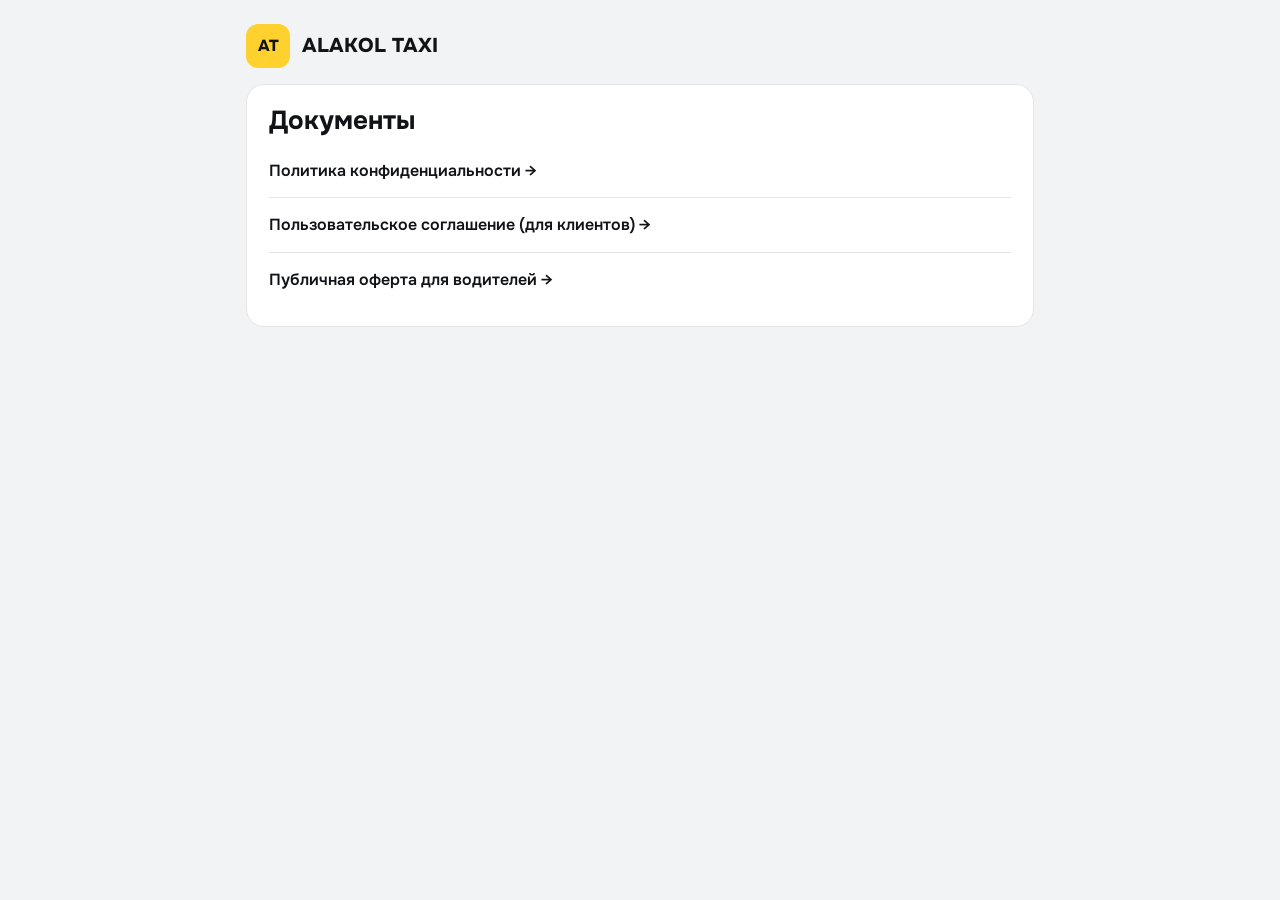
<file: legal/index.html>
<!doctype html>
<html lang="ru">
<head>
<meta charset="utf-8">
<meta name="viewport" content="width=device-width,initial-scale=1">
<title>ALAKOL TAXI — документы</title>
<link rel="preconnect" href="https://fonts.googleapis.com">
<link href="https://fonts.googleapis.com/css2?family=Onest:wght@400;600;800&display=swap" rel="stylesheet">
<link rel="stylesheet" href="style.css">
</head>
<body>
<div class="wrap">
  <header><div class="logo">AT</div><div class="brand">ALAKOL TAXI</div></header>
  <div class="card">
    <h1>Документы</h1>
    <nav>
      <a href="privacy.html">Политика конфиденциальности →</a>
      <a href="terms.html">Пользовательское соглашение (для клиентов) →</a>
      <a href="driver-offer.html">Публичная оферта для водителей →</a>
    </nav>
  </div>
</div>
</body>
</html>
</file>
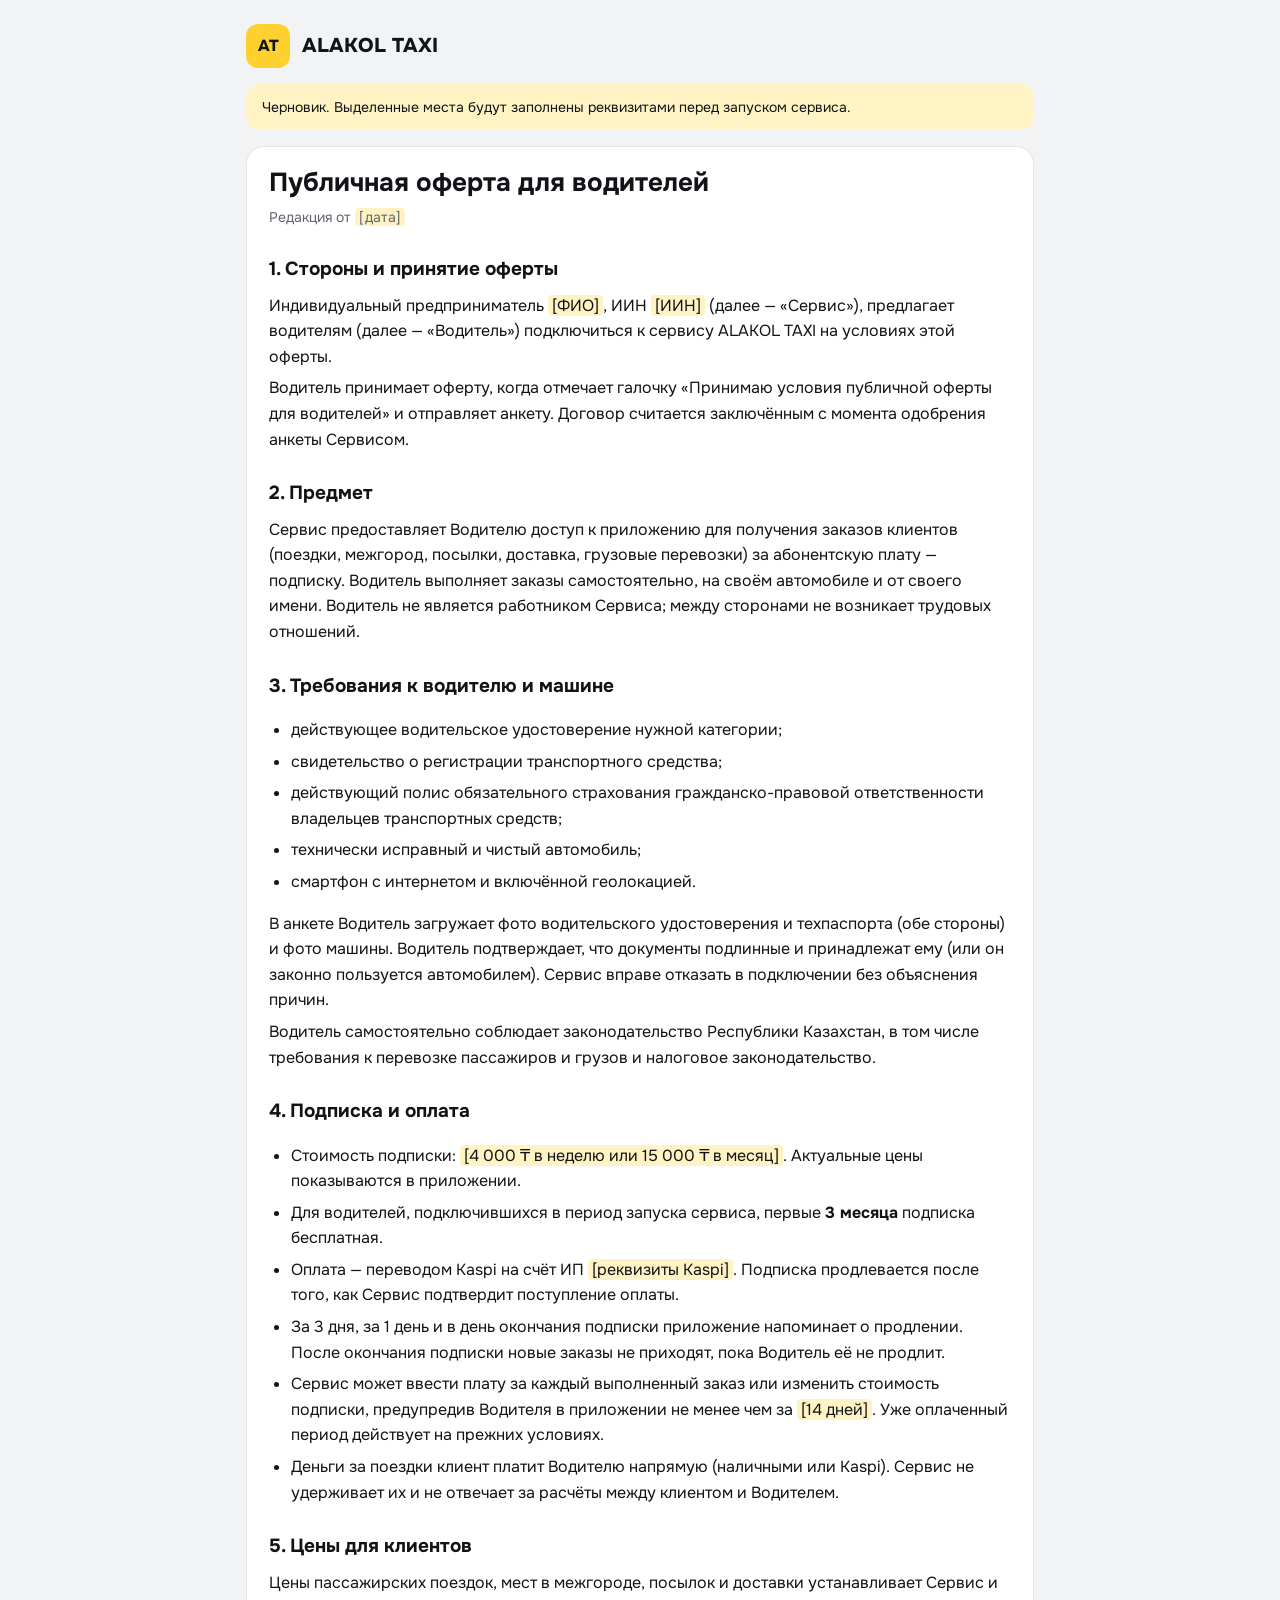
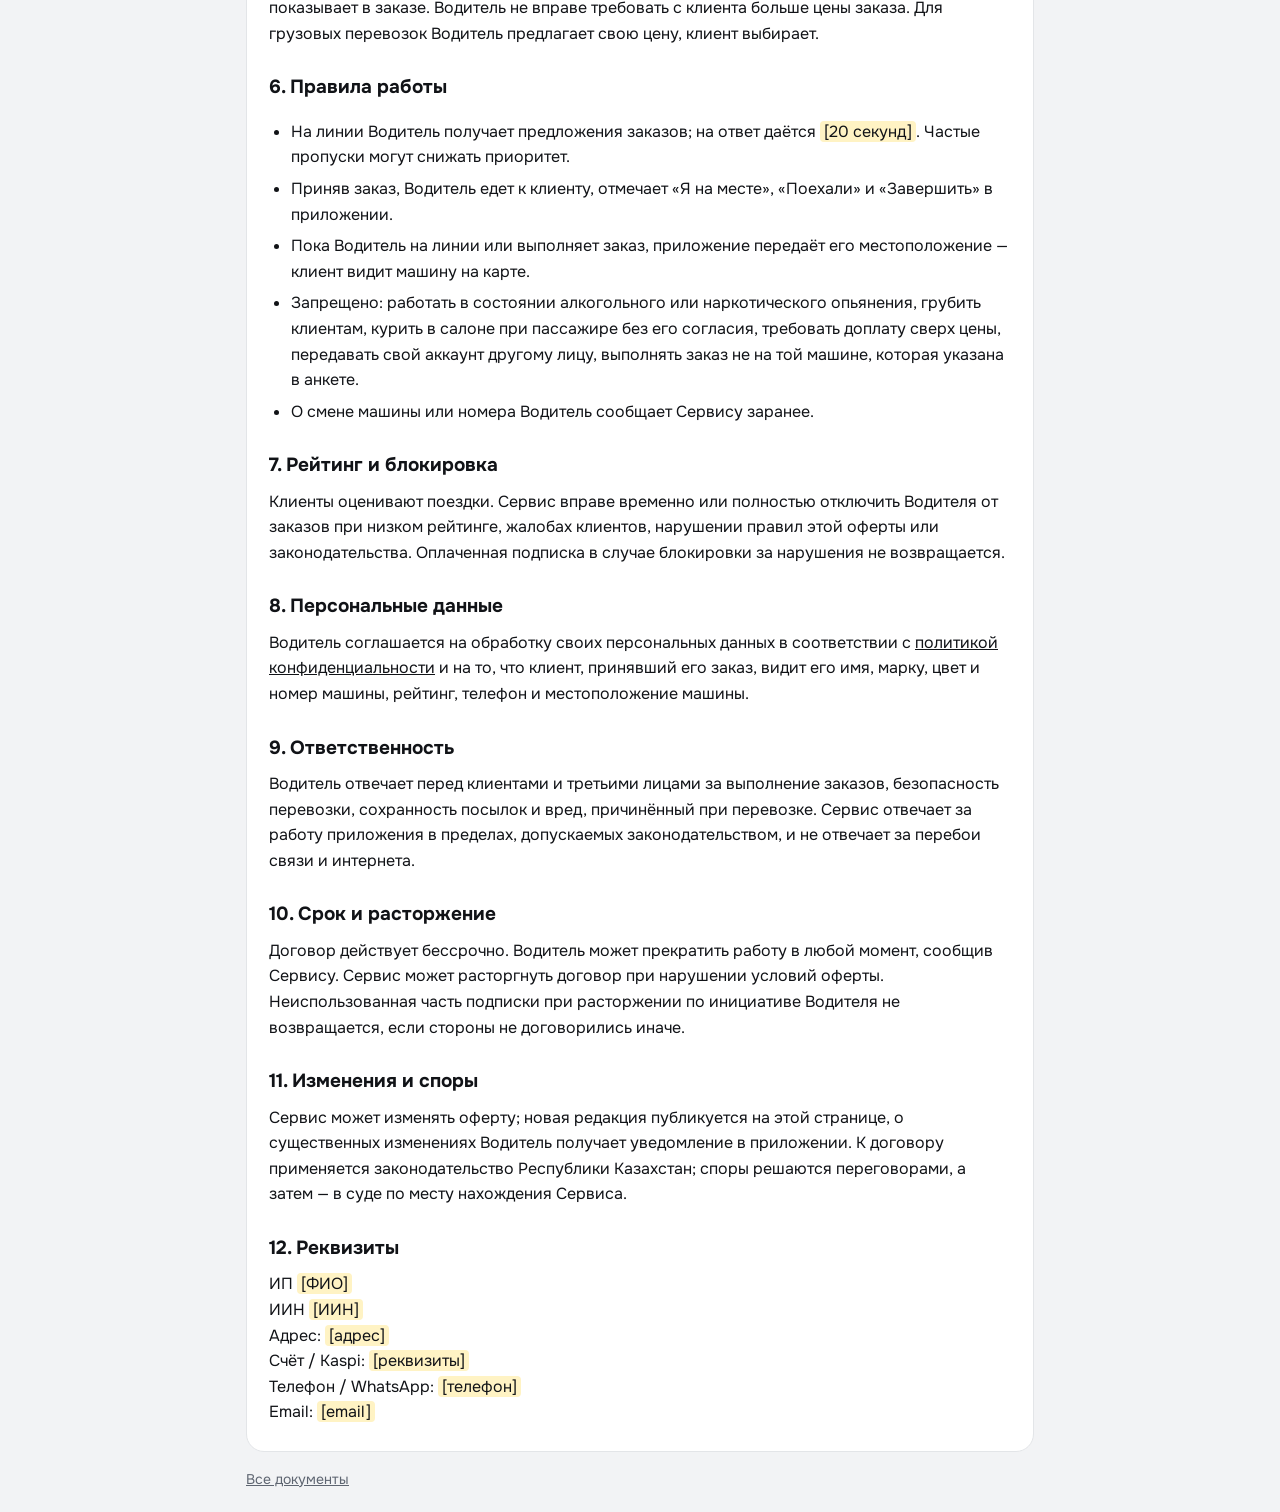
<file: legal/driver-offer.html>
<!doctype html>
<html lang="ru">
<head>
<meta charset="utf-8">
<meta name="viewport" content="width=device-width,initial-scale=1">
<title>ALAKOL TAXI — оферта для водителей</title>
<link rel="preconnect" href="https://fonts.googleapis.com">
<link href="https://fonts.googleapis.com/css2?family=Onest:wght@400;600;800&display=swap" rel="stylesheet">
<link rel="stylesheet" href="style.css">
</head>
<body>
<div class="wrap">
  <header><div class="logo">AT</div><div class="brand">ALAKOL TAXI</div></header>
  <div class="draft">Черновик. Выделенные места будут заполнены реквизитами перед запуском сервиса.</div>
  <div class="card">
    <h1>Публичная оферта для водителей</h1>
    <p class="muted">Редакция от <span class="ph">[дата]</span></p>

    <h2>1. Стороны и принятие оферты</h2>
    <p>Индивидуальный предприниматель <span class="ph">[ФИО]</span>, ИИН <span class="ph">[ИИН]</span> (далее — «Сервис»), предлагает водителям (далее — «Водитель») подключиться к сервису ALAKOL TAXI на условиях этой оферты.</p>
    <p>Водитель принимает оферту, когда отмечает галочку «Принимаю условия публичной оферты для водителей» и отправляет анкету. Договор считается заключённым с момента одобрения анкеты Сервисом.</p>

    <h2>2. Предмет</h2>
    <p>Сервис предоставляет Водителю доступ к приложению для получения заказов клиентов (поездки, межгород, посылки, доставка, грузовые перевозки) за абонентскую плату — подписку. Водитель выполняет заказы самостоятельно, на своём автомобиле и от своего имени. Водитель не является работником Сервиса; между сторонами не возникает трудовых отношений.</p>

    <h2>3. Требования к водителю и машине</h2>
    <ul>
      <li>действующее водительское удостоверение нужной категории;</li>
      <li>свидетельство о регистрации транспортного средства;</li>
      <li>действующий полис обязательного страхования гражданско-правовой ответственности владельцев транспортных средств;</li>
      <li>технически исправный и чистый автомобиль;</li>
      <li>смартфон с интернетом и включённой геолокацией.</li>
    </ul>
    <p>В анкете Водитель загружает фото водительского удостоверения и техпаспорта (обе стороны) и фото машины. Водитель подтверждает, что документы подлинные и принадлежат ему (или он законно пользуется автомобилем). Сервис вправе отказать в подключении без объяснения причин.</p>
    <p>Водитель самостоятельно соблюдает законодательство Республики Казахстан, в том числе требования к перевозке пассажиров и грузов и налоговое законодательство.</p>

    <h2>4. Подписка и оплата</h2>
    <ul>
      <li>Стоимость подписки: <span class="ph">[4 000 ₸ в неделю или 15 000 ₸ в месяц]</span>. Актуальные цены показываются в приложении.</li>
      <li>Для водителей, подключившихся в период запуска сервиса, первые <b>3 месяца</b> подписка бесплатная.</li>
      <li>Оплата — переводом Kaspi на счёт ИП <span class="ph">[реквизиты Kaspi]</span>. Подписка продлевается после того, как Сервис подтвердит поступление оплаты.</li>
      <li>За 3 дня, за 1 день и в день окончания подписки приложение напоминает о продлении. После окончания подписки новые заказы не приходят, пока Водитель её не продлит.</li>
      <li>Сервис может ввести плату за каждый выполненный заказ или изменить стоимость подписки, предупредив Водителя в приложении не менее чем за <span class="ph">[14 дней]</span>. Уже оплаченный период действует на прежних условиях.</li>
      <li>Деньги за поездки клиент платит Водителю напрямую (наличными или Kaspi). Сервис не удерживает их и не отвечает за расчёты между клиентом и Водителем.</li>
    </ul>

    <h2>5. Цены для клиентов</h2>
    <p>Цены пассажирских поездок, мест в межгороде, посылок и доставки устанавливает Сервис и показывает в заказе. Водитель не вправе требовать с клиента больше цены заказа. Для грузовых перевозок Водитель предлагает свою цену, клиент выбирает.</p>

    <h2>6. Правила работы</h2>
    <ul>
      <li>На линии Водитель получает предложения заказов; на ответ даётся <span class="ph">[20 секунд]</span>. Частые пропуски могут снижать приоритет.</li>
      <li>Приняв заказ, Водитель едет к клиенту, отмечает «Я на месте», «Поехали» и «Завершить» в приложении.</li>
      <li>Пока Водитель на линии или выполняет заказ, приложение передаёт его местоположение — клиент видит машину на карте.</li>
      <li>Запрещено: работать в состоянии алкогольного или наркотического опьянения, грубить клиентам, курить в салоне при пассажире без его согласия, требовать доплату сверх цены, передавать свой аккаунт другому лицу, выполнять заказ не на той машине, которая указана в анкете.</li>
      <li>О смене машины или номера Водитель сообщает Сервису заранее.</li>
    </ul>

    <h2>7. Рейтинг и блокировка</h2>
    <p>Клиенты оценивают поездки. Сервис вправе временно или полностью отключить Водителя от заказов при низком рейтинге, жалобах клиентов, нарушении правил этой оферты или законодательства. Оплаченная подписка в случае блокировки за нарушения не возвращается.</p>

    <h2>8. Персональные данные</h2>
    <p>Водитель соглашается на обработку своих персональных данных в соответствии с <a href="privacy.html">политикой конфиденциальности</a> и на то, что клиент, принявший его заказ, видит его имя, марку, цвет и номер машины, рейтинг, телефон и местоположение машины.</p>

    <h2>9. Ответственность</h2>
    <p>Водитель отвечает перед клиентами и третьими лицами за выполнение заказов, безопасность перевозки, сохранность посылок и вред, причинённый при перевозке. Сервис отвечает за работу приложения в пределах, допускаемых законодательством, и не отвечает за перебои связи и интернета.</p>

    <h2>10. Срок и расторжение</h2>
    <p>Договор действует бессрочно. Водитель может прекратить работу в любой момент, сообщив Сервису. Сервис может расторгнуть договор при нарушении условий оферты. Неиспользованная часть подписки при расторжении по инициативе Водителя не возвращается, если стороны не договорились иначе.</p>

    <h2>11. Изменения и споры</h2>
    <p>Сервис может изменять оферту; новая редакция публикуется на этой странице, о существенных изменениях Водитель получает уведомление в приложении. К договору применяется законодательство Республики Казахстан; споры решаются переговорами, а затем — в суде по месту нахождения Сервиса.</p>

    <h2>12. Реквизиты</h2>
    <p>ИП <span class="ph">[ФИО]</span><br>ИИН <span class="ph">[ИИН]</span><br>Адрес: <span class="ph">[адрес]</span><br>Счёт / Kaspi: <span class="ph">[реквизиты]</span><br>Телефон / WhatsApp: <span class="ph">[телефон]</span><br>Email: <span class="ph">[email]</span></p>
  </div>
  <p class="muted"><a href="index.html">Все документы</a></p>
</div>
</body>
</html>
</file>
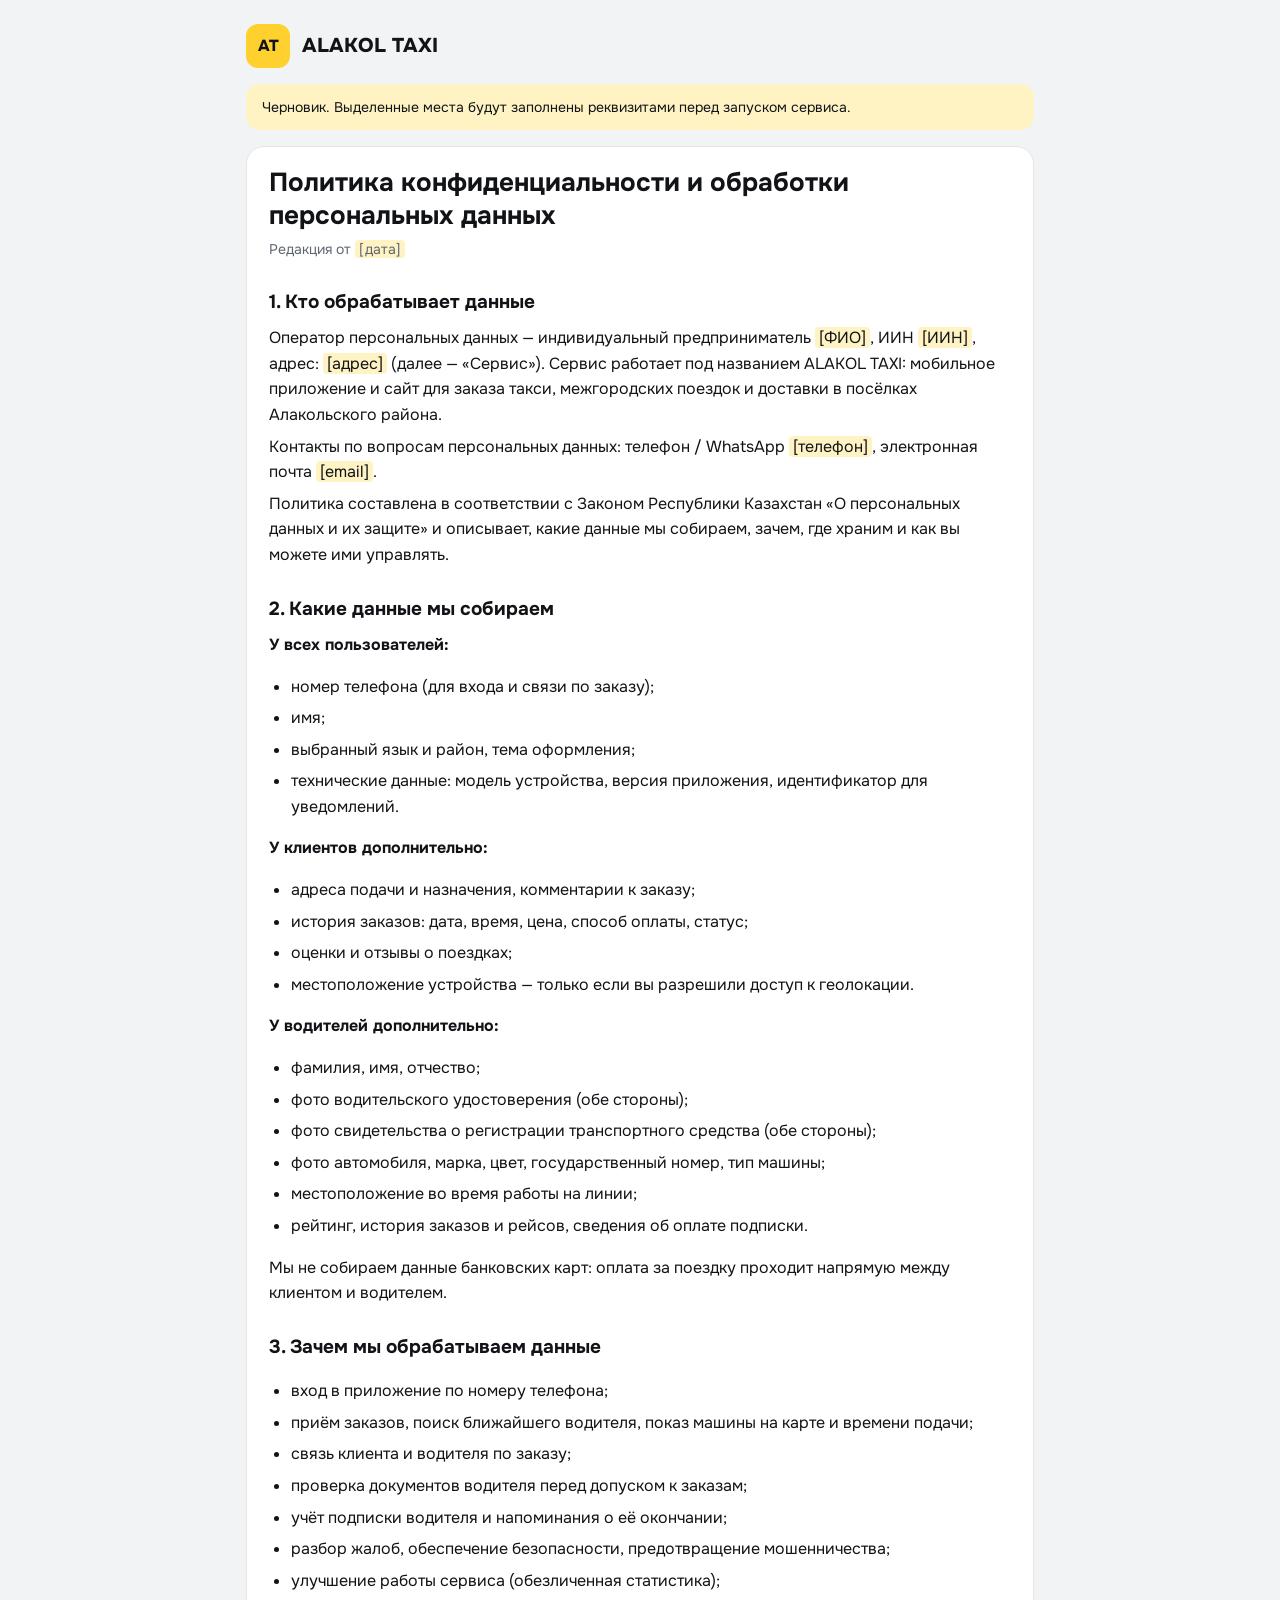
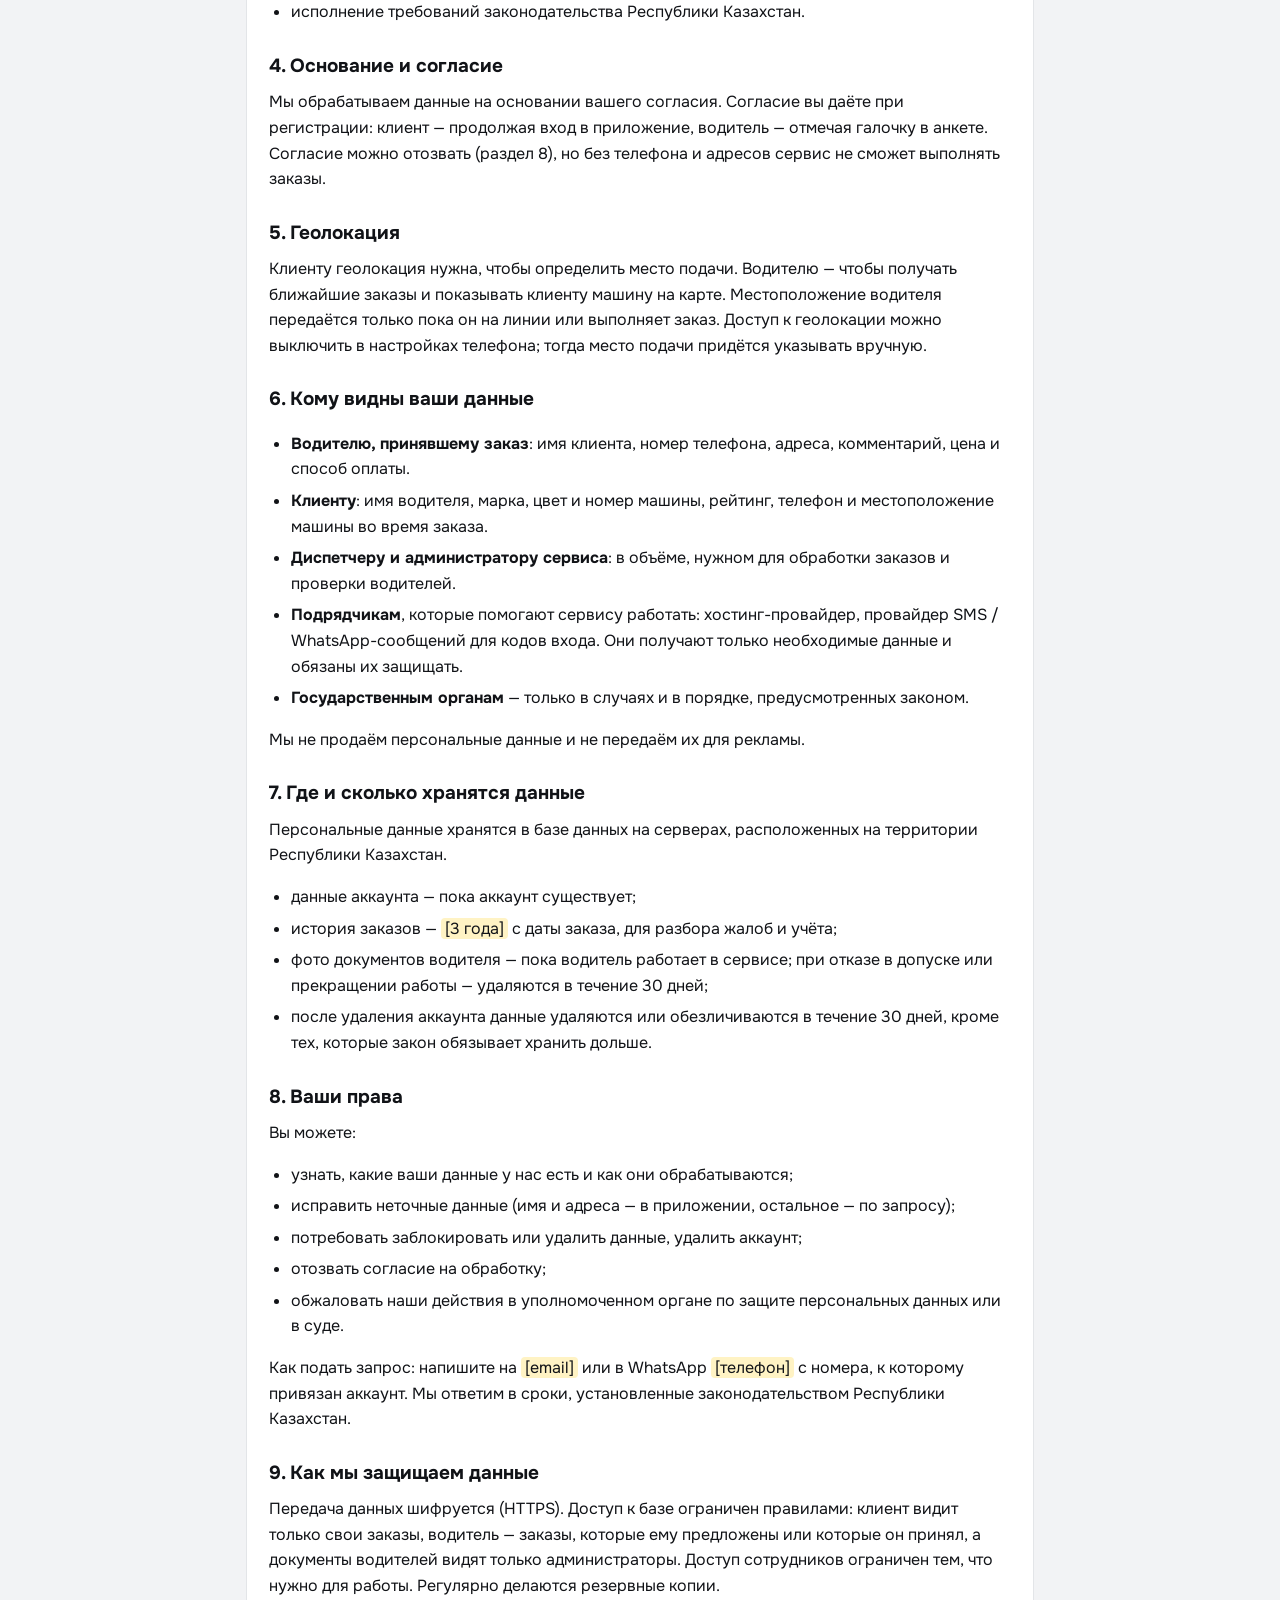
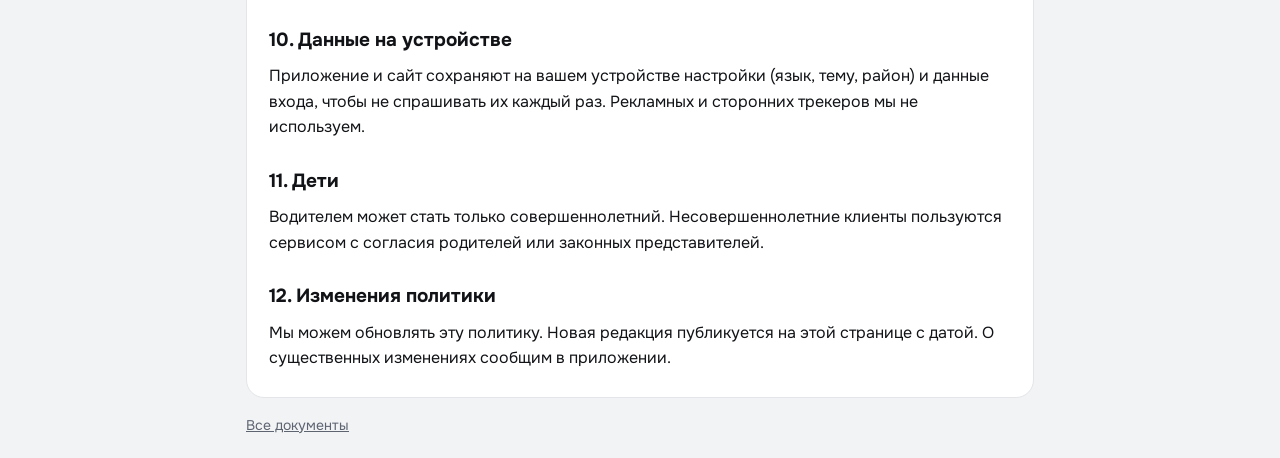
<file: legal/privacy.html>
<!doctype html>
<html lang="ru">
<head>
<meta charset="utf-8">
<meta name="viewport" content="width=device-width,initial-scale=1">
<title>ALAKOL TAXI — политика конфиденциальности</title>
<link rel="preconnect" href="https://fonts.googleapis.com">
<link href="https://fonts.googleapis.com/css2?family=Onest:wght@400;600;800&display=swap" rel="stylesheet">
<link rel="stylesheet" href="style.css">
</head>
<body>
<div class="wrap">
  <header><div class="logo">AT</div><div class="brand">ALAKOL TAXI</div></header>
  <div class="draft">Черновик. Выделенные места будут заполнены реквизитами перед запуском сервиса.</div>
  <div class="card">
    <h1>Политика конфиденциальности и обработки персональных данных</h1>
    <p class="muted">Редакция от <span class="ph">[дата]</span></p>

    <h2>1. Кто обрабатывает данные</h2>
    <p>Оператор персональных данных — индивидуальный предприниматель <span class="ph">[ФИО]</span>, ИИН <span class="ph">[ИИН]</span>, адрес: <span class="ph">[адрес]</span> (далее — «Сервис»). Сервис работает под названием ALAKOL TAXI: мобильное приложение и сайт для заказа такси, межгородских поездок и доставки в посёлках Алакольского района.</p>
    <p>Контакты по вопросам персональных данных: телефон / WhatsApp <span class="ph">[телефон]</span>, электронная почта <span class="ph">[email]</span>.</p>
    <p>Политика составлена в соответствии с Законом Республики Казахстан «О персональных данных и их защите» и описывает, какие данные мы собираем, зачем, где храним и как вы можете ими управлять.</p>

    <h2>2. Какие данные мы собираем</h2>
    <p><b>У всех пользователей:</b></p>
    <ul>
      <li>номер телефона (для входа и связи по заказу);</li>
      <li>имя;</li>
      <li>выбранный язык и район, тема оформления;</li>
      <li>технические данные: модель устройства, версия приложения, идентификатор для уведомлений.</li>
    </ul>
    <p><b>У клиентов дополнительно:</b></p>
    <ul>
      <li>адреса подачи и назначения, комментарии к заказу;</li>
      <li>история заказов: дата, время, цена, способ оплаты, статус;</li>
      <li>оценки и отзывы о поездках;</li>
      <li>местоположение устройства — только если вы разрешили доступ к геолокации.</li>
    </ul>
    <p><b>У водителей дополнительно:</b></p>
    <ul>
      <li>фамилия, имя, отчество;</li>
      <li>фото водительского удостоверения (обе стороны);</li>
      <li>фото свидетельства о регистрации транспортного средства (обе стороны);</li>
      <li>фото автомобиля, марка, цвет, государственный номер, тип машины;</li>
      <li>местоположение во время работы на линии;</li>
      <li>рейтинг, история заказов и рейсов, сведения об оплате подписки.</li>
    </ul>
    <p>Мы не собираем данные банковских карт: оплата за поездку проходит напрямую между клиентом и водителем.</p>

    <h2>3. Зачем мы обрабатываем данные</h2>
    <ul>
      <li>вход в приложение по номеру телефона;</li>
      <li>приём заказов, поиск ближайшего водителя, показ машины на карте и времени подачи;</li>
      <li>связь клиента и водителя по заказу;</li>
      <li>проверка документов водителя перед допуском к заказам;</li>
      <li>учёт подписки водителя и напоминания о её окончании;</li>
      <li>разбор жалоб, обеспечение безопасности, предотвращение мошенничества;</li>
      <li>улучшение работы сервиса (обезличенная статистика);</li>
      <li>исполнение требований законодательства Республики Казахстан.</li>
    </ul>

    <h2>4. Основание и согласие</h2>
    <p>Мы обрабатываем данные на основании вашего согласия. Согласие вы даёте при регистрации: клиент — продолжая вход в приложение, водитель — отмечая галочку в анкете. Согласие можно отозвать (раздел 8), но без телефона и адресов сервис не сможет выполнять заказы.</p>

    <h2>5. Геолокация</h2>
    <p>Клиенту геолокация нужна, чтобы определить место подачи. Водителю — чтобы получать ближайшие заказы и показывать клиенту машину на карте. Местоположение водителя передаётся только пока он на линии или выполняет заказ. Доступ к геолокации можно выключить в настройках телефона; тогда место подачи придётся указывать вручную.</p>

    <h2>6. Кому видны ваши данные</h2>
    <ul>
      <li><b>Водителю, принявшему заказ</b>: имя клиента, номер телефона, адреса, комментарий, цена и способ оплаты.</li>
      <li><b>Клиенту</b>: имя водителя, марка, цвет и номер машины, рейтинг, телефон и местоположение машины во время заказа.</li>
      <li><b>Диспетчеру и администратору сервиса</b>: в объёме, нужном для обработки заказов и проверки водителей.</li>
      <li><b>Подрядчикам</b>, которые помогают сервису работать: хостинг-провайдер, провайдер SMS / WhatsApp-сообщений для кодов входа. Они получают только необходимые данные и обязаны их защищать.</li>
      <li><b>Государственным органам</b> — только в случаях и в порядке, предусмотренных законом.</li>
    </ul>
    <p>Мы не продаём персональные данные и не передаём их для рекламы.</p>

    <h2>7. Где и сколько хранятся данные</h2>
    <p>Персональные данные хранятся в базе данных на серверах, расположенных на территории Республики Казахстан.</p>
    <ul>
      <li>данные аккаунта — пока аккаунт существует;</li>
      <li>история заказов — <span class="ph">[3 года]</span> с даты заказа, для разбора жалоб и учёта;</li>
      <li>фото документов водителя — пока водитель работает в сервисе; при отказе в допуске или прекращении работы — удаляются в течение 30 дней;</li>
      <li>после удаления аккаунта данные удаляются или обезличиваются в течение 30 дней, кроме тех, которые закон обязывает хранить дольше.</li>
    </ul>

    <h2>8. Ваши права</h2>
    <p>Вы можете:</p>
    <ul>
      <li>узнать, какие ваши данные у нас есть и как они обрабатываются;</li>
      <li>исправить неточные данные (имя и адреса — в приложении, остальное — по запросу);</li>
      <li>потребовать заблокировать или удалить данные, удалить аккаунт;</li>
      <li>отозвать согласие на обработку;</li>
      <li>обжаловать наши действия в уполномоченном органе по защите персональных данных или в суде.</li>
    </ul>
    <p>Как подать запрос: напишите на <span class="ph">[email]</span> или в WhatsApp <span class="ph">[телефон]</span> с номера, к которому привязан аккаунт. Мы ответим в сроки, установленные законодательством Республики Казахстан.</p>

    <h2>9. Как мы защищаем данные</h2>
    <p>Передача данных шифруется (HTTPS). Доступ к базе ограничен правилами: клиент видит только свои заказы, водитель — заказы, которые ему предложены или которые он принял, а документы водителей видят только администраторы. Доступ сотрудников ограничен тем, что нужно для работы. Регулярно делаются резервные копии.</p>

    <h2>10. Данные на устройстве</h2>
    <p>Приложение и сайт сохраняют на вашем устройстве настройки (язык, тему, район) и данные входа, чтобы не спрашивать их каждый раз. Рекламных и сторонних трекеров мы не используем.</p>

    <h2>11. Дети</h2>
    <p>Водителем может стать только совершеннолетний. Несовершеннолетние клиенты пользуются сервисом с согласия родителей или законных представителей.</p>

    <h2>12. Изменения политики</h2>
    <p>Мы можем обновлять эту политику. Новая редакция публикуется на этой странице с датой. О существенных изменениях сообщим в приложении.</p>
  </div>
  <p class="muted"><a href="index.html">Все документы</a></p>
</div>
</body>
</html>
</file>
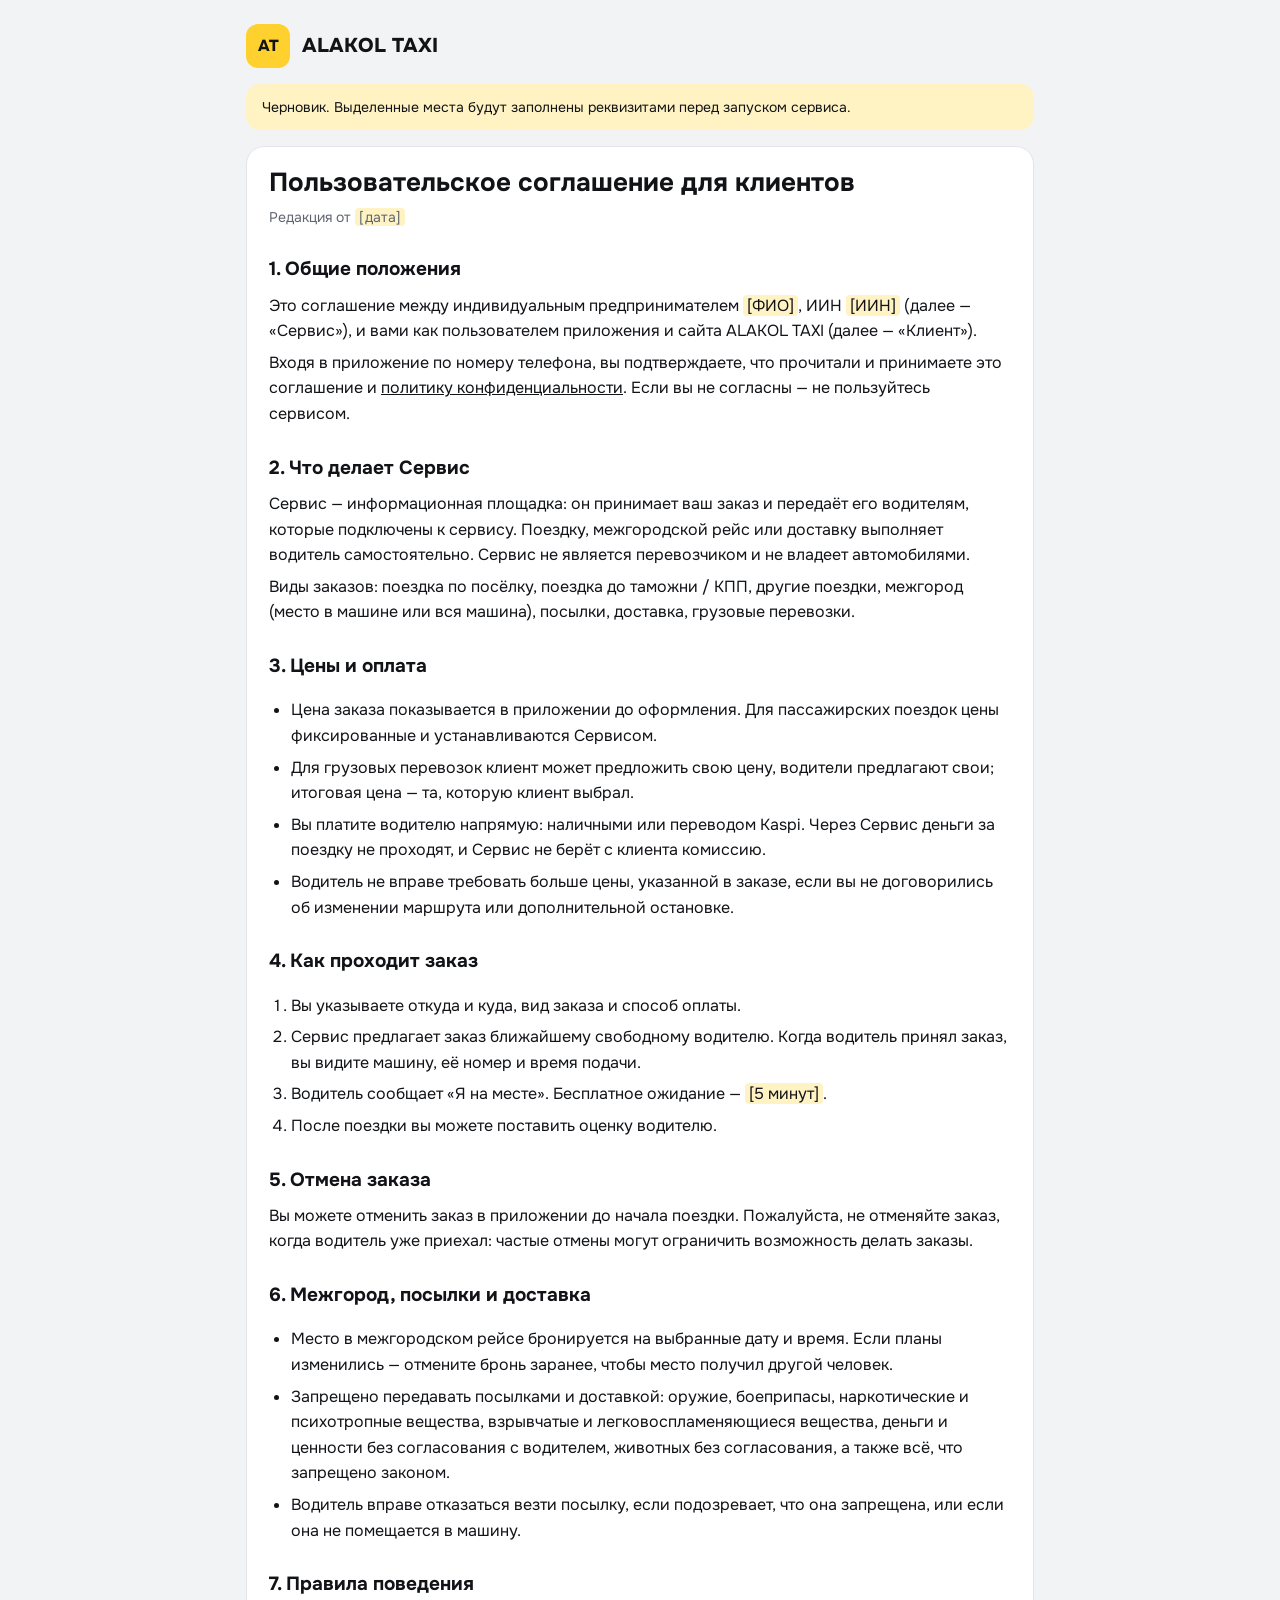
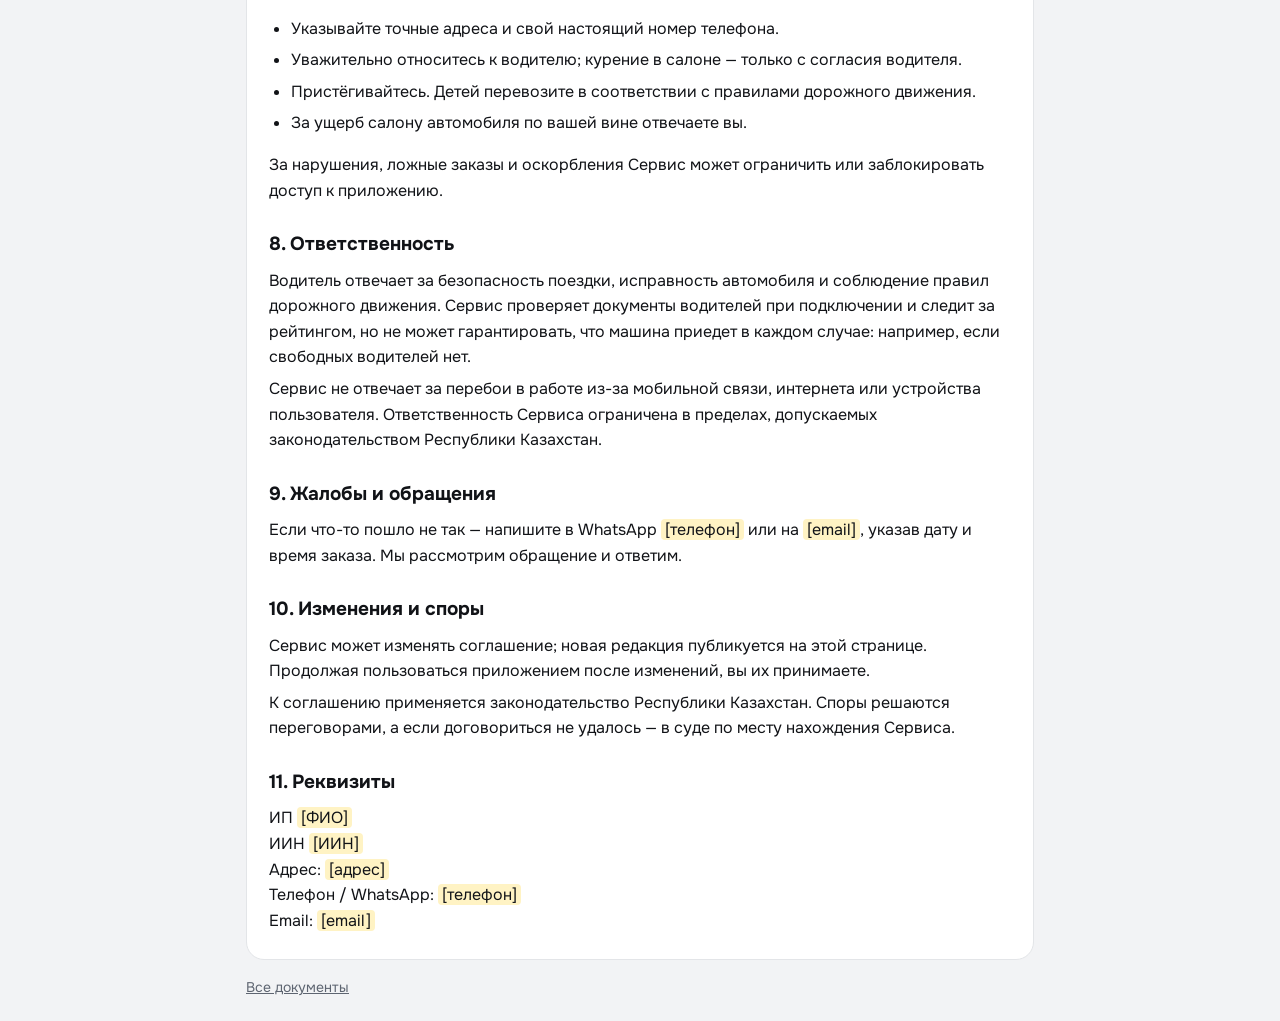
<file: legal/terms.html>
<!doctype html>
<html lang="ru">
<head>
<meta charset="utf-8">
<meta name="viewport" content="width=device-width,initial-scale=1">
<title>ALAKOL TAXI — пользовательское соглашение</title>
<link rel="preconnect" href="https://fonts.googleapis.com">
<link href="https://fonts.googleapis.com/css2?family=Onest:wght@400;600;800&display=swap" rel="stylesheet">
<link rel="stylesheet" href="style.css">
</head>
<body>
<div class="wrap">
  <header><div class="logo">AT</div><div class="brand">ALAKOL TAXI</div></header>
  <div class="draft">Черновик. Выделенные места будут заполнены реквизитами перед запуском сервиса.</div>
  <div class="card">
    <h1>Пользовательское соглашение для клиентов</h1>
    <p class="muted">Редакция от <span class="ph">[дата]</span></p>

    <h2>1. Общие положения</h2>
    <p>Это соглашение между индивидуальным предпринимателем <span class="ph">[ФИО]</span>, ИИН <span class="ph">[ИИН]</span> (далее — «Сервис»), и вами как пользователем приложения и сайта ALAKOL TAXI (далее — «Клиент»).</p>
    <p>Входя в приложение по номеру телефона, вы подтверждаете, что прочитали и принимаете это соглашение и <a href="privacy.html">политику конфиденциальности</a>. Если вы не согласны — не пользуйтесь сервисом.</p>

    <h2>2. Что делает Сервис</h2>
    <p>Сервис — информационная площадка: он принимает ваш заказ и передаёт его водителям, которые подключены к сервису. Поездку, межгородской рейс или доставку выполняет водитель самостоятельно. Сервис не является перевозчиком и не владеет автомобилями.</p>
    <p>Виды заказов: поездка по посёлку, поездка до таможни / КПП, другие поездки, межгород (место в машине или вся машина), посылки, доставка, грузовые перевозки.</p>

    <h2>3. Цены и оплата</h2>
    <ul>
      <li>Цена заказа показывается в приложении до оформления. Для пассажирских поездок цены фиксированные и устанавливаются Сервисом.</li>
      <li>Для грузовых перевозок клиент может предложить свою цену, водители предлагают свои; итоговая цена — та, которую клиент выбрал.</li>
      <li>Вы платите водителю напрямую: наличными или переводом Kaspi. Через Сервис деньги за поездку не проходят, и Сервис не берёт с клиента комиссию.</li>
      <li>Водитель не вправе требовать больше цены, указанной в заказе, если вы не договорились об изменении маршрута или дополнительной остановке.</li>
    </ul>

    <h2>4. Как проходит заказ</h2>
    <ol>
      <li>Вы указываете откуда и куда, вид заказа и способ оплаты.</li>
      <li>Сервис предлагает заказ ближайшему свободному водителю. Когда водитель принял заказ, вы видите машину, её номер и время подачи.</li>
      <li>Водитель сообщает «Я на месте». Бесплатное ожидание — <span class="ph">[5 минут]</span>.</li>
      <li>После поездки вы можете поставить оценку водителю.</li>
    </ol>

    <h2>5. Отмена заказа</h2>
    <p>Вы можете отменить заказ в приложении до начала поездки. Пожалуйста, не отменяйте заказ, когда водитель уже приехал: частые отмены могут ограничить возможность делать заказы.</p>

    <h2>6. Межгород, посылки и доставка</h2>
    <ul>
      <li>Место в межгородском рейсе бронируется на выбранные дату и время. Если планы изменились — отмените бронь заранее, чтобы место получил другой человек.</li>
      <li>Запрещено передавать посылками и доставкой: оружие, боеприпасы, наркотические и психотропные вещества, взрывчатые и легковоспламеняющиеся вещества, деньги и ценности без согласования с водителем, животных без согласования, а также всё, что запрещено законом.</li>
      <li>Водитель вправе отказаться везти посылку, если подозревает, что она запрещена, или если она не помещается в машину.</li>
    </ul>

    <h2>7. Правила поведения</h2>
    <ul>
      <li>Указывайте точные адреса и свой настоящий номер телефона.</li>
      <li>Уважительно относитесь к водителю; курение в салоне — только с согласия водителя.</li>
      <li>Пристёгивайтесь. Детей перевозите в соответствии с правилами дорожного движения.</li>
      <li>За ущерб салону автомобиля по вашей вине отвечаете вы.</li>
    </ul>
    <p>За нарушения, ложные заказы и оскорбления Сервис может ограничить или заблокировать доступ к приложению.</p>

    <h2>8. Ответственность</h2>
    <p>Водитель отвечает за безопасность поездки, исправность автомобиля и соблюдение правил дорожного движения. Сервис проверяет документы водителей при подключении и следит за рейтингом, но не может гарантировать, что машина приедет в каждом случае: например, если свободных водителей нет.</p>
    <p>Сервис не отвечает за перебои в работе из-за мобильной связи, интернета или устройства пользователя. Ответственность Сервиса ограничена в пределах, допускаемых законодательством Республики Казахстан.</p>

    <h2>9. Жалобы и обращения</h2>
    <p>Если что-то пошло не так — напишите в WhatsApp <span class="ph">[телефон]</span> или на <span class="ph">[email]</span>, указав дату и время заказа. Мы рассмотрим обращение и ответим.</p>

    <h2>10. Изменения и споры</h2>
    <p>Сервис может изменять соглашение; новая редакция публикуется на этой странице. Продолжая пользоваться приложением после изменений, вы их принимаете.</p>
    <p>К соглашению применяется законодательство Республики Казахстан. Споры решаются переговорами, а если договориться не удалось — в суде по месту нахождения Сервиса.</p>

    <h2>11. Реквизиты</h2>
    <p>ИП <span class="ph">[ФИО]</span><br>ИИН <span class="ph">[ИИН]</span><br>Адрес: <span class="ph">[адрес]</span><br>Телефон / WhatsApp: <span class="ph">[телефон]</span><br>Email: <span class="ph">[email]</span></p>
  </div>
  <p class="muted"><a href="index.html">Все документы</a></p>
</div>
</body>
</html>
</file>
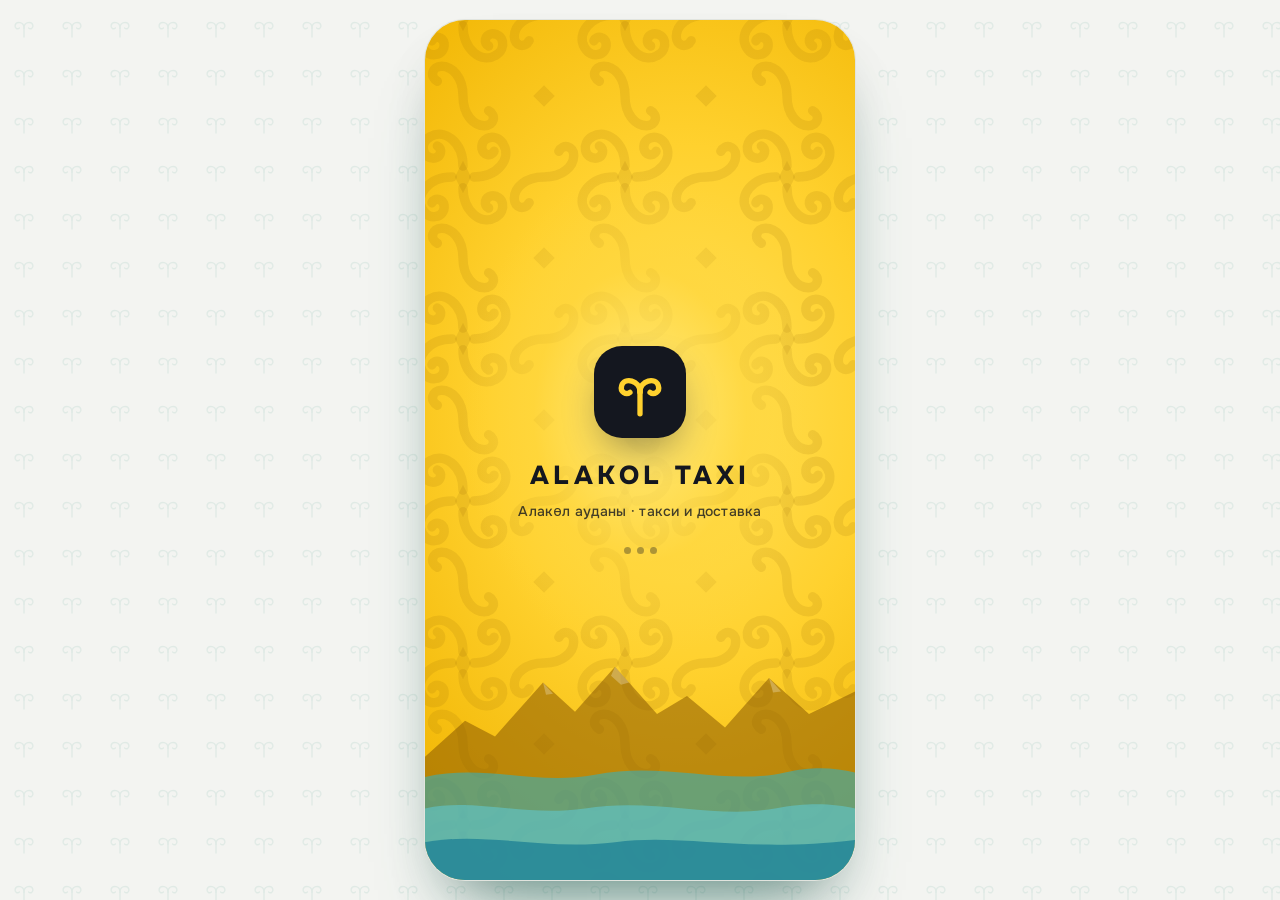
<file: reference/app-prototype.html>
<!doctype html><html lang="ru"><head><meta charset="utf-8"><meta name="viewport" content="width=device-width,initial-scale=1,viewport-fit=cover"><style>[hidden]{display:none!important}</style></head><body>
<title>ALAKOL TAXI</title>
<link rel="stylesheet" href="https://fonts.googleapis.com/css2?family=Onest:wght@400;500;600;700;800&display=swap">
<style>
/* Полноэкранное мобильное приложение: карта на весь экран, нижняя шторка, страницы выезжают поверх.
   Стиль как у Satyldy: Onest, нефрит = главное действие и деньги, золото только для звёзд, красный только для отмены и SOS. */
:root{
  --bg:#F3F4F1; --paper:#FFFFFF; --surface:#ECEEEA; --line:#E1E4DE; --line2:#CDD2CA;
  --ink:#14171F; --ink-2:#2B303A; --muted:#5E6571; --hint:#7A818C;
  --taxi:#0E7C66; --on-taxi:#FFFFFF; --taxi-press:#0B6A57; --taxi-soft:#E3F2EE; --jade-line:#9FD3C5; --ok-ink:#0A5C4C;
  --gold:#C99A2E; --danger:#D93F44; --danger-soft:#FBE9EA; --warn-soft:#FBF1DC; --warn-ink:#8A5A00;
  --seat-free:#FFFFFF; --seat-taken:#C9CED4;
  --m-bg:#EEF0EB; --m-rail:#E3E3DC; --m-sleeper:#D3D3CA; --m-railline:#A9AAA0; --m-field:#E4EBDD; --m-block:#E4E6DF;
  --m-green:#D2E6CF; --m-path:#F5F6F2; --m-house:#D8DBD2; --m-house-e:#C9CDC3; --m-road:#FFFFFF; --m-roadcase:#D7DBD4;
  --m-label:#6E7480; --m-halo:#FFFFFF; --m-poi:#2A2E35;
  --sh-1:0 1px 2px rgba(20,23,31,.06),0 6px 16px -8px rgba(20,23,31,.18);
  --sh-2:0 1px 2px rgba(20,23,31,.06),0 12px 32px -14px rgba(20,23,31,.30);
  --sh-3:0 -12px 40px -14px rgba(20,23,31,.28);
  --sh-cta:0 12px 26px -12px rgba(14,124,102,.65);
  --font:"Onest", system-ui, -apple-system, "Segoe UI", Roboto, sans-serif; --ease:cubic-bezier(.22,.9,.3,1);
  color-scheme:light;
}
@media (prefers-color-scheme:dark){:root:not([data-theme="light"]){
  --bg:#0F1115; --paper:#181B21; --surface:#1F232A; --line:#2A2F37; --line2:#39404A;
  --ink:#F2F4F7; --ink-2:#D5DAE1; --muted:#A3ABB6; --hint:#8A93A0;
  --taxi:#2DB896; --on-taxi:#06231C; --taxi-press:#25A385; --taxi-soft:#12302A; --jade-line:#24614F; --ok-ink:#7FDCC4;
  --gold:#E2B04A; --danger:#F2555A; --danger-soft:#3A1C1E; --warn-soft:#2E2412; --warn-ink:#E9B85C;
  --seat-free:#262B33; --seat-taken:#3A404A;
  --m-bg:#13161B; --m-rail:#181B20; --m-sleeper:#252930; --m-railline:#3A404A; --m-field:#141A16; --m-block:#1A1E24;
  --m-green:#16281E; --m-path:#20252C; --m-house:#252A32; --m-house-e:#2E343D; --m-road:#2B3139; --m-roadcase:#20252B;
  --m-label:#8C94A0; --m-halo:#13161B; --m-poi:#E6E9ED;
  --sh-1:0 1px 2px rgba(0,0,0,.4),0 6px 16px -8px rgba(0,0,0,.6);
  --sh-2:0 1px 2px rgba(0,0,0,.4),0 12px 32px -14px rgba(0,0,0,.75);
  --sh-3:0 -12px 40px -14px rgba(0,0,0,.7);
  --sh-cta:0 12px 26px -12px rgba(45,184,150,.45);
  color-scheme:dark}}
:root[data-theme="dark"]{
  --bg:#0F1115; --paper:#181B21; --surface:#1F232A; --line:#2A2F37; --line2:#39404A;
  --ink:#F2F4F7; --ink-2:#D5DAE1; --muted:#A3ABB6; --hint:#8A93A0;
  --taxi:#2DB896; --on-taxi:#06231C; --taxi-press:#25A385; --taxi-soft:#12302A; --jade-line:#24614F; --ok-ink:#7FDCC4;
  --gold:#E2B04A; --danger:#F2555A; --danger-soft:#3A1C1E; --warn-soft:#2E2412; --warn-ink:#E9B85C;
  --seat-free:#262B33; --seat-taken:#3A404A;
  --m-bg:#13161B; --m-rail:#181B20; --m-sleeper:#252930; --m-railline:#3A404A; --m-field:#141A16; --m-block:#1A1E24;
  --m-green:#16281E; --m-path:#20252C; --m-house:#252A32; --m-house-e:#2E343D; --m-road:#2B3139; --m-roadcase:#20252B;
  --m-label:#8C94A0; --m-halo:#13161B; --m-poi:#E6E9ED;
  --sh-1:0 1px 2px rgba(0,0,0,.4),0 6px 16px -8px rgba(0,0,0,.6);
  --sh-2:0 1px 2px rgba(0,0,0,.4),0 12px 32px -14px rgba(0,0,0,.75);
  --sh-3:0 -12px 40px -14px rgba(0,0,0,.7);
  --sh-cta:0 12px 26px -12px rgba(45,184,150,.45);
  color-scheme:dark}

*{box-sizing:border-box;-webkit-tap-highlight-color:transparent}
[hidden]{display:none!important}
html,body{height:100%;background:var(--bg);color:var(--ink)}
body{font-family:var(--font);margin:0;-webkit-font-smoothing:antialiased;overflow:hidden;line-height:1.4}
button{font:inherit;color:inherit;cursor:pointer;border:0;background:none;padding:0}
input,textarea{font:inherit;color:var(--ink)}
:focus-visible{outline:2px solid var(--taxi);outline-offset:3px}
h1,h2,h3{margin:0;text-wrap:balance;letter-spacing:-.03em}
.num{font-variant-numeric:tabular-nums}

.stage{position:relative;height:100%;display:flex;justify-content:center;align-items:center;overflow:hidden}
.orn-bg{position:absolute;inset:0;width:100%;height:100%;opacity:.08;pointer-events:none;display:none}
.app{position:relative;width:100%;max-width:430px;height:100%;max-height:920px;overflow:hidden;background:var(--m-bg);color:var(--ink)}
@media (min-width:600px){.orn-bg{display:block}.app{border-radius:40px;box-shadow:0 0 0 1px var(--line),0 50px 80px -40px rgba(14,124,102,.45),0 30px 60px -30px rgba(0,0,0,.45);height:calc(100% - 40px)}}

/* ---------- карта ---------- */
#map{position:absolute;inset:0;width:100%;height:100%;touch-action:none;cursor:grab;display:block;color:#14171F}
#map.drag{cursor:grabbing}
.fab{position:absolute;width:48px;height:48px;border-radius:16px;background:var(--paper);color:var(--ink);box-shadow:var(--sh-2);display:grid;place-items:center;z-index:5;transition:transform .15s}
.fab:active{transform:scale(.94)}
.fab.menu{top:calc(14px + env(safe-area-inset-top,0px));left:14px}
.fab.loc{right:14px;color:var(--taxi)}
.zoom{position:absolute;right:14px;top:calc(14px + env(safe-area-inset-top,0px));display:flex;flex-direction:column;background:var(--paper);color:var(--ink);border-radius:16px;box-shadow:var(--sh-2);z-index:5;overflow:hidden}
.zoom button{width:48px;height:46px;display:grid;place-items:center}
.zoom button+button{border-top:1px solid var(--line)}
.brandchip{position:absolute;top:calc(18px + env(safe-area-inset-top,0px));left:50%;transform:translateX(-50%);z-index:5;display:flex;align-items:center;gap:9px;background:var(--paper);border-radius:999px;padding:6px 14px 6px 6px;box-shadow:var(--sh-1);font-weight:700;font-size:14px;letter-spacing:-.01em;white-space:nowrap;max-width:calc(100% - 140px)}
.brandchip span{overflow:hidden;text-overflow:ellipsis}
.mark{width:28px;height:28px;border-radius:9px;background:var(--taxi);color:var(--on-taxi);display:grid;place-items:center;flex:none}

/* ---------- шторка ---------- */
.sheet{position:absolute;left:0;right:0;bottom:0;z-index:6;background:var(--paper);border-radius:28px 28px 0 0;box-shadow:var(--sh-3);padding:8px 0 calc(16px + env(safe-area-inset-bottom,0px));max-height:72%;overflow-y:auto}
.grab{width:40px;height:5px;border-radius:3px;background:var(--line2);margin:0 auto 12px}
.panel{display:flex;flex-direction:column;gap:14px;animation:pin .35s var(--ease)}
@keyframes pin{from{opacity:0;transform:translateY(8px)}}
.px{padding-left:16px;padding-right:16px}
.where{display:flex;align-items:center;gap:12px;width:100%;min-height:58px;background:var(--surface);border-radius:18px;padding:0 16px;text-align:left;transition:background .15s}
.where:active{background:var(--line)}
.where .sq{width:12px;height:12px;border-radius:4px;background:var(--taxi);flex:none;box-shadow:0 0 0 4px var(--taxi-soft)}
.where b{font-size:19px;font-weight:700;letter-spacing:-.02em;flex:1;min-width:0;white-space:nowrap;overflow:hidden;text-overflow:ellipsis}
.where.set b{font-weight:600}
.where small{font-size:13px;color:var(--muted);font-weight:600;white-space:nowrap}
.chips{display:flex;gap:8px;overflow-x:auto;padding:0 16px;scrollbar-width:none}
.chips::-webkit-scrollbar,.tariffs::-webkit-scrollbar,.dates::-webkit-scrollbar{display:none}
.chip{flex:none;display:flex;align-items:center;gap:8px;min-height:40px;padding:0 14px 0 6px;border-radius:999px;background:var(--paper);border:1px solid var(--line);font-size:14px;font-weight:600}
.chip .ci{width:28px;height:28px;border-radius:50%;display:grid;place-items:center;flex:none}
.tariffs{display:flex;gap:8px;overflow-x:auto;padding:2px 16px 6px;scroll-snap-type:x mandatory;scrollbar-width:none}
.tariff{position:relative;flex:none;width:122px;scroll-snap-align:start;border-radius:20px;background:var(--surface);padding:10px 10px 12px;text-align:left;display:flex;flex-direction:column;gap:1px;border:2px solid transparent;transition:background .2s,border-color .2s,transform .15s}
.tariff:active{transform:scale(.97)}
.tariff svg{width:100px;height:48px;margin:0 0 4px -4px;overflow:visible}
.tariff b{font-size:15px;font-weight:700;letter-spacing:-.01em}
.tariff span{font-size:16px;font-weight:800;letter-spacing:-.02em;font-variant-numeric:tabular-nums}
.tariff small{font-size:12px;color:var(--muted);font-weight:500}
.tariff[aria-pressed="true"]{background:var(--paper);border-color:var(--taxi);box-shadow:var(--sh-1)}
.tariff[aria-pressed="true"]::after{content:"";position:absolute;top:9px;right:9px;width:20px;height:20px;border-radius:50%;background:var(--taxi) url("data:image/svg+xml,%3Csvg xmlns='http://www.w3.org/2000/svg' viewBox='0 0 24 24' fill='none' stroke='white' stroke-width='3.4' stroke-linecap='round' stroke-linejoin='round'%3E%3Cpath d='M6 12.5l4 4 8-9'/%3E%3C/svg%3E") center/12px no-repeat}
.row-opts{display:flex;gap:8px}
.opt{flex:1;display:flex;align-items:center;gap:10px;min-height:50px;border-radius:16px;background:var(--surface);padding:0 12px;font-size:14px;font-weight:600;text-align:left;min-width:0}
.opt span{flex:1;min-width:0;white-space:nowrap;overflow:hidden;text-overflow:ellipsis}
.kaspi{width:22px;height:22px;border-radius:6px;background:#F14635;color:#fff;font-size:12px;font-weight:800;display:grid;place-items:center;flex:none}
.cta{display:flex;align-items:center;justify-content:center;gap:10px;width:100%;min-height:58px;border-radius:18px;background:var(--taxi);color:var(--on-taxi);font-size:17px;font-weight:700;letter-spacing:-.01em;box-shadow:var(--sh-cta);transition:filter .2s,transform .12s}
.cta:hover{filter:brightness(1.06)}
.cta:active{transform:scale(.98)}
.cta small{font-weight:600;font-size:14px;opacity:.8}
.cta.ink{background:var(--ink);color:var(--paper);box-shadow:none}
.cta.soft{background:var(--surface);color:var(--ink);box-shadow:none}
.cta:disabled{opacity:.45;cursor:not-allowed;box-shadow:none}

/* поиск машины */
.seek{display:flex;align-items:center;gap:14px}
.radar{width:54px;height:54px;border-radius:50%;background:var(--taxi-soft);color:var(--taxi);display:grid;place-items:center;position:relative;flex:none}
.radar::before,.radar::after{content:"";position:absolute;inset:0;border-radius:50%;border:2px solid var(--taxi);animation:wave 1.8s infinite}
.radar::after{animation-delay:.9s}
@keyframes wave{from{transform:scale(1);opacity:.8}to{transform:scale(1.9);opacity:0}}
.seek h2{font-size:22px;font-weight:800}
.seek p{margin:3px 0 0;color:var(--muted);font-size:14px}
.bar{height:6px;border-radius:3px;background:var(--surface);overflow:hidden}
.bar i{display:block;height:100%;width:0;background:var(--taxi);border-radius:3px}
.bar.indet i{width:35%;animation:indet 1.3s ease-in-out infinite}
@keyframes indet{0%{transform:translateX(-100%)}100%{transform:translateX(290%)}}

/* машина едет */
.eta-head{display:flex;justify-content:space-between;align-items:flex-start;gap:12px}
.eta-head h2{font-size:24px;font-weight:800}
.eta-head p{margin:4px 0 0;color:var(--muted);font-size:14px;font-weight:500}
.plate{display:flex;align-items:stretch;border:2px solid #14171F;border-radius:7px;overflow:hidden;background:#fff;color:#14171F;flex:none;height:34px}
.plate .kz{background:#00A3C4;color:#fff;font-size:9px;font-weight:800;display:flex;flex-direction:column;align-items:center;justify-content:center;padding:0 4px;line-height:1.1}
.plate b{font-size:16px;font-weight:800;letter-spacing:.04em;padding:0 8px;display:flex;align-items:center;font-variant-numeric:tabular-nums;white-space:nowrap}
.drv-row{display:flex;align-items:center;gap:12px}
.ava{width:50px;height:50px;border-radius:50%;background:var(--taxi-soft);color:var(--taxi);display:grid;place-items:center;font-weight:800;font-size:19px;flex:none;position:relative}
.ava .r{position:absolute;bottom:-7px;left:50%;transform:translateX(-50%);background:var(--paper);color:var(--ink);box-shadow:var(--sh-1);border-radius:8px;font-size:11px;font-weight:700;padding:1px 6px;white-space:nowrap}
.drv-row div{flex:1;min-width:0}
.drv-row b{display:block;font-size:16px;font-weight:700}
.drv-row small{font-size:13px;color:var(--muted)}
.acts{display:grid;grid-template-columns:repeat(4,minmax(0,1fr));gap:8px}
.act{display:flex;flex-direction:column;align-items:center;gap:6px;font-size:12px;font-weight:600;color:var(--ink-2)}
.act i{width:54px;height:54px;border-radius:18px;background:var(--surface);color:var(--ink);display:grid;place-items:center;transition:transform .12s}
.act:active i{transform:scale(.94)}
.act.red{color:var(--danger)}
.act.red i{background:var(--danger-soft);color:var(--danger)}
.trip-mini{display:flex;flex-direction:column;background:var(--surface);border-radius:18px;padding:6px 14px;position:relative}
.trip-mini div{display:flex;align-items:center;gap:12px;min-height:44px;font-size:15px;font-weight:600;min-width:0}
.trip-mini div+div{border-top:1px solid var(--line)}
.trip-mini span{flex:1;min-width:0;white-space:nowrap;overflow:hidden;text-overflow:ellipsis}
.trip-mini em{font-style:normal;color:var(--muted);font-size:14px;font-weight:500}
.d1{width:10px;height:10px;border-radius:50%;background:var(--ink);flex:none}
.d2{width:10px;height:10px;border-radius:3px;background:var(--taxi);flex:none;box-shadow:0 0 0 3px var(--taxi-soft)}
.wait{display:flex;align-items:center;justify-content:space-between;gap:12px;background:var(--taxi-soft);color:var(--ok-ink);border:1px solid var(--jade-line);border-radius:16px;padding:12px 14px;font-size:14px;font-weight:600}
.wait b{font-variant-numeric:tabular-nums;font-size:17px}

/* оценка */
.rate{text-align:center;display:flex;flex-direction:column;gap:14px;align-items:center}
.rate .ava{width:76px;height:76px;font-size:28px}
.rate h2{font-size:23px;font-weight:800}
.rate p{margin:0;color:var(--muted);font-size:14px}
.stars{display:flex;gap:4px}
.stars button{width:48px;height:48px;display:grid;place-items:center}
.stars svg{width:38px;height:38px;fill:var(--line2);transition:fill .15s,transform .15s}
.stars button[aria-pressed="true"] svg{fill:var(--gold)}
.stars button:active svg{transform:scale(1.15)}
.tags{display:flex;flex-wrap:wrap;gap:8px;justify-content:center}
.tag{min-height:40px;padding:0 15px;border-radius:999px;background:var(--surface);font-size:14px;font-weight:600;border:1px solid transparent}
.tag[aria-pressed="true"]{background:var(--taxi-soft);color:var(--taxi);border-color:var(--jade-line)}

/* ---------- полноэкранные страницы ---------- */
.page{position:absolute;inset:0;z-index:20;background:var(--bg);display:flex;flex-direction:column;transform:translateX(100%);transition:transform .32s var(--ease);visibility:hidden}
.page.open{transform:none;visibility:visible}
.page.up{transform:translateY(100%);background:var(--paper)}
.page.up.open{transform:none}
.bar-top{display:flex;align-items:center;gap:8px;padding:calc(10px + env(safe-area-inset-top,0px)) 12px 8px;flex:none}
.bar-top h1{font-size:21px;font-weight:800;flex:1;min-width:0}
.iconbtn{width:44px;height:44px;border-radius:14px;display:grid;place-items:center;flex:none;color:var(--ink)}
.iconbtn.bg{background:var(--paper);border:1px solid var(--line)}
.scroll{flex:1;overflow-y:auto;padding-bottom:24px}
.foot{flex:none;padding:12px 16px calc(12px + env(safe-area-inset-bottom,0px));border-top:1px solid var(--line);background:var(--paper);display:flex;align-items:center;gap:12px}
.foot .sum{flex:1;min-width:0}
.foot .sum small{display:block;font-size:13px;color:var(--muted);font-weight:500}
.foot .sum b{font-size:21px;font-weight:800;letter-spacing:-.02em;font-variant-numeric:tabular-nums}
.foot .cta{width:auto;flex:1.4;font-size:16px;min-height:54px}

/* поиск адреса */
.route-box{margin:0 16px;background:var(--surface);border-radius:20px;padding:4px 16px}
.route-box label{display:flex;align-items:center;gap:12px;min-height:54px}
.route-box label+label{border-top:1px solid var(--line)}
.route-box input{flex:1;min-width:0;border:0;background:transparent;font-size:17px;font-weight:600;outline:none}
.route-box input::placeholder{color:var(--hint);font-weight:500}
.list{display:flex;flex-direction:column;padding:8px 0}
.item{display:flex;align-items:center;gap:14px;min-height:66px;padding:0 16px;text-align:left;width:100%}
.item:active{background:var(--surface)}
.item .ic{width:44px;height:44px;border-radius:14px;display:grid;place-items:center;flex:none}
.item div{flex:1;min-width:0;border-bottom:1px solid var(--line);min-height:66px;display:flex;flex-direction:column;justify-content:center}
.item b{font-size:16px;font-weight:600}
.item small{font-size:13px;color:var(--muted)}
.item em{font-style:normal;font-size:13px;color:var(--muted);font-weight:600;flex:none;font-variant-numeric:tabular-nums}
.from-row{display:flex;align-items:center;gap:10px;width:100%;min-height:40px;padding:0 4px;text-align:left;font-size:14px;color:var(--ink-2)}
.from-row span{flex:1;min-width:0;white-space:nowrap;overflow:hidden;text-overflow:ellipsis;font-weight:600}
.from-row small{color:var(--taxi);font-weight:700;font-size:13px}
.route-box label.active{box-shadow:inset 3px 0 0 var(--taxi)}
.pick-row{display:flex;align-items:center;gap:14px;width:calc(100% - 32px);margin:10px 16px 0;min-height:56px;padding:0 14px;border-radius:16px;background:var(--taxi-soft);color:var(--ok-ink);text-align:left;border:1px solid var(--jade-line)}
.pick-row b{display:block;font-size:15px;font-weight:700}
.pick-row small{font-size:12.5px;opacity:.85}
.item b mark{background:none;color:var(--taxi);font-weight:800}
.item .tag-st{font-size:11px;font-weight:700;color:var(--muted);background:var(--surface);border-radius:6px;padding:2px 6px;margin-left:6px;vertical-align:1px}
.empty{padding:22px 16px;color:var(--muted);line-height:1.5}
.center-pin{position:absolute;left:50%;top:50%;z-index:4;transform:translate(-50%,-100%);pointer-events:none;transition:transform .15s}
.center-pin.lift{transform:translate(-50%,-112%)}
.center-pin .shadow{position:absolute;left:50%;bottom:-4px;width:14px;height:6px;margin-left:-7px;border-radius:50%;background:rgba(0,0,0,.28)}
.pick-head{display:flex;align-items:center;gap:12px}
.pick-head div{flex:1;min-width:0}
.pick-head small{display:block;font-size:12.5px;color:var(--muted);font-weight:500}
.pick-head b{display:block;font-size:20px;font-weight:800;letter-spacing:-.02em;white-space:nowrap;overflow:hidden;text-overflow:ellipsis}
.pick-head span{display:block;font-size:13px;color:var(--taxi);font-weight:600}
.sec-t{font-size:12px;font-weight:700;color:var(--taxi);padding:16px 16px 2px;letter-spacing:.08em;text-transform:uppercase}

/* межгород */
.hero{position:relative;overflow:hidden;margin:4px 16px 0;border-radius:24px;background:#14171F;color:#F2F4F7;padding:18px;display:flex;flex-direction:column;gap:14px;border:1px solid var(--line)}
.hero .orn{position:absolute;inset:0;width:100%;height:100%;opacity:.12;pointer-events:none}
.hero>*:not(.orn){position:relative}
.hero .line{display:grid;grid-template-columns:auto 1fr auto;gap:10px;align-items:center}
.hero .line b{font-size:17px;font-weight:700}
.hero .line small{display:block;font-size:12px;color:#A3ABB6;font-weight:500}
.hero .line .r{text-align:right}
.hero svg.way{width:100%;height:24px}
.hero .meta{display:flex;gap:6px;flex-wrap:wrap}
.hero .meta span{background:rgba(127,220,196,.12);color:#9BE5D1;border-radius:9px;padding:6px 10px;font-size:12.5px;font-weight:600}
.dates{display:flex;gap:8px;overflow-x:auto;padding:16px 16px 4px;scrollbar-width:none}
.date{flex:none;width:64px;height:70px;border-radius:18px;background:var(--paper);border:1px solid var(--line);display:flex;flex-direction:column;align-items:center;justify-content:center;gap:2px}
.date small{font-size:12px;color:var(--muted);font-weight:600}
.date b{font-size:21px;font-weight:800;letter-spacing:-.02em}
.date[aria-pressed="true"]{background:var(--taxi);border-color:var(--taxi);color:var(--on-taxi)}
.date[aria-pressed="true"] small{color:var(--on-taxi);opacity:.8}
.runs{display:flex;flex-direction:column;gap:10px;padding:12px 16px}
.run{display:flex;align-items:center;gap:14px;border-radius:20px;background:var(--paper);border:2px solid var(--line);padding:14px;text-align:left;width:100%;transition:border-color .2s}
.run[aria-pressed="true"]{border-color:var(--taxi);box-shadow:var(--sh-1)}
.run .t{font-size:22px;font-weight:800;letter-spacing:-.02em;font-variant-numeric:tabular-nums;width:66px;flex:none}
.run div{flex:1;min-width:0}
.run div b{display:block;font-size:15px;font-weight:600}
.run div small{font-size:13px;color:var(--muted)}
.run .free{font-size:12.5px;font-weight:700;padding:6px 9px;border-radius:9px;background:var(--taxi-soft);color:var(--ok-ink);flex:none}
.run .free.low{background:var(--warn-soft);color:var(--warn-ink)}
.seatmap{margin:4px 16px 0;border-radius:24px;background:var(--paper);border:1px solid var(--line);padding:16px;display:flex;gap:16px;align-items:center}
.car-top{position:relative;width:140px;height:230px;flex:none}
.car-top svg{position:absolute;inset:0;width:100%;height:100%}
.car-top .body{fill:var(--surface);stroke:var(--line2)}
.seat{position:absolute;width:44px;height:48px;border-radius:12px;background:var(--seat-free);box-shadow:inset 0 0 0 2px var(--line2);display:grid;place-items:center;font-size:12px;font-weight:800;color:var(--muted);transition:background .15s}
.seat.taken{background:var(--seat-taken);box-shadow:none;color:var(--paper);cursor:not-allowed}
.seat.drv{background:var(--ink-2);color:var(--paper);box-shadow:none;cursor:default;font-size:10px}
.seat[aria-pressed="true"]{background:var(--taxi);box-shadow:none;color:var(--on-taxi)}
.legend{display:flex;flex-direction:column;gap:10px;font-size:13px;font-weight:600;color:var(--ink-2)}
.legend span{display:flex;align-items:center;gap:8px}
.legend i{width:18px;height:18px;border-radius:5px;flex:none}
.legend .lg-free{background:var(--seat-free);box-shadow:inset 0 0 0 2px var(--line2)}
.legend .lg-sel{background:var(--taxi)}
.legend .lg-taken{background:var(--seat-taken)}
.legend p{margin:4px 0 0;font-size:12.5px;color:var(--muted);line-height:1.45;font-weight:500}

/* доставка */
.seg{margin:4px 16px 0;display:grid;grid-template-columns:repeat(3,minmax(0,1fr));gap:4px;background:var(--surface);border-radius:14px;padding:4px}
.seg button{min-height:42px;border-radius:11px;font-size:13.5px;font-weight:600;color:var(--muted)}
.seg button[aria-pressed="true"]{background:var(--paper);color:var(--ink);box-shadow:var(--sh-1)}
.form{display:flex;flex-direction:column;gap:14px;padding:16px}
.field{display:flex;flex-direction:column;gap:6px}
.field>span{font-size:13.5px;font-weight:600}
.field input,.field textarea{width:100%;border:1.5px solid var(--line2);border-radius:14px;background:var(--paper);padding:14px;font-size:16px;resize:none;outline:none}
.field textarea{min-height:96px}
.field input:focus,.field textarea:focus{border-color:var(--taxi);box-shadow:0 0 0 4px var(--taxi-soft)}
.sizes{display:grid;grid-template-columns:repeat(3,minmax(0,1fr));gap:8px}
.size{border-radius:16px;background:var(--paper);padding:12px 8px;display:flex;flex-direction:column;align-items:center;gap:4px;border:2px solid var(--line)}
.size b{font-size:14px}
.size small{font-size:12px;color:var(--muted)}
.size[aria-pressed="true"]{border-color:var(--taxi);background:var(--taxi-soft)}
.note{display:flex;gap:10px;align-items:flex-start;background:var(--taxi-soft);border:1px solid var(--jade-line);color:var(--ok-ink);border-radius:14px;padding:12px 14px;font-size:13.5px;line-height:1.45;font-weight:500}

/* история */
.hist{display:flex;flex-direction:column;gap:10px;padding:8px 16px}
.h-card{border-radius:20px;background:var(--paper);border:1px solid var(--line);padding:14px;display:flex;flex-direction:column;gap:8px}
.h-card .top{display:flex;justify-content:space-between;font-size:13px;color:var(--muted);font-weight:500}
.h-card .top b{color:var(--ink);font-size:15px;font-weight:700;font-variant-numeric:tabular-nums}
.h-card .way{display:flex;align-items:center;gap:8px;font-weight:600;font-size:15px;min-width:0}
.h-card .way span{white-space:nowrap;overflow:hidden;text-overflow:ellipsis}

/* водитель: всегда тёмный экран */
.page.dark{background:#0F1115;color:#F2F4F7;--paper:#181B21;--surface:#1F232A;--line:#2A2F37;--line2:#39404A;--ink:#F2F4F7;--ink-2:#D5DAE1;--muted:#A3ABB6;--taxi:#2DB896;--on-taxi:#06231C;--taxi-soft:#12302A;--jade-line:#24614F;--ok-ink:#7FDCC4}
.page.dark .iconbtn.bg{background:#1F232A;border-color:#2A2F37;color:#fff}
.d-head{display:flex;align-items:center;justify-content:space-between;gap:12px;padding:0 16px}
.d-head small{display:block;color:#A3ABB6;font-size:13px;font-weight:500}
.d-head b{font-size:21px;font-weight:800;letter-spacing:-.02em}
.switch{display:flex;align-items:center;gap:10px;min-height:46px;border-radius:23px;padding:0 6px 0 14px;background:#1F232A;color:#fff;font-size:14px;font-weight:600}
.switch .k{width:50px;height:30px;border-radius:15px;background:#3A404A;position:relative;transition:background .2s}
.switch .k::after{content:"";position:absolute;top:3px;left:3px;width:24px;height:24px;border-radius:50%;background:#fff;transition:transform .2s var(--ease)}
.switch[aria-checked="true"] .k{background:#2DB896}
.switch[aria-checked="true"] .k::after{transform:translateX(20px)}
.earn{position:relative;overflow:hidden;margin:16px 16px 0;border-radius:24px;background:linear-gradient(150deg,rgba(127,220,196,.16),rgba(255,255,255,.03));border:1px solid rgba(127,220,196,.28);padding:18px;display:flex;flex-direction:column;gap:14px}
.earn .big small{color:#A3ABB6;font-size:13px;font-weight:500}
.earn .big b{display:block;font-size:38px;font-weight:800;letter-spacing:-.04em;line-height:1.05;font-variant-numeric:tabular-nums}
.earn .three{display:grid;grid-template-columns:repeat(3,minmax(0,1fr));gap:8px}
.earn .three div{background:rgba(255,255,255,.05);border-radius:14px;padding:10px}
.earn .three small{display:block;color:#A3ABB6;font-size:11.5px;font-weight:500}
.earn .three b{font-size:16px;font-weight:800}
.d-label{padding:22px 16px 8px;font-size:12px;font-weight:700;letter-spacing:.08em;color:#7FDCC4;text-transform:uppercase}
.offer{margin:0 16px;border-radius:24px;background:#F2F4F7;color:#14171F;padding:16px;display:flex;flex-direction:column;gap:14px;--surface:#E4E7EA;--line:#D3D8DD;--muted:#5E6571;--ink:#14171F;--taxi:#0E7C66;--on-taxi:#fff;--taxi-soft:#E3F2EE;--jade-line:#9FD3C5;--ok-ink:#0A5C4C;--paper:#fff;--ink-2:#2B303A}
.offer-h{display:flex;justify-content:space-between;align-items:center;gap:10px}
.offer-h .p{font-size:28px;font-weight:800;letter-spacing:-.03em}
.offer-h .tg{font-size:12.5px;font-weight:700;background:var(--taxi-soft);color:var(--ok-ink);border-radius:9px;padding:6px 9px}
.ring{position:relative;width:46px;height:46px;color:#14171F}
.ring svg{width:46px;height:46px;transform:rotate(-90deg)}
.ring b{position:absolute;inset:0;display:grid;place-items:center;font-size:14px;font-weight:800;font-variant-numeric:tabular-nums}
.d-acts{display:grid;grid-template-columns:1fr 1.7fr;gap:8px}
.d-acts .cta{min-height:54px;font-size:16px}
.d-run{margin:0 16px;border-radius:24px;background:#181B21;border:1px solid #2A2F37;padding:16px;display:flex;flex-direction:column;gap:12px}
.d-run .h{display:flex;justify-content:space-between;align-items:baseline}
.d-run .h b{font-size:18px;font-weight:800}
.d-run .h small{color:#A3ABB6}
.minis{display:flex;gap:6px;align-items:center}
.mini{width:28px;height:28px;border-radius:8px;background:#2DB896}
.mini.free{background:transparent;box-shadow:inset 0 0 0 2px #2DB896}
.minis span{margin-left:6px;font-weight:600;font-size:14px}
.d-run p{margin:0;color:#C3C8D0;font-size:13.5px}

/* меню */
.scrim{position:absolute;inset:0;z-index:30;background:rgba(10,12,15,.45);opacity:0;visibility:hidden;transition:opacity .25s}
.scrim.open{opacity:1;visibility:visible}
.drawer{position:absolute;top:0;bottom:0;left:0;width:84%;max-width:340px;z-index:31;background:var(--paper);transform:translateX(-102%);transition:transform .3s var(--ease);display:flex;flex-direction:column;padding:0 0 calc(16px + env(safe-area-inset-bottom,0px));overflow-y:auto}
.drawer.open{transform:none}
.me{position:relative;overflow:hidden;display:flex;align-items:center;gap:12px;padding:calc(26px + env(safe-area-inset-top,0px)) 20px 20px;background:#14171F;color:#F2F4F7}
.me .orn{position:absolute;inset:0;width:100%;height:100%;opacity:.16;pointer-events:none}
.me>*:not(.orn){position:relative}
.me .ava{background:rgba(127,220,196,.16);color:#7FDCC4}
.me b{display:block;font-size:17px;font-weight:700}
.me small{color:#A3ABB6;font-size:13px}
.menu{display:flex;flex-direction:column;padding:10px 0;flex:1}
.menu button{display:flex;align-items:center;gap:14px;min-height:56px;padding:0 20px;font-size:16px;font-weight:600;text-align:left}
.menu button:active{background:var(--surface)}
.menu .mi{width:38px;height:38px;border-radius:12px;background:var(--surface);color:var(--ink);display:grid;place-items:center;flex:none}
.menu .badge{margin-left:auto;font-size:11.5px;font-weight:700;background:var(--taxi-soft);color:var(--ok-ink);border-radius:8px;padding:3px 8px}
.theme-box{margin:0 16px 14px;padding:14px;border-radius:18px;background:var(--surface);display:flex;flex-direction:column;gap:10px}
.theme-box>span{font-size:12px;font-weight:700;letter-spacing:.08em;text-transform:uppercase;color:var(--taxi)}
.theme-box small{font-size:12.5px;color:var(--muted);line-height:1.4}
.theme-seg{display:grid;grid-template-columns:repeat(3,minmax(0,1fr));gap:4px;background:var(--paper);border:1px solid var(--line);border-radius:14px;padding:4px}
.theme-seg button{display:flex;flex-direction:column;align-items:center;justify-content:center;gap:4px;min-height:58px;border-radius:11px;font-size:13px;font-weight:600;color:var(--muted);transition:background .2s,color .2s}
.theme-seg button[aria-pressed="true"]{background:var(--taxi);color:var(--on-taxi)}
:root{transition:background-color .3s}
.demo{margin:0 20px;font-size:12px;color:var(--muted);line-height:1.5}

.toast{position:absolute;left:16px;right:16px;top:calc(76px + env(safe-area-inset-top,0px));z-index:40;background:var(--ink);color:var(--paper);border-radius:16px;padding:13px 16px;font-size:14px;font-weight:600;box-shadow:var(--sh-2);opacity:0;transform:translateY(-8px);transition:.25s var(--ease);pointer-events:none}
.toast.show{opacity:1;transform:none}

@media (prefers-reduced-motion:reduce){*,*::before,*::after{animation-duration:.01ms!important;animation-iteration-count:1!important;transition-duration:.01ms!important}}

.sub-warn{margin:14px 16px 0;border-radius:18px;background:linear-gradient(135deg,#3A2A0B,#2A1F0A);border:1px solid #6B4E14;padding:14px;display:flex;flex-direction:column;gap:10px}
.sub-warn .h{display:flex;gap:10px;align-items:flex-start}
.sub-warn .h svg{flex:none;margin-top:1px}
.sub-warn b{display:block;font-size:15px;color:#FFD98A}
.sub-warn small{display:block;font-size:13px;color:#E8D2A6;line-height:1.4}
.sub-warn.ok{background:rgba(45,184,150,.12);border-color:rgba(127,220,196,.35)}
.sub-warn.ok b{color:#7FDCC4}
.sub-warn.ok small{color:#C3E9DE}
.plans{display:grid;grid-template-columns:repeat(2,minmax(0,1fr));gap:8px}
.plan{border-radius:14px;background:rgba(255,255,255,.06);border:1.5px solid transparent;padding:10px;text-align:left;color:#fff}
.plan b{display:block;font-size:15px}
.plan small{font-size:12px;color:#C9CED6}
.plan[aria-pressed="true"]{border-color:#FFD98A;background:rgba(255,217,138,.1)}
.push{position:absolute;left:12px;right:12px;top:calc(10px + env(safe-area-inset-top,0px));z-index:30;background:rgba(32,35,42,.96);color:#fff;border-radius:18px;padding:12px 14px;display:flex;gap:10px;align-items:flex-start;box-shadow:0 12px 30px rgba(0,0,0,.4);transform:translateY(-140%);transition:transform .45s cubic-bezier(.2,.8,.2,1)}
.push.show{transform:none}
.push .ap{width:34px;height:34px;border-radius:9px;background:#2DB896;color:#06231C;display:grid;place-items:center;flex:none}
.push b{display:block;font-size:13px}
.push span{font-size:13.5px;color:#D3D8E0;line-height:1.4}

.sheet{transition:transform .34s var(--ease)}
.sheet.dragging{transition:none}
.grab-hit{padding:2px 0 4px;margin-top:-8px;cursor:grab;touch-action:none}
.grab-hit .grab{margin:8px auto 10px}
.grab-hit:focus-visible{outline:2px solid var(--taxi);outline-offset:-2px;border-radius:12px}
.fab.loc{transition:bottom .34s var(--ease)}

.place-head{display:flex;align-items:center;gap:12px}
.place-head div{flex:1;min-width:0}
.place-head b{display:block;font-size:20px;font-weight:800;letter-spacing:-.02em;white-space:nowrap;overflow:hidden;text-overflow:ellipsis}
.place-head small{display:block;font-size:13.5px;color:var(--muted)}
.pl-ic{width:48px;height:48px;border-radius:16px;display:grid;place-items:center;flex:none}
.pl-acts{display:grid;grid-template-columns:1fr 1.3fr;gap:8px}
.pl-acts .cta{min-height:54px;font-size:16px}

/* ---------- заставка ALAKOL TAXI ---------- */
.splash{position:absolute;inset:0;z-index:100;overflow:hidden;display:grid;place-items:center;background:radial-gradient(120% 80% at 60% 45%,#FFE15A 0%,#FFD12E 38%,#F2B705 75%,#D99A00 100%);transition:opacity .6s var(--ease),visibility .6s}
.splash.hide{opacity:0;visibility:hidden;pointer-events:none}
.splash svg.sp-orn{position:absolute;inset:-10%;width:120%;height:120%;animation:spDrift 9s ease-in-out infinite alternate}
@keyframes spDrift{from{transform:scale(1.04) translate(-1%,-1%)}to{transform:scale(1.1) translate(1%,1%)}}
.splash .sp-glow{position:absolute;inset:0;background:radial-gradient(55% 38% at 50% 46%,rgba(255,232,120,.95) 0%,rgba(255,214,60,.55) 45%,rgba(255,214,60,0) 75%)}
.splash svg.sp-land{position:absolute;left:0;right:0;bottom:0;width:100%;height:34%}
.splash .sp-c{position:relative;display:flex;flex-direction:column;align-items:center;gap:16px;color:#14171F;animation:spIn .9s var(--ease) both}
@keyframes spIn{from{opacity:0;transform:scale(.82)}}
.splash .sp-logo{width:92px;height:92px;border-radius:28px;background:#14171F;border:1.5px solid rgba(20,23,31,.9);display:grid;place-items:center;box-shadow:0 18px 40px -12px rgba(0,0,0,.45);backdrop-filter:blur(6px);-webkit-backdrop-filter:blur(6px)}
.splash .sp-name{font-size:26px;font-weight:800;letter-spacing:.16em;margin-top:4px}
.splash .sp-sub{font-size:14px;font-weight:500;opacity:.8;letter-spacing:.02em;margin-top:-8px}
.splash .sp-dots{display:flex;gap:6px;margin-top:10px}
.splash .sp-dots i{width:7px;height:7px;border-radius:50%;background:#14171F;opacity:.35;animation:spDot 1.2s infinite}
.splash .sp-dots i:nth-child(2){animation-delay:.2s}.splash .sp-dots i:nth-child(3){animation-delay:.4s}
@keyframes spDot{40%{opacity:1;transform:translateY(-3px)}}
.splash .sp-c{animation:none}
.splash .sp-logo{position:relative;overflow:visible;animation:spPop .7s cubic-bezier(.3,1.6,.5,1) both}
.splash .sp-logo::after{content:"";position:absolute;inset:0;border-radius:inherit;background:linear-gradient(115deg,transparent 30%,rgba(255,255,255,.35) 48%,transparent 62%) -140% 0/250% 100% no-repeat;animation:spShine 1s .95s ease-out both}
@keyframes spPop{0%{opacity:0;transform:scale(.3) rotate(-12deg)}100%{opacity:1;transform:none}}
@keyframes spShine{to{background-position:140% 0}}
.splash .sp-stem,.splash .sp-horn{stroke-dasharray:1;stroke-dashoffset:1}
.splash .sp-stem{animation:spDraw .3s .35s ease-out both}
.splash .sp-horn{animation:spDraw .55s .6s ease-out both}
@keyframes spDraw{0%{stroke-dashoffset:1;opacity:0}2%{opacity:1}100%{stroke-dashoffset:0;opacity:1}}
.splash .sp-ring{position:absolute;inset:-2px;border-radius:30px;border:2px solid #14171F;opacity:0;animation:spRing 1.6s 1.1s ease-out infinite}
@keyframes spRing{0%{opacity:.5;transform:scale(1)}100%{opacity:0;transform:scale(1.45)}}
.splash .sp-name,.splash .sp-sub,.splash .sp-dots{animation:spUp .5s ease-out both}
.splash .sp-name{animation-delay:.9s}.splash .sp-sub{animation-delay:1.05s}.splash .sp-dots{animation-delay:1.2s}
@keyframes spUp{from{opacity:0;transform:translateY(10px)}}
.splash .sp-dots i{animation:spDot 1.2s infinite}
</style>

<div class="stage">
<svg width="0" height="0" style="position:absolute" aria-hidden="true"><defs>
<symbol id="orn" viewBox="0 0 24 24"><g fill="none" stroke="currentColor" stroke-width="2.2" stroke-linecap="round"><path d="M12 21v-9"/><path d="M12 12c0-5-6.5-6.2-7.6-2.6-.8 2.6 2 4.1 3.6 2.6"/><path d="M12 12c0-5 6.5-6.2 7.6-2.6.8 2.6-2 4.1-3.6 2.6"/></g></symbol>
<pattern id="ornP" width="48" height="48" patternUnits="userSpaceOnUse"><g fill="none" stroke-width="1.4" stroke-linecap="round" style="stroke:var(--taxi)"><path d="M24 37v-9"/><path d="M24 28c0-6-7.5-7.2-8.8-3-.9 3 2.3 4.8 4.2 3"/><path d="M24 28c0-6 7.5-7.2 8.8-3 .9 3-2.3 4.8-4.2 3"/></g></pattern>
<pattern id="ornW" width="44" height="44" patternUnits="userSpaceOnUse"><g fill="none" stroke="#7FDCC4" stroke-width="1.4" stroke-linecap="round"><path d="M22 34v-8"/><path d="M22 26c0-5.5-7-6.6-8-2.8-.8 2.8 2.1 4.4 3.9 2.8"/><path d="M22 26c0-5.5 7-6.6 8-2.8.8 2.8-2.1 4.4-3.9 2.8"/></g></pattern>
</defs></svg>
<svg class="orn-bg" aria-hidden="true"><rect width="100%" height="100%" fill="url(#ornP)"/></svg>

<div class="app" id="app">
  <div class="splash" id="splash" aria-label="ALAKOL TAXI">
    <svg class="sp-orn" aria-hidden="true"><defs><pattern id="spP" width="120" height="120" patternUnits="userSpaceOnUse" patternTransform="scale(1.35)"><g fill="none" stroke="currentColor" stroke-width="7" stroke-linecap="round" stroke-linejoin="round" style="color:rgba(140,90,0,.13)"><path d="M60 52 C60 34 46 24 36 30 C27 35 30 47 39 46 C44 45 45 39 41 37" transform="rotate(0 60 60)"/><path d="M60 52 C60 34 46 24 36 30 C27 35 30 47 39 46 C44 45 45 39 41 37" transform="rotate(90 60 60)"/><path d="M60 52 C60 34 46 24 36 30 C27 35 30 47 39 46 C44 45 45 39 41 37" transform="rotate(180 60 60)"/><path d="M60 52 C60 34 46 24 36 30 C27 35 30 47 39 46 C44 45 45 39 41 37" transform="rotate(270 60 60)"/><path d="M60 48 L66 60 L60 72 L54 60 Z" fill="currentColor" stroke="none"/><path d="M0 -8 L8 0 L0 8 L-8 0 Z M120 -8 L128 0 L120 8 L112 0 Z M0 112 L8 120 L0 128 L-8 120 Z M120 112 L128 120 L120 128 L112 120 Z" fill="currentColor" stroke="none"/><path d="M0 60 C14 60 22 52 22 44 C22 37 14 35 11 41" transform="rotate(0 60 60)"/><path d="M0 60 C14 60 22 52 22 44 C22 37 14 35 11 41" transform="rotate(90 60 60)"/><path d="M0 60 C14 60 22 52 22 44 C22 37 14 35 11 41" transform="rotate(180 60 60)"/><path d="M0 60 C14 60 22 52 22 44 C22 37 14 35 11 41" transform="rotate(270 60 60)"/></g></pattern></defs><rect width="100%" height="100%" fill="url(#spP)"/></svg>
    <div class="sp-glow"></div>
    <svg class="sp-land" viewBox="0 0 430 260" preserveAspectRatio="none" aria-hidden="true">
      <path d="M0 150 L40 118 L70 132 L118 84 L150 110 L190 70 L232 112 L262 96 L300 124 L344 80 L384 112 L430 92 L430 260 L0 260Z" fill="#8A5A00" opacity=".55"/>
      <path d="M190 70 L204 84 L196 86 L186 78Z M344 80 L356 92 L348 93Z M118 84 L128 94 L121 95Z" fill="#fff" opacity=".25"/>
      <path d="M0 168 C60 156 110 176 170 166 C240 154 300 176 360 164 C390 158 410 160 430 164 L430 260 L0 260Z" fill="#2BB3C9" opacity=".55"/>
      <path d="M0 196 C50 186 100 204 160 196 C230 186 290 206 350 196 C385 190 410 192 430 196 L430 260 L0 260Z" fill="#5FD0E0" opacity=".5"/>
      <path d="M0 226 C60 216 120 234 190 226 C260 218 320 236 430 224 L430 260 L0 260Z" fill="#1B7F95" opacity=".75"/>
    </svg>
    <div class="sp-c">
      <div class="sp-logo"><i class="sp-ring"></i><svg width="58" height="58" viewBox="0 0 24 24" aria-hidden="true"><g fill="none" stroke="#FFD12E" stroke-width="2.2" stroke-linecap="round"><path class="sp-stem" pathLength="1" d="M12 21v-9"/><path class="sp-horn" pathLength="1" d="M12 12c0-5-6.5-6.2-7.6-2.6-.8 2.6 2 4.1 3.6 2.6"/><path class="sp-horn" pathLength="1" d="M12 12c0-5 6.5-6.2 7.6-2.6.8 2.6-2 4.1-3.6 2.6"/></g></svg></div>
      <div class="sp-name">ALAKOL TAXI</div>
      <div class="sp-sub">Алакөл ауданы · такси и доставка</div>
      <div class="sp-dots"><i></i><i></i><i></i></div>
    </div>
  </div>


  <div class="center-pin" id="center-pin" hidden><svg width="40" height="54" viewBox="0 0 40 54" aria-hidden="true"><path d="M20 52 V30" stroke="#14171F" stroke-width="3.2" stroke-linecap="round"/><circle cx="20" cy="18" r="16" style="fill:var(--taxi)" stroke="#fff" stroke-width="3"/><circle cx="20" cy="18" r="5.5" fill="#fff"/></svg><i class="shadow"></i></div>
  <svg id="map" viewBox="0 0 430 760" preserveAspectRatio="xMidYMid slice" role="img" aria-label="Карта посёлка Достык">
    <g id="world"></g>
  </svg>

  <button class="fab menu" id="open-menu" aria-label="Меню"><svg width="22" height="22" viewBox="0 0 24 24" fill="none" stroke="currentColor" stroke-width="2.2" stroke-linecap="round" aria-hidden="true"><path d="M4 7h16M4 12h16M4 17h10"/></svg></button>
  <div class="brandchip" id="brandchip"><span class="mark"><svg width="17" height="17"><use href="#orn"/></svg></span><span id="brand-text">ALAKOL TAXI</span></div>
  <div class="zoom">
    <button id="zin" aria-label="Приблизить"><svg width="20" height="20" viewBox="0 0 24 24" fill="none" stroke="currentColor" stroke-width="2.2" stroke-linecap="round" aria-hidden="true"><path d="M12 5v14M5 12h14"/></svg></button>
    <button id="zout" aria-label="Отдалить"><svg width="20" height="20" viewBox="0 0 24 24" fill="none" stroke="currentColor" stroke-width="2.2" stroke-linecap="round" aria-hidden="true"><path d="M5 12h14"/></svg></button>
  </div>
  <button class="fab loc" id="recenter" aria-label="Моё местоположение"><svg width="22" height="22" viewBox="0 0 24 24" fill="currentColor" aria-hidden="true"><path d="M21 3 3 10.5l7.5 2.9L13.4 21z"/></svg></button>

  <!-- ШТОРКА -->
  <section class="sheet" id="sheet" aria-live="polite">
    <div class="grab-hit" id="grab" role="button" tabindex="0" aria-label="Свернуть или развернуть панель"><div class="grab"></div></div>

    <!-- главная -->
    <div class="panel" data-panel="home">
      <div class="px" style="margin-bottom:-8px"><button class="from-row" id="from-row" type="button"><i class="d1"></i><span id="from-text">Моё местоположение</span><small>Изменить</small></button></div>
      <div class="px" data-peek><button class="where" id="open-search"><span class="sq"></span><b id="where-text">Куда едем?</b><small id="where-meta"></small></button></div>
      <div class="chips" id="quick"></div>
      <div class="tariffs" role="group" aria-label="Тариф" id="tariffs">
        <button class="tariff" data-t="local" aria-pressed="true">
          <svg viewBox="0 0 176 84" aria-hidden="true"><defs><linearGradient id="bda" x1="0" y1="0" x2="0" y2="1"><stop offset="0" stop-color="#3DBB9C"/><stop offset=".42" stop-color="#0E7C66"/><stop offset=".62" stop-color="#0E7C66"/><stop offset="1" stop-color="#05382E"/></linearGradient><linearGradient id="gla" x1="0" y1="0" x2="0" y2="1"><stop offset="0" stop-color="#55657A"/><stop offset=".5" stop-color="#26313C"/><stop offset="1" stop-color="#151B21"/></linearGradient><radialGradient id="rima" cx=".4" cy=".35" r=".7"><stop offset="0" stop-color="#F4F6F8"/><stop offset=".6" stop-color="#B9C1C9"/><stop offset="1" stop-color="#7E8892"/></radialGradient><radialGradient id="sha" cx=".5" cy=".5" r=".5"><stop offset="0" stop-color="#000" stop-opacity=".38"/><stop offset="1" stop-color="#000" stop-opacity="0"/></radialGradient><linearGradient id="hla" x1="0" y1="0" x2="1" y2="0"><stop offset="0" stop-color="#FFFFFF"/><stop offset="1" stop-color="#FFF1C2"/></linearGradient><clipPath id="cla"><path d="M14 62 C9 62 7.5 58 8 53 L9 46 C9.5 43 12 41.5 16 41 L50 37.5 C58 28.5 66 22.5 78 21 L110 20 C118 20 124 22 130 26.5 L145 36 C157 37.5 165 40 168 45 C169.5 48 170 51 170 55 C170 59 168 62 163 62 L150 62 A13.5 13.5 0 0 0 123 62 L52 62 A13.5 13.5 0 0 0 25 62 Z"/></clipPath></defs><ellipse cx="88" cy="73" rx="84" ry="6" fill="url(#sha)"/><rect x="89.5" y="17.6" width="13" height="2.6" rx="1" fill="#2B3038"/><rect x="85.5" y="10.5" width="21" height="8" rx="2.4" fill="#F7F9FA" stroke="#9AA3AC" stroke-width=".6"/><text x="96" y="16.6" text-anchor="middle" font-family="Onest,Arial,sans-serif" font-size="5.4" font-weight="800" fill="#0E7C66" letter-spacing=".3">TAXI</text><path d="M14 62 C9 62 7.5 58 8 53 L9 46 C9.5 43 12 41.5 16 41 L50 37.5 C58 28.5 66 22.5 78 21 L110 20 C118 20 124 22 130 26.5 L145 36 C157 37.5 165 40 168 45 C169.5 48 170 51 170 55 C170 59 168 62 163 62 L150 62 A13.5 13.5 0 0 0 123 62 L52 62 A13.5 13.5 0 0 0 25 62 Z" fill="url(#bda)"/><g clip-path="url(#cla)"><rect x="0" y="36" width="176" height="11" fill="#fff" opacity=".16"/><rect x="0" y="54" width="176" height="10" fill="#000" opacity=".18"/></g><path d="M12 45.6 C60 41.4 120 39.8 166.5 46" fill="none" stroke="#fff" stroke-opacity=".5" stroke-width="1.1"/><path d="M55 37 C61.5 29.5 68 25 78.5 23.8 L108.5 23 C115 23 120 24.6 125 28 L137.5 36.4 Z" fill="url(#gla)"/><path d="M71 24.6 L86 23.8 L74.5 36.8 L60.5 37 Z" fill="#fff" opacity=".14"/><path d="M110 23.4 L117 24.4 L106 36.6 L99 36.7 Z" fill="#fff" opacity=".09"/><rect x="97.2" y="23" width="3.2" height="14" fill="#11151A"/><path d="M55 37.3 L137.5 36.7" stroke="#DDE2E6" stroke-width="1" opacity=".85"/><g stroke="#000" stroke-opacity=".35" stroke-width=".9" fill="none"><path d="M98.8 37.6 V58.5"/><path d="M56 38.2 L54.5 50"/><path d="M137.6 36.9 L135.2 47.5"/><path d="M52.5 58.5 H122.5"/></g><rect x="85" y="41.6" width="8" height="1.9" rx=".95" fill="#fff" opacity=".45"/><rect x="124" y="41" width="7.5" height="1.9" rx=".95" fill="#fff" opacity=".45"/><path d="M133.5 34.6 C133.6 32.1 137 31.4 140.2 32.4 L141.6 35.6 C139 36.6 135.4 36.7 133.5 34.6 Z" fill="url(#bda)" stroke="#000" stroke-opacity=".3" stroke-width=".5"/><path d="M157.6 41.4 C162.8 41.8 166.6 43.5 168.1 46.1 L160.2 46.7 C158.4 45.2 157.3 43.2 157.6 41.4 Z" fill="url(#hla)" stroke="#8C949C" stroke-width=".4"/><path d="M160 56.6 L170 55.6" stroke="#0E1013" stroke-width="2" stroke-linecap="round" opacity=".6"/><path d="M8.9 44.4 L16.4 43.4 L16.8 47.6 L8.7 48.3 Z" fill="#C3262D"/><path d="M9.3 44.8 L15.8 44 L15.9 45.2 L9.2 45.9 Z" fill="#FF6B6F" opacity=".7"/><circle cx="38.5" cy="62" r="13.2" fill="#0A0B0D"/><circle cx="38.5" cy="62" r="12" fill="#1C1E22"/><circle cx="38.5" cy="62" r="11.2" fill="none" stroke="#2C3036" stroke-width="1"/><circle cx="38.5" cy="62" r="8.2" fill="url(#rima)" stroke="#59626C" stroke-width=".6"/><path d="M40.7 62.0 L45.7 62.0" stroke="#5E6772" stroke-width="1.7" stroke-linecap="round"/><path d="M39.2 64.1 L40.7 68.8" stroke="#5E6772" stroke-width="1.7" stroke-linecap="round"/><path d="M36.7 63.3 L32.7 66.2" stroke="#5E6772" stroke-width="1.7" stroke-linecap="round"/><path d="M36.7 60.7 L32.7 57.8" stroke="#5E6772" stroke-width="1.7" stroke-linecap="round"/><path d="M39.2 59.9 L40.7 55.2" stroke="#5E6772" stroke-width="1.7" stroke-linecap="round"/><circle cx="38.5" cy="62" r="2.3" fill="#C9CFD5" stroke="#7D8690" stroke-width=".5"/><circle cx="136.5" cy="62" r="13.2" fill="#0A0B0D"/><circle cx="136.5" cy="62" r="12" fill="#1C1E22"/><circle cx="136.5" cy="62" r="11.2" fill="none" stroke="#2C3036" stroke-width="1"/><circle cx="136.5" cy="62" r="8.2" fill="url(#rima)" stroke="#59626C" stroke-width=".6"/><path d="M138.7 62.0 L143.7 62.0" stroke="#5E6772" stroke-width="1.7" stroke-linecap="round"/><path d="M137.2 64.1 L138.7 68.8" stroke="#5E6772" stroke-width="1.7" stroke-linecap="round"/><path d="M134.7 63.3 L130.7 66.2" stroke="#5E6772" stroke-width="1.7" stroke-linecap="round"/><path d="M134.7 60.7 L130.7 57.8" stroke="#5E6772" stroke-width="1.7" stroke-linecap="round"/><path d="M137.2 59.9 L138.7 55.2" stroke="#5E6772" stroke-width="1.7" stroke-linecap="round"/><circle cx="136.5" cy="62" r="2.3" fill="#C9CFD5" stroke="#7D8690" stroke-width=".5"/></svg>
          <b>Посёлок</b><span>500 ₸</span><small id="t-local-time">≈ 3 мин</small>
        </button>
        <button class="tariff" data-t="city" aria-pressed="false">
          <svg viewBox="0 0 176 84" aria-hidden="true"><defs><linearGradient id="bdb" x1="0" y1="0" x2="0" y2="1"><stop offset="0" stop-color="#FFFFFF"/><stop offset=".42" stop-color="#E4E8EC"/><stop offset=".62" stop-color="#E4E8EC"/><stop offset="1" stop-color="#9DA7B0"/></linearGradient><linearGradient id="glb" x1="0" y1="0" x2="0" y2="1"><stop offset="0" stop-color="#55657A"/><stop offset=".5" stop-color="#26313C"/><stop offset="1" stop-color="#151B21"/></linearGradient><radialGradient id="rimb" cx=".4" cy=".35" r=".7"><stop offset="0" stop-color="#F4F6F8"/><stop offset=".6" stop-color="#B9C1C9"/><stop offset="1" stop-color="#7E8892"/></radialGradient><radialGradient id="shb" cx=".5" cy=".5" r=".5"><stop offset="0" stop-color="#000" stop-opacity=".38"/><stop offset="1" stop-color="#000" stop-opacity="0"/></radialGradient><linearGradient id="hlb" x1="0" y1="0" x2="1" y2="0"><stop offset="0" stop-color="#FFFFFF"/><stop offset="1" stop-color="#FFF1C2"/></linearGradient><clipPath id="clb"><path d="M14 62 C9 62 7.5 58 8 53 L9 46 C9.5 43 12 41.5 16 41 L50 37.5 C58 28.5 66 22.5 78 21 L110 20 C118 20 124 22 130 26.5 L145 36 C157 37.5 165 40 168 45 C169.5 48 170 51 170 55 C170 59 168 62 163 62 L150 62 A13.5 13.5 0 0 0 123 62 L52 62 A13.5 13.5 0 0 0 25 62 Z"/></clipPath></defs><ellipse cx="88" cy="73" rx="84" ry="6" fill="url(#shb)"/><path d="M14 62 C9 62 7.5 58 8 53 L9 46 C9.5 43 12 41.5 16 41 L50 37.5 C58 28.5 66 22.5 78 21 L110 20 C118 20 124 22 130 26.5 L145 36 C157 37.5 165 40 168 45 C169.5 48 170 51 170 55 C170 59 168 62 163 62 L150 62 A13.5 13.5 0 0 0 123 62 L52 62 A13.5 13.5 0 0 0 25 62 Z" fill="url(#bdb)"/><g clip-path="url(#clb)"><rect x="0" y="36" width="176" height="11" fill="#fff" opacity=".16"/><rect x="0" y="54" width="176" height="10" fill="#000" opacity=".18"/><path d="M0 49.5 L176 47.8 L176 51.2 L0 53 Z" fill="#0E7C66"/></g><path d="M12 45.6 C60 41.4 120 39.8 166.5 46" fill="none" stroke="#fff" stroke-opacity=".5" stroke-width="1.1"/><path d="M55 37 C61.5 29.5 68 25 78.5 23.8 L108.5 23 C115 23 120 24.6 125 28 L137.5 36.4 Z" fill="url(#glb)"/><path d="M71 24.6 L86 23.8 L74.5 36.8 L60.5 37 Z" fill="#fff" opacity=".14"/><path d="M110 23.4 L117 24.4 L106 36.6 L99 36.7 Z" fill="#fff" opacity=".09"/><rect x="97.2" y="23" width="3.2" height="14" fill="#11151A"/><path d="M55 37.3 L137.5 36.7" stroke="#DDE2E6" stroke-width="1" opacity=".85"/><g stroke="#000" stroke-opacity=".35" stroke-width=".9" fill="none"><path d="M98.8 37.6 V58.5"/><path d="M56 38.2 L54.5 50"/><path d="M137.6 36.9 L135.2 47.5"/><path d="M52.5 58.5 H122.5"/></g><rect x="85" y="41.6" width="8" height="1.9" rx=".95" fill="#fff" opacity=".45"/><rect x="124" y="41" width="7.5" height="1.9" rx=".95" fill="#fff" opacity=".45"/><path d="M133.5 34.6 C133.6 32.1 137 31.4 140.2 32.4 L141.6 35.6 C139 36.6 135.4 36.7 133.5 34.6 Z" fill="url(#bdb)" stroke="#000" stroke-opacity=".3" stroke-width=".5"/><path d="M157.6 41.4 C162.8 41.8 166.6 43.5 168.1 46.1 L160.2 46.7 C158.4 45.2 157.3 43.2 157.6 41.4 Z" fill="url(#hlb)" stroke="#8C949C" stroke-width=".4"/><path d="M160 56.6 L170 55.6" stroke="#0E1013" stroke-width="2" stroke-linecap="round" opacity=".6"/><path d="M8.9 44.4 L16.4 43.4 L16.8 47.6 L8.7 48.3 Z" fill="#C3262D"/><path d="M9.3 44.8 L15.8 44 L15.9 45.2 L9.2 45.9 Z" fill="#FF6B6F" opacity=".7"/><circle cx="38.5" cy="62" r="13.2" fill="#0A0B0D"/><circle cx="38.5" cy="62" r="12" fill="#1C1E22"/><circle cx="38.5" cy="62" r="11.2" fill="none" stroke="#2C3036" stroke-width="1"/><circle cx="38.5" cy="62" r="8.2" fill="url(#rimb)" stroke="#59626C" stroke-width=".6"/><path d="M40.7 62.0 L45.7 62.0" stroke="#5E6772" stroke-width="1.7" stroke-linecap="round"/><path d="M39.2 64.1 L40.7 68.8" stroke="#5E6772" stroke-width="1.7" stroke-linecap="round"/><path d="M36.7 63.3 L32.7 66.2" stroke="#5E6772" stroke-width="1.7" stroke-linecap="round"/><path d="M36.7 60.7 L32.7 57.8" stroke="#5E6772" stroke-width="1.7" stroke-linecap="round"/><path d="M39.2 59.9 L40.7 55.2" stroke="#5E6772" stroke-width="1.7" stroke-linecap="round"/><circle cx="38.5" cy="62" r="2.3" fill="#C9CFD5" stroke="#7D8690" stroke-width=".5"/><circle cx="136.5" cy="62" r="13.2" fill="#0A0B0D"/><circle cx="136.5" cy="62" r="12" fill="#1C1E22"/><circle cx="136.5" cy="62" r="11.2" fill="none" stroke="#2C3036" stroke-width="1"/><circle cx="136.5" cy="62" r="8.2" fill="url(#rimb)" stroke="#59626C" stroke-width=".6"/><path d="M138.7 62.0 L143.7 62.0" stroke="#5E6772" stroke-width="1.7" stroke-linecap="round"/><path d="M137.2 64.1 L138.7 68.8" stroke="#5E6772" stroke-width="1.7" stroke-linecap="round"/><path d="M134.7 63.3 L130.7 66.2" stroke="#5E6772" stroke-width="1.7" stroke-linecap="round"/><path d="M134.7 60.7 L130.7 57.8" stroke="#5E6772" stroke-width="1.7" stroke-linecap="round"/><path d="M137.2 59.9 L138.7 55.2" stroke="#5E6772" stroke-width="1.7" stroke-linecap="round"/><circle cx="136.5" cy="62" r="2.3" fill="#C9CFD5" stroke="#7D8690" stroke-width=".5"/></svg>
          <b>Ушарал</b><span>5 000 ₸</span><small>за место</small>
        </button>
        <button class="tariff" data-t="whole" aria-pressed="false">
          <svg viewBox="0 0 176 84" aria-hidden="true"><defs><linearGradient id="bdc" x1="0" y1="0" x2="0" y2="1"><stop offset="0" stop-color="#565F6A"/><stop offset=".42" stop-color="#1E232A"/><stop offset=".62" stop-color="#1E232A"/><stop offset="1" stop-color="#060708"/></linearGradient><linearGradient id="glc" x1="0" y1="0" x2="0" y2="1"><stop offset="0" stop-color="#55657A"/><stop offset=".5" stop-color="#26313C"/><stop offset="1" stop-color="#151B21"/></linearGradient><radialGradient id="rimc" cx=".4" cy=".35" r=".7"><stop offset="0" stop-color="#F4F6F8"/><stop offset=".6" stop-color="#B9C1C9"/><stop offset="1" stop-color="#7E8892"/></radialGradient><radialGradient id="shc" cx=".5" cy=".5" r=".5"><stop offset="0" stop-color="#000" stop-opacity=".38"/><stop offset="1" stop-color="#000" stop-opacity="0"/></radialGradient><linearGradient id="hlc" x1="0" y1="0" x2="1" y2="0"><stop offset="0" stop-color="#FFFFFF"/><stop offset="1" stop-color="#FFF1C2"/></linearGradient><clipPath id="clc"><path d="M14 62 C9 62 7.5 58 8 53 L9 46 C9.5 43 12 41.5 16 41 L50 37.5 C58 28.5 66 22.5 78 21 L110 20 C118 20 124 22 130 26.5 L145 36 C157 37.5 165 40 168 45 C169.5 48 170 51 170 55 C170 59 168 62 163 62 L150 62 A13.5 13.5 0 0 0 123 62 L52 62 A13.5 13.5 0 0 0 25 62 Z"/></clipPath></defs><ellipse cx="88" cy="73" rx="84" ry="6" fill="url(#shc)"/><path d="M14 62 C9 62 7.5 58 8 53 L9 46 C9.5 43 12 41.5 16 41 L50 37.5 C58 28.5 66 22.5 78 21 L110 20 C118 20 124 22 130 26.5 L145 36 C157 37.5 165 40 168 45 C169.5 48 170 51 170 55 C170 59 168 62 163 62 L150 62 A13.5 13.5 0 0 0 123 62 L52 62 A13.5 13.5 0 0 0 25 62 Z" fill="url(#bdc)"/><g clip-path="url(#clc)"><rect x="0" y="36" width="176" height="11" fill="#fff" opacity=".16"/><rect x="0" y="54" width="176" height="10" fill="#000" opacity=".18"/></g><path d="M12 45.6 C60 41.4 120 39.8 166.5 46" fill="none" stroke="#fff" stroke-opacity=".5" stroke-width="1.1"/><path d="M55 37 C61.5 29.5 68 25 78.5 23.8 L108.5 23 C115 23 120 24.6 125 28 L137.5 36.4 Z" fill="url(#glc)"/><path d="M71 24.6 L86 23.8 L74.5 36.8 L60.5 37 Z" fill="#fff" opacity=".14"/><path d="M110 23.4 L117 24.4 L106 36.6 L99 36.7 Z" fill="#fff" opacity=".09"/><rect x="97.2" y="23" width="3.2" height="14" fill="#11151A"/><path d="M55 37.3 L137.5 36.7" stroke="#DDE2E6" stroke-width="1" opacity=".85"/><g stroke="#000" stroke-opacity=".35" stroke-width=".9" fill="none"><path d="M98.8 37.6 V58.5"/><path d="M56 38.2 L54.5 50"/><path d="M137.6 36.9 L135.2 47.5"/><path d="M52.5 58.5 H122.5"/></g><rect x="85" y="41.6" width="8" height="1.9" rx=".95" fill="#fff" opacity=".45"/><rect x="124" y="41" width="7.5" height="1.9" rx=".95" fill="#fff" opacity=".45"/><path d="M133.5 34.6 C133.6 32.1 137 31.4 140.2 32.4 L141.6 35.6 C139 36.6 135.4 36.7 133.5 34.6 Z" fill="url(#bdc)" stroke="#000" stroke-opacity=".3" stroke-width=".5"/><path d="M157.6 41.4 C162.8 41.8 166.6 43.5 168.1 46.1 L160.2 46.7 C158.4 45.2 157.3 43.2 157.6 41.4 Z" fill="url(#hlc)" stroke="#8C949C" stroke-width=".4"/><path d="M160 56.6 L170 55.6" stroke="#0E1013" stroke-width="2" stroke-linecap="round" opacity=".6"/><path d="M8.9 44.4 L16.4 43.4 L16.8 47.6 L8.7 48.3 Z" fill="#C3262D"/><path d="M9.3 44.8 L15.8 44 L15.9 45.2 L9.2 45.9 Z" fill="#FF6B6F" opacity=".7"/><circle cx="38.5" cy="62" r="13.2" fill="#0A0B0D"/><circle cx="38.5" cy="62" r="12" fill="#1C1E22"/><circle cx="38.5" cy="62" r="11.2" fill="none" stroke="#2C3036" stroke-width="1"/><circle cx="38.5" cy="62" r="8.2" fill="url(#rimc)" stroke="#59626C" stroke-width=".6"/><path d="M40.7 62.0 L45.7 62.0" stroke="#5E6772" stroke-width="1.7" stroke-linecap="round"/><path d="M39.2 64.1 L40.7 68.8" stroke="#5E6772" stroke-width="1.7" stroke-linecap="round"/><path d="M36.7 63.3 L32.7 66.2" stroke="#5E6772" stroke-width="1.7" stroke-linecap="round"/><path d="M36.7 60.7 L32.7 57.8" stroke="#5E6772" stroke-width="1.7" stroke-linecap="round"/><path d="M39.2 59.9 L40.7 55.2" stroke="#5E6772" stroke-width="1.7" stroke-linecap="round"/><circle cx="38.5" cy="62" r="2.3" fill="#C9CFD5" stroke="#7D8690" stroke-width=".5"/><circle cx="136.5" cy="62" r="13.2" fill="#0A0B0D"/><circle cx="136.5" cy="62" r="12" fill="#1C1E22"/><circle cx="136.5" cy="62" r="11.2" fill="none" stroke="#2C3036" stroke-width="1"/><circle cx="136.5" cy="62" r="8.2" fill="url(#rimc)" stroke="#59626C" stroke-width=".6"/><path d="M138.7 62.0 L143.7 62.0" stroke="#5E6772" stroke-width="1.7" stroke-linecap="round"/><path d="M137.2 64.1 L138.7 68.8" stroke="#5E6772" stroke-width="1.7" stroke-linecap="round"/><path d="M134.7 63.3 L130.7 66.2" stroke="#5E6772" stroke-width="1.7" stroke-linecap="round"/><path d="M134.7 60.7 L130.7 57.8" stroke="#5E6772" stroke-width="1.7" stroke-linecap="round"/><path d="M137.2 59.9 L138.7 55.2" stroke="#5E6772" stroke-width="1.7" stroke-linecap="round"/><circle cx="136.5" cy="62" r="2.3" fill="#C9CFD5" stroke="#7D8690" stroke-width=".5"/></svg>
          <b>Вся машина</b><span>18 000 ₸</span><small>до Ушарала</small>
        </button>
        <button class="tariff" data-t="delivery" aria-pressed="false">
          <svg viewBox="0 0 176 84" aria-hidden="true"><defs><radialGradient id="bxs" cx=".5" cy=".5" r=".5"><stop offset="0" stop-color="#000" stop-opacity=".35"/><stop offset="1" stop-color="#000" stop-opacity="0"/></radialGradient><linearGradient id="bxl" x1="0" y1="0" x2="1" y2="1"><stop offset="0" stop-color="#C1925A"/><stop offset="1" stop-color="#9C7240"/></linearGradient><linearGradient id="bxr" x1="0" y1="0" x2="1" y2="1"><stop offset="0" stop-color="#D7AA6F"/><stop offset="1" stop-color="#B98A50"/></linearGradient><linearGradient id="bxt" x1="0" y1="0" x2="1" y2="1"><stop offset="0" stop-color="#EBC892"/><stop offset="1" stop-color="#D5AD72"/></linearGradient></defs><ellipse cx="96" cy="74" rx="52" ry="6" fill="url(#bxs)"/><path d="M60 24 L92 35 L92 72 L60 60 Z" fill="url(#bxl)"/><path d="M92 35 L132 24 L132 60 L92 72 Z" fill="url(#bxr)"/><path d="M60 24 L100 13 L132 24 L92 35 Z" fill="url(#bxt)"/><path d="M77.6 19.2 L82.4 17.9 L114.4 28.9 L109.6 30.3 Z" fill="#0E7C66" opacity=".9"/><path d="M109.6 30.3 L114.4 28.9 L114.4 42.5 L109.6 43.9 Z" fill="#0B6A57" opacity=".9"/><path d="M92 35 L92 72" stroke="#7E5A2E" stroke-opacity=".4" stroke-width=".8"/><path d="M60 24 L92 35 L132 24" fill="none" stroke="#fff" stroke-opacity=".35" stroke-width=".8"/><path d="M65 39 L84 45.6 L84 57 L65 50.4 Z" fill="#FAFAF7"/><path d="M68 43.2 L80.5 47.5 M68 46.4 L78 49.8 M68 49.6 L80.5 53.9" stroke="#9AA3AC" stroke-width="1.1"/><path d="M118 40 L126 37.8 M118 44 L124 42.4" stroke="#7E5A2E" stroke-opacity=".5" stroke-width="1"/></svg>
          <b>Доставка</b><span>400 ₸</span><small>по посёлку</small>
        </button>
      </div>
      <div class="px row-opts">
        <button class="opt" id="pay-btn"><svg width="22" height="22" viewBox="0 0 24 24" fill="none" stroke="#13A35A" stroke-width="2" stroke-linecap="round" aria-hidden="true" id="pay-ic"><rect x="2.5" y="6" width="19" height="12" rx="2.5"/><circle cx="12" cy="12" r="2.8"/></svg><span id="pay-text">Наличные</span><svg width="16" height="16" viewBox="0 0 24 24" fill="none" stroke="#8E939B" stroke-width="2.4" stroke-linecap="round" aria-hidden="true"><path d="M9 6l6 6-6 6"/></svg></button>
        <button class="opt" id="wish-btn"><svg width="20" height="20" viewBox="0 0 24 24" fill="none" stroke="currentColor" stroke-width="2" stroke-linecap="round" stroke-linejoin="round" aria-hidden="true"><path d="M4 6h16M4 12h10M4 18h7"/></svg><span id="wish-text">Пожелания</span></button>
      </div>
      <div class="px"><button class="cta" id="order"><span id="order-text">Заказать</span><small id="order-sub">500 ₸</small></button></div>
    </div>

    <!-- поиск машины -->
    <div class="panel" data-panel="place" hidden>
      <div class="px place-head" data-peek><span class="pl-ic" id="pl-ic"></span><div><b id="pl-name"></b><small id="pl-sub"></small></div><button class="iconbtn bg" id="pl-close" type="button" aria-label="Закрыть"><svg width="20" height="20" viewBox="0 0 24 24" fill="none" stroke="currentColor" stroke-width="2.4" stroke-linecap="round" aria-hidden="true"><path d="M6 6l12 12M18 6 6 18"/></svg></button></div>
      <div class="px pl-acts"><button class="cta soft" id="pl-from" type="button">Забрать отсюда</button><button class="cta" id="pl-to" type="button">Поехать сюда</button></div>
    </div>

    <div class="panel" data-panel="pick" hidden>
      <div class="px pick-head"><button class="iconbtn bg" id="pick-back" type="button" aria-label="Назад"><svg width="22" height="22" viewBox="0 0 24 24" fill="none" stroke="currentColor" stroke-width="2.4" stroke-linecap="round" stroke-linejoin="round" aria-hidden="true"><path d="M15 5l-7 7 7 7"/></svg></button><div><small>Двигайте карту — машина приедет к булавке</small><b id="pick-addr">…</b><span id="pick-near"></span></div></div>
      <div class="px"><button class="cta" id="pick-ok" type="button">Готово</button></div>
    </div>

    <div class="panel" data-panel="seek" hidden>
      <div class="px seek" data-peek><div class="radar"><svg width="24" height="24" viewBox="0 0 24 24" fill="none" stroke="currentColor" stroke-width="2.2" stroke-linecap="round" stroke-linejoin="round" aria-hidden="true"><path d="M5 16V11l2-5h10l2 5v5"/><path d="M3 16h18v3H3z"/></svg></div><div><h2>Ищем машину</h2><p>Предлагаем заказ ближайшему водителю</p></div></div>
      <div class="px"><div class="bar indet"><i></i></div></div>
      <div class="px"><div class="trip-mini"><div><i class="d1"></i><span>ул. Молдагуловой</span></div><div><i class="d2"></i><span class="js-dest">Скажу водителю</span><em>500 ₸</em></div></div></div>
      <div class="px"><button class="cta soft" id="cancel-seek">Отменить заказ</button></div>
    </div>

    <!-- едет к вам -->
    <div class="panel" data-panel="coming" hidden>
      <div class="px eta-head"><div><h2 id="eta-title">Приедет через 3 мин</h2><p>Белая Toyota Camry</p></div><div class="plate" aria-label="Госномер 045 AKZ 18"><span class="kz">🇰🇿<br>KZ</span><b>045 AKZ 18</b></div></div>
      <div class="px"><div class="bar"><i id="eta-bar"></i></div></div>
      <div class="px drv-row"><div class="ava">Е<span class="r">★ 4,9</span></div><div><b>Ерлан</b><small>1 240 поездок · 3 года в сервисе</small></div></div>
      <div class="px acts">
        <button class="act" data-toast="Звоним водителю…"><i><svg width="22" height="22" viewBox="0 0 24 24" fill="none" stroke="currentColor" stroke-width="2" stroke-linecap="round" stroke-linejoin="round" aria-hidden="true"><path d="M5 4h4l2 5-2.5 1.5a11 11 0 0 0 5 5L15 13l5 2v4a2 2 0 0 1-2 2A16 16 0 0 1 3 6a2 2 0 0 1 2-2"/></svg></i>Позвонить</button>
        <button class="act" data-toast="Чат с водителем откроется здесь"><i><svg width="22" height="22" viewBox="0 0 24 24" fill="none" stroke="currentColor" stroke-width="2" stroke-linecap="round" stroke-linejoin="round" aria-hidden="true"><path d="M4 5h16v11H9l-5 4z"/></svg></i>Написать</button>
        <button class="act" data-toast="Ссылка на поездку скопирована"><i><svg width="22" height="22" viewBox="0 0 24 24" fill="none" stroke="currentColor" stroke-width="2" stroke-linecap="round" stroke-linejoin="round" aria-hidden="true"><circle cx="6" cy="12" r="2.5"/><circle cx="18" cy="6" r="2.5"/><circle cx="18" cy="18" r="2.5"/><path d="M8.2 11l7.6-3.8M8.2 13l7.6 3.8"/></svg></i>Поделиться</button>
        <button class="act red" id="cancel-ride"><i><svg width="22" height="22" viewBox="0 0 24 24" fill="none" stroke="currentColor" stroke-width="2.2" stroke-linecap="round" aria-hidden="true"><path d="M6 6l12 12M18 6 6 18"/></svg></i>Отменить</button>
      </div>
      <div class="px"><div class="trip-mini"><div><i class="d1"></i><span>ул. Молдагуловой</span></div><div><i class="d2"></i><span class="js-dest">Скажу водителю</span><em class="js-pay">Наличные · 500 ₸</em></div></div></div>
    </div>

    <!-- на месте -->
    <div class="panel" data-panel="arrived" hidden>
      <div class="px eta-head"><div><h2>Машина на месте</h2><p>Белая Toyota Camry</p></div><div class="plate"><span class="kz">🇰🇿<br>KZ</span><b>045 AKZ 18</b></div></div>
      <div class="px"><div class="wait"><span>Бесплатное ожидание</span><b id="wait">5:00</b></div></div>
      <div class="px drv-row"><div class="ava">Е<span class="r">★ 4,9</span></div><div><b>Ерлан ждёт вас</b><small>У подъезда, со стороны дороги</small></div></div>
      <div class="px"><button class="cta" id="go">Выхожу</button></div>
    </div>

    <!-- в пути -->
    <div class="panel" data-panel="ride" hidden>
      <div class="px eta-head"><div><h2 id="ride-title">В пути · 3 мин</h2><p id="ride-sub">До места назначения</p></div><div class="plate"><span class="kz">🇰🇿<br>KZ</span><b>045 AKZ 18</b></div></div>
      <div class="px"><div class="bar"><i id="ride-bar"></i></div></div>
      <div class="px"><div class="trip-mini"><div><i class="d1"></i><span>ул. Молдагуловой</span></div><div><i class="d2"></i><span class="js-dest">Скажу водителю</span><em class="js-pay">Наличные · 500 ₸</em></div></div></div>
      <div class="px acts">
        <button class="act" data-toast="Звоним водителю…"><i><svg width="22" height="22" viewBox="0 0 24 24" fill="none" stroke="currentColor" stroke-width="2" stroke-linecap="round" stroke-linejoin="round" aria-hidden="true"><path d="M5 4h4l2 5-2.5 1.5a11 11 0 0 0 5 5L15 13l5 2v4a2 2 0 0 1-2 2A16 16 0 0 1 3 6a2 2 0 0 1 2-2"/></svg></i>Водитель</button>
        <button class="act" data-toast="Маршрут отправлен близким"><i><svg width="22" height="22" viewBox="0 0 24 24" fill="none" stroke="currentColor" stroke-width="2" stroke-linecap="round" stroke-linejoin="round" aria-hidden="true"><circle cx="6" cy="12" r="2.5"/><circle cx="18" cy="6" r="2.5"/><circle cx="18" cy="18" r="2.5"/><path d="M8.2 11l7.6-3.8M8.2 13l7.6 3.8"/></svg></i>Поделиться</button>
        <button class="act" data-toast="Остановка добавлена"><i><svg width="22" height="22" viewBox="0 0 24 24" fill="none" stroke="currentColor" stroke-width="2" stroke-linecap="round" aria-hidden="true"><path d="M12 5v14M5 12h14"/></svg></i>Остановка</button>
        <button class="act red" data-toast="Диспетчер на связи: +7 [номер]"><i><svg width="22" height="22" viewBox="0 0 24 24" fill="none" stroke="currentColor" stroke-width="2" stroke-linecap="round" stroke-linejoin="round" aria-hidden="true"><path d="M12 3l8 3v6c0 5-3.5 8-8 9-4.5-1-8-4-8-9V6z"/></svg></i>Помощь</button>
      </div>
    </div>

    <!-- оценка -->
    <div class="panel" data-panel="rate" hidden>
      <div class="px rate">
        <div class="ava">Е</div>
        <div><h2>Как прошла поездка?</h2><p id="rate-sub">500 ₸ · наличными</p></div>
        <div class="stars" id="stars"></div>
        <div class="tags" id="tags">
          <button class="tag" aria-pressed="false">Вежливый</button><button class="tag" aria-pressed="false">Чистый салон</button><button class="tag" aria-pressed="false">Быстро приехал</button><button class="tag" aria-pressed="false">Аккуратно водит</button>
        </div>
      </div>
      <div class="px"><button class="cta ink" id="done">Готово</button></div>
    </div>
  </section>

  <!-- ПОИСК АДРЕСА -->
  <section class="page up" id="p-search" aria-label="Куда едем">
    <div class="bar-top"><button class="iconbtn" data-close aria-label="Закрыть"><svg width="22" height="22" viewBox="0 0 24 24" fill="none" stroke="currentColor" stroke-width="2.2" stroke-linecap="round" aria-hidden="true"><path d="M6 6l12 12M18 6 6 18"/></svg></button><h1>Маршрут</h1></div>
    <div class="route-box">
      <label><i class="d1"></i><input id="s-from" value="ул. Молдагуловой" aria-label="Откуда"></label>
      <label><i class="d2"></i><input id="s-to" placeholder="Улица и дом или место" aria-label="Куда" autocomplete="off"></label>
    </div>
    <button type="button" class="pick-row" id="pick-map"><svg width="22" height="22" viewBox="0 0 24 24" fill="none" stroke="currentColor" stroke-width="2.2" stroke-linecap="round" stroke-linejoin="round" aria-hidden="true"><path d="M12 21s7-6 7-11a7 7 0 0 0-14 0c0 5 7 11 7 11z"/><circle cx="12" cy="10" r="2.5"/></svg><span><b>Указать на карте</b><small>Если нужного адреса нет в списке</small></span></button>
    <div class="scroll"><div class="sec-t" id="sec-t">Места в Достыке</div><div class="list" id="places"></div></div>
  </section>

  <!-- УШАРАЛ -->
  <section class="page" id="p-city" aria-label="Поездка в Ушарал">
    <div class="bar-top"><button class="iconbtn bg" data-close aria-label="Назад"><svg width="22" height="22" viewBox="0 0 24 24" fill="none" stroke="currentColor" stroke-width="2.4" stroke-linecap="round" stroke-linejoin="round" aria-hidden="true"><path d="M15 5l-7 7 7 7"/></svg></button><h1>Межгород</h1></div>
    <div class="scroll">
      <div class="hero"><svg class="orn" aria-hidden="true"><rect width="100%" height="100%" fill="url(#ornW)"/></svg>
        <div class="line"><div><b>Достык</b><small>от вашего дома</small></div>
          <svg class="way" viewBox="0 0 160 24" preserveAspectRatio="none" aria-hidden="true"><path d="M6 12H154" stroke="#3A404B" stroke-width="3" stroke-dasharray="1 7" stroke-linecap="round"/><circle cx="6" cy="12" r="5" fill="#fff"/><circle cx="154" cy="12" r="5" fill="#0E7C66"/></svg>
          <div class="r"><b>Ушарал</b><small>по адресу</small></div></div>
        <div class="meta"><span>160 км</span><span>≈ 2 ч 10 мин</span><span>Забираем от дома</span><span>Посылки</span></div>
      </div>
      <div class="dates" role="group" aria-label="Дата" id="dates"></div>
      <div class="runs" role="group" aria-label="Рейс" id="runs">
        <button class="run" aria-pressed="true" data-taken="1"><span class="t">07:00</span><div><b>Ерлан · Toyota Camry</b><small>★ 4,9 · прибытие ≈ 09:10</small></div><span class="free">3 места</span></button>
        <button class="run" aria-pressed="false" data-taken="3"><span class="t">10:30</span><div><b>Айдос · Hyundai Elantra</b><small>★ 4,8 · прибытие ≈ 12:40</small></div><span class="free low">1 место</span></button>
        <button class="run" aria-pressed="false" data-taken="0"><span class="t">15:00</span><div><b>Марат · Toyota Camry</b><small>★ 5,0 · прибытие ≈ 17:10</small></div><span class="free">4 места</span></button>
      </div>
      <div class="seatmap">
        <div class="car-top">
          <svg viewBox="0 0 140 230" aria-hidden="true"><rect class="body" x="8" y="6" width="124" height="218" rx="44" stroke-width="2"/><path d="M26 46c14-10 74-10 88 0" stroke="#BFD9F2" stroke-width="8" fill="none" stroke-linecap="round"/><path d="M28 206c14 6 70 6 84 0" stroke="#BFD9F2" stroke-width="6" fill="none" stroke-linecap="round"/></svg>
          <button class="seat drv" style="left:22px;top:66px" disabled>Вод.</button>
          <button class="seat" style="left:74px;top:66px" data-seat="1" aria-label="Переднее место" aria-pressed="false">1</button>
          <button class="seat" style="left:12px;top:136px;width:38px" data-seat="2" aria-label="Заднее левое место" aria-pressed="false">2</button>
          <button class="seat" style="left:51px;top:136px;width:38px" data-seat="3" aria-label="Заднее среднее место" aria-pressed="false">3</button>
          <button class="seat" style="left:90px;top:136px;width:38px" data-seat="4" aria-label="Заднее правое место" aria-pressed="false">4</button>
        </div>
        <div class="legend">
          <span><i class="lg-free"></i>Свободно</span>
          <span><i class="lg-sel"></i>Ваш выбор</span>
          <span><i class="lg-taken"></i>Занято</span>
          <p>Водитель позвонит накануне вечером и заберёт от дома.</p>
        </div>
      </div>
    </div>
    <div class="foot"><div class="sum"><small id="city-count">Выберите места</small><b id="city-sum">0 ₸</b></div><button class="cta" id="city-book" disabled>Забронировать</button></div>
  </section>

  <!-- ДОСТАВКА -->
  <section class="page" id="p-delivery" aria-label="Доставка">
    <div class="bar-top"><button class="iconbtn bg" data-close aria-label="Назад"><svg width="22" height="22" viewBox="0 0 24 24" fill="none" stroke="currentColor" stroke-width="2.4" stroke-linecap="round" stroke-linejoin="round" aria-hidden="true"><path d="M15 5l-7 7 7 7"/></svg></button><h1>Доставка</h1></div>
    <div class="scroll">
      <div class="seg" role="group" aria-label="Тип доставки" id="dseg">
        <button aria-pressed="true" data-price="400">По посёлку</button><button aria-pressed="false" data-price="1 500">Из Ушарала</button><button aria-pressed="false" data-price="400">Документы</button>
      </div>
      <form class="form" id="dform">
        <label class="field"><span>Что привезти</span><textarea id="d-what" placeholder="Например: хлеб, молоко 2 л, лекарство по рецепту"></textarea></label>
        <label class="field"><span>Откуда</span><input id="d-from" placeholder="Магазин, аптека или адрес"></label>
        <label class="field"><span>Куда</span><input id="d-to" value="ул. Молдагуловой"></label>
        <div class="field"><span>Размер</span>
          <div class="sizes" id="dsize"><button type="button" class="size" aria-pressed="true"><b>Пакет</b><small>до 5 кг</small></button><button type="button" class="size" aria-pressed="false"><b>Коробка</b><small>до 20 кг</small></button><button type="button" class="size" aria-pressed="false"><b>Крупное</b><small>весь багажник</small></button></div>
        </div>
        <div class="note"><svg width="18" height="18" viewBox="0 0 24 24" fill="none" stroke="currentColor" stroke-width="2.2" stroke-linecap="round" aria-hidden="true" style="flex:none;margin-top:1px"><circle cx="12" cy="12" r="9"/><path d="M12 11v6M12 7.5v.5"/></svg><span>Покупки оплачиваете курьеру по чеку при получении.</span></div>
      </form>
    </div>
    <div class="foot"><div class="sum"><small>Доставка</small><b id="d-price">400 ₸</b></div><button class="cta" id="d-send">Оформить</button></div>
  </section>

  <!-- ИСТОРИЯ -->
  <section class="page" id="p-history" aria-label="Мои поездки">
    <div class="bar-top"><button class="iconbtn bg" data-close aria-label="Назад"><svg width="22" height="22" viewBox="0 0 24 24" fill="none" stroke="currentColor" stroke-width="2.4" stroke-linecap="round" stroke-linejoin="round" aria-hidden="true"><path d="M15 5l-7 7 7 7"/></svg></button><h1>Мои поездки</h1></div>
    <div class="scroll"><div class="hist">
      <div class="h-card"><div class="top"><span>Сегодня, 08:12</span><b>500 ₸</b></div><div class="way"><i class="d1"></i><span>ул. Молдагуловой</span></div><div class="way"><i class="d2"></i><span>Больница</span></div></div>
      <div class="h-card"><div class="top"><span>Вчера, 07:00 · Ушарал</span><b>5 000 ₸</b></div><div class="way"><i class="d1"></i><span>ул. Молдагуловой</span></div><div class="way"><i class="d2"></i><span>Ушарал, автовокзал</span></div></div>
      <div class="h-card"><div class="top"><span>24 октября · Доставка</span><b>400 ₸</b></div><div class="way"><i class="d1"></i><span>Аптека</span></div><div class="way"><i class="d2"></i><span>ул. Молдагуловой</span></div></div>
    </div></div>
  </section>

  <!-- ВОДИТЕЛЬ -->
  <section class="page dark" id="p-driver" aria-label="Режим водителя">
    <div class="push" id="push" role="status"><span class="ap"><svg width="18" height="18" viewBox="0 0 24 24" fill="none" stroke="currentColor" stroke-width="2.4" stroke-linecap="round" stroke-linejoin="round" aria-hidden="true"><path d="M5 16V11l2-5h10l2 5v5"/><path d="M3 16h18v3H3z"/></svg></span><div><b>ALAKOL TAXI · сейчас</b><span>Ерлан, ваша подписка заканчивается через 2 дня (29 октября). Продлите, чтобы заказы не прекращались.</span></div></div>
    <div class="bar-top"><button class="iconbtn bg" data-close aria-label="Назад"><svg width="22" height="22" viewBox="0 0 24 24" fill="none" stroke="#fff" stroke-width="2.4" stroke-linecap="round" stroke-linejoin="round" aria-hidden="true"><path d="M15 5l-7 7 7 7"/></svg></button><h1>Водитель</h1></div>
    <div class="scroll">
      <div class="d-head"><div><small id="sub-small">Подписка до 29 октября</small><b>Ерлан</b></div><button class="switch" id="online" role="switch" aria-checked="true"><span id="online-t">На линии</span><span class="k"></span></button></div>
      <div class="sub-warn" id="sub-warn">
        <div class="h"><svg width="20" height="20" viewBox="0 0 24 24" fill="none" stroke="#FFD98A" stroke-width="2.2" stroke-linecap="round" aria-hidden="true"><circle cx="12" cy="12" r="9"/><path d="M12 7v5l3 2"/></svg><div><b id="sw-t">Подписка заканчивается через 2 дня</b><small id="sw-s">29 октября. После этого заказы перестанут приходить.</small></div></div>
        <div class="plans" id="plans" role="group" aria-label="Срок продления"><button type="button" class="plan" aria-pressed="true" data-d="7" data-p="4 000"><b>Неделя</b><small>4 000 ₸</small></button><button type="button" class="plan" aria-pressed="false" data-d="30" data-p="15 000"><b>Месяц</b><small>15 000 ₸ · выгоднее</small></button></div>
        <button type="button" class="cta" id="renew"><span class="kaspi" aria-hidden="true">K</span>Продлить через Kaspi · <span id="renew-p">4 000 ₸</span></button>
      </div>
      <div class="earn"><div class="big"><small>Заработано сегодня</small><b>7 500 ₸</b></div><div class="three"><div><small>Поездок</small><b>12</b></div><div><small>Онлайн</small><b>6 ч 40 м</b></div><div><small>Рейтинг</small><b>4,9</b></div></div></div>
      <div id="offer-zone">
        <div class="d-label">Новый заказ</div>
        <div class="offer" id="offer">
          <div class="offer-h"><span class="tg">Посёлок · 1,2 км до клиента</span><div class="ring"><svg viewBox="0 0 46 46" aria-hidden="true"><circle cx="23" cy="23" r="20" fill="none" stroke="#E6E8EB" stroke-width="4"/><circle id="ring-c" cx="23" cy="23" r="20" fill="none" stroke="currentColor" stroke-width="4" stroke-linecap="round" stroke-dasharray="125.7" stroke-dashoffset="0"/></svg><b id="ring-t">20</b></div></div>
          <div class="trip-mini"><div><i class="d1"></i><span>У школы</span><em>3 мин</em></div><div><i class="d2"></i><span>Больница</span><em>0,9 км</em></div></div>
          <div class="offer-h"><span class="p">500 ₸</span><span style="font-weight:600;color:var(--muted)">Наличные</span></div>
          <div class="d-acts"><button class="cta soft" id="skip">Пропустить</button><button class="cta" id="accept">Принять</button></div>
        </div>
      </div>
      <div class="d-label">Мой рейс в Ушарал</div>
      <div class="d-run"><div class="h"><b>Завтра, 07:00</b><small>160 км</small></div><div class="minis"><i class="mini"></i><i class="mini"></i><i class="mini"></i><i class="mini free"></i><span>Занято 3 из 4</span></div><p>Ещё 2 посылки в Ушарал</p></div>
    </div>
  </section>

  <!-- МЕНЮ -->
  <div class="scrim" id="scrim"></div>
  <nav class="drawer" id="drawer" aria-label="Меню">
    <div class="me"><svg class="orn" aria-hidden="true"><rect width="100%" height="100%" fill="url(#ornW)"/></svg><div class="ava"><svg width="24" height="24" viewBox="0 0 24 24" fill="none" stroke="currentColor" stroke-width="2" stroke-linecap="round" aria-hidden="true"><circle cx="12" cy="8" r="4"/><path d="M4 21c1.5-4 4.5-6 8-6s6.5 2 8 6"/></svg></div><div><b>Гульнар</b><small>+7 7•• ••• •• 21</small></div></div>
    <div class="menu">
      <button data-page="p-history"><span class="mi"><svg width="22" height="22" viewBox="0 0 24 24" fill="none" stroke="currentColor" stroke-width="2" stroke-linecap="round" aria-hidden="true"><circle cx="12" cy="12" r="9"/><path d="M12 7v5l3 2"/></svg></span>Мои поездки</button>
      <button data-page="p-city"><span class="mi"><svg width="22" height="22" viewBox="0 0 24 24" fill="none" stroke="currentColor" stroke-width="2" stroke-linecap="round" stroke-linejoin="round" aria-hidden="true"><path d="M3 20h18M5 20V9l5-3v14M10 20V4l9 4v12"/></svg></span>Межгород · Ушарал</button>
      <button data-page="p-delivery"><span class="mi"><svg width="22" height="22" viewBox="0 0 24 24" fill="none" stroke="currentColor" stroke-width="2" stroke-linecap="round" stroke-linejoin="round" aria-hidden="true"><path d="M3 7l9-4 9 4v10l-9 4-9-4z"/><path d="M3 7l9 4 9-4M12 11v10"/></svg></span>Доставка</button>
      <button data-page="p-driver"><span class="mi"><svg width="22" height="22" viewBox="0 0 24 24" fill="none" stroke="currentColor" stroke-width="2" stroke-linecap="round" stroke-linejoin="round" aria-hidden="true"><circle cx="12" cy="12" r="9"/><circle cx="12" cy="12" r="2.5"/><path d="M12 14.5V21M9.6 11.2 3.5 9M14.4 11.2 20.5 9"/></svg></span>Режим водителя<span class="badge">демо</span></button>
      <button data-toast="Диспетчер: +7 [номер] · круглосуточно"><span class="mi"><svg width="22" height="22" viewBox="0 0 24 24" fill="none" stroke="currentColor" stroke-width="2" stroke-linecap="round" stroke-linejoin="round" aria-hidden="true"><path d="M4 13v-1a8 8 0 0 1 16 0v1"/><rect x="3" y="13" width="4" height="6" rx="1.5"/><rect x="17" y="13" width="4" height="6" rx="1.5"/></svg></span>Поддержка</button>
    </div>
    <div class="theme-box"><span id="theme-label">Тема оформления</span><div class="theme-seg" role="group" aria-labelledby="theme-label" id="theme-seg"><button type="button" data-th="auto" aria-pressed="true"><svg width="18" height="18" viewBox="0 0 24 24" fill="none" stroke="currentColor" stroke-width="2" stroke-linecap="round" stroke-linejoin="round" aria-hidden="true"><circle cx="12" cy="12" r="8.5"/><path d="M12 3.5v17a8.5 8.5 0 0 0 0-17z" fill="currentColor"/></svg>Авто</button><button type="button" data-th="light" aria-pressed="false"><svg width="18" height="18" viewBox="0 0 24 24" fill="none" stroke="currentColor" stroke-width="2" stroke-linecap="round" aria-hidden="true"><circle cx="12" cy="12" r="4"/><path d="M12 2.5v2M12 19.5v2M2.5 12h2M19.5 12h2M5.3 5.3l1.4 1.4M17.3 17.3l1.4 1.4M5.3 18.7l1.4-1.4M17.3 6.7l1.4-1.4"/></svg>Светлая</button><button type="button" data-th="dark" aria-pressed="false"><svg width="18" height="18" viewBox="0 0 24 24" fill="none" stroke="currentColor" stroke-width="2" stroke-linecap="round" stroke-linejoin="round" aria-hidden="true"><path d="M20 14.5A8 8 0 0 1 9.5 4a8 8 0 1 0 10.5 10.5z"/></svg>Тёмная</button></div><small id="theme-hint">Авто: как на телефоне — днём светлая, ночью тёмная</small></div>
    <p class="demo">Демо-прототип. Имена, номера машин и цены — примеры.</p>
  </nav>

  <div class="toast" id="toast" role="status"></div>
</div>
</div>

<script>
(function(){
  'use strict';
  var NS='http://www.w3.org/2000/svg';
  var svg=document.getElementById('map'), world=document.getElementById('world');
  var MAPC={'#EEEFEA':'--m-bg','#E2E0DA':'--m-rail','#D2CFC6':'--m-sleeper','#A8A49A':'--m-railline','#E5EBD9':'--m-field','#E6E4DC':'--m-block','#D3E6C4':'--m-green','#F4F5EF':'--m-path','#DCD7CB':'--m-house','#CEC8BA':'--m-house-e','#D9DBDE':'--m-roadcase','#FFFFFF':'--m-road','#fff':'--m-halo','#FFFFFE':'--paper','#7A7F87':'--m-label','#2A2E35':'--m-poi','#111317':'--ink','#0E7C66':'--taxi'};
  function el(tag,attrs,parent,text){var e=document.createElementNS(NS,tag);for(var k in attrs){e.setAttribute(k,attrs[k]);if((k==='fill'||k==='stroke')&&MAPC[attrs[k]])e.style.setProperty(k,'var('+MAPC[attrs[k]]+')');}if(text!=null)e.textContent=text;(parent||world).appendChild(e);return e;}
  function $(id){return document.getElementById(id);}

  /* ---------- мир: сетка Достыка ---------- */
  var ANG=-35, R=ANG*Math.PI/180, P0={x:0,y:30}, PX=215, PY=280;
  var rx=P0.x*Math.cos(R)-P0.y*Math.sin(R), ry=P0.x*Math.sin(R)+P0.y*Math.cos(R);
  world.setAttribute('transform','translate('+(PX-rx).toFixed(2)+' '+(PY-ry).toFixed(2)+') rotate('+ANG+')');
  var SX=110, SY=90, XMIN=-440, XMAX=660, YMIN=-810, YMAX=810;

  var mdefs=el('defs',{});mdefs.innerHTML='<linearGradient id="mcb" x1="0" y1="0" x2="0" y2="1"><stop offset="0" stop-color="#05382E"/><stop offset=".22" stop-color="#127F69"/><stop offset=".5" stop-color="#3CC3A2"/><stop offset=".78" stop-color="#127F69"/><stop offset="1" stop-color="#05382E"/></linearGradient><linearGradient id="mcr" x1="0" y1="0" x2="0" y2="1"><stop offset="0" stop-color="#0B6A57"/><stop offset=".5" stop-color="#2FA88B"/><stop offset="1" stop-color="#0B6A57"/></linearGradient><linearGradient id="mcg" x1="0" y1="0" x2="1" y2="1"><stop offset="0" stop-color="#5A6B7C"/><stop offset=".45" stop-color="#22303B"/><stop offset="1" stop-color="#10161B"/></linearGradient>';
  el('rect',{x:-1400,y:-1400,width:2800,height:2800,fill:'#EEEFEA'});
  // железная дорога
  var rail=el('g',{});
  el('rect',{x:-700,y:-1400,width:230,height:2800,fill:'#E2E0DA'},rail);
  for(var t=0;t<6;t++){var tx=-680+t*34;
    el('line',{x1:tx,y1:-1400,x2:tx,y2:1400,stroke:'#D2CFC6','stroke-width':7,'stroke-dasharray':'2 6'},rail);
    el('line',{x1:tx,y1:-1400,x2:tx,y2:1400,stroke:'#A8A49A','stroke-width':1.4},rail);}
  // поля за посёлком
  el('rect',{x:XMAX+40,y:-1400,width:800,height:2800,fill:'#E5EBD9'});

  // кварталы и дома (детерминированный «случайный» генератор)
  var seed=7; function rnd(){seed=(seed*16807)%2147483647;return (seed-1)/2147483646;}
  var blocks=el('g',{});
  var special={'0,-1':'park','-1,2':'school','2,-3':'hosp','0,-4':'akimat','1,1':'bazar'};
  for(var i=XMIN/SX;i<XMAX/SX;i++){
    for(var j=YMIN/SY;j<YMAX/SY;j++){
      var bx=i*SX+9,by=j*SY+9,bw=SX-18,bh=SY-18,key=i+','+j;
      el('rect',{x:bx,y:by,width:bw,height:bh,rx:4,fill:'#E6E4DC'},blocks);
      if(special[key]==='park'){el('rect',{x:bx,y:by,width:bw,height:bh,rx:6,fill:'#D3E6C4'},blocks);el('path',{d:'M'+(bx+10)+' '+(by+bh-14)+' C'+(bx+40)+' '+(by+20)+' '+(bx+60)+' '+(by+bh-10)+' '+(bx+bw-10)+' '+(by+16),stroke:'#F4F5EF','stroke-width':3,fill:'none'},blocks);continue;}
      if(special[key]){
        if(special[key]==='hosp'){el('path',{d:'M'+(bx+14)+' '+(by+12)+'h18v18h28v-18h18v48h-18v-18h-28v18h-18z',fill:'#DCD7CB',stroke:'#CEC8BA'},blocks);}
        else if(special[key]==='school'){el('path',{d:'M'+(bx+10)+' '+(by+14)+'h72v16h-26v32h-20v-32h-26z',fill:'#DCD7CB',stroke:'#CEC8BA'},blocks);el('rect',{x:bx+60,y:by+40,width:24,height:22,rx:3,fill:'#D3E6C4'},blocks);}
        else {el('rect',{x:bx+12,y:by+12,width:bw-24,height:bh-26,rx:3,fill:'#DCD7CB',stroke:'#CEC8BA'},blocks);}
        continue;}
      if(i<-2 && j<-6){ // промзона у таможни
        el('rect',{x:bx+6,y:by+8,width:bw-12,height:bh-30,rx:2,fill:'#DCD7CB',stroke:'#CEC8BA'},blocks);continue;}
      var rows=[by+5,by+bh-21];
      rows.forEach(function(yy){for(var xx=bx+5;xx<bx+bw-18;xx+=24){ if(rnd()<.18) continue;
        var w=14+Math.round(rnd()*6),h=13+Math.round(rnd()*4);
        el('rect',{x:xx,y:yy+(16-h)/2,width:w,height:h,rx:2,fill:'#DCD7CB',stroke:'#CEC8BA','stroke-width':.8},blocks);}});
    }
  }
  // дороги
  var roads=el('g',{fill:'none','stroke-linecap':'round'});
  function road(x1,y1,x2,y2,main){
    el('line',{x1:x1,y1:y1,x2:x2,y2:y2,stroke:'#D9DBDE','stroke-width':main?17:12},roads);
  }
  function roadTop(x1,y1,x2,y2,main){
    el('line',{x1:x1,y1:y1,x2:x2,y2:y2,stroke:'#FFFFFF','stroke-width':main?13:9},roads);
  }
  var segs=[];
  for(var x=XMIN;x<=XMAX;x+=SX) segs.push([x,YMIN-30,x,YMAX+30,x===0||x===-330]);
  for(var y=YMIN;y<=YMAX;y+=SY) segs.push([XMIN-30,y,XMAX+30,y,y===-180||y===270]);
  segs.push([XMAX+30,-180,1400,-420,true]); // трасса на Ушарал
  segs.forEach(function(s){road.apply(null,s);});
  segs.forEach(function(s){roadTop.apply(null,s);});
  // вокзал
  el('rect',{x:-468,y:-110,width:16,height:100,rx:3,fill:'#DCD7CB',stroke:'#CEC8BA'});
  // подписи улиц
  var lab=el('g',{'font-family':'Onest, sans-serif','font-size':11,'font-weight':600,fill:'#7A7F87',stroke:'#FFFFFF','stroke-width':3,'paint-order':'stroke','stroke-linejoin':'round'});
  el('text',{transform:'translate(4 -560) rotate(90)'},lab,'ул. Молдагуловой');
  el('text',{transform:'translate(4 380) rotate(90)'},lab,'ул. Молдагуловой');
  el('text',{transform:'translate(-326 -250) rotate(90)'},lab,'ул. Ы. Алибаева');
  el('text',{transform:'translate(-326 420) rotate(90)'},lab,'ул. Ы. Алибаева');
  el('text',{transform:'translate(700 -205) rotate(-11)'},lab,'на Ушарал →');

  /* ---------- места ---------- */
  var ICONS={
    train:'<path d="M7 4h10a2 2 0 0 1 2 2v9a3 3 0 0 1-3 3H8a3 3 0 0 1-3-3V6a2 2 0 0 1 2-2zM5 11h14M8 21l2-3M16 21l-2-3"/><circle cx="8.5" cy="14.5" r=".6"/><circle cx="15.5" cy="14.5" r=".6"/>',
    shield:'<path d="M12 3l8 3v6c0 5-3.5 8-8 9-4.5-1-8-4-8-9V6z"/>',
    cross:'<path d="M12 6v12M6 12h12"/>',
    school:'<path d="M3 10l9-6 9 6M5 10v9h14v-9M10 19v-5h4v5"/>',
    bag:'<path d="M5 9h14l-1 11H6zM9 9V7a3 3 0 0 1 6 0v2"/>',
    gov:'<path d="M3 9l9-5 9 5M5 9v9M10 9v9M14 9v9M19 9v9M3 20h18"/>',
    home:'<path d="M4 11l8-7 8 7M6 10v10h12V10"/>',
    pill:'<rect x="4" y="9" width="16" height="7" rx="3.5"/><path d="M12 9v7"/>'
  };
  var PLACES=[
    {id:'home',n:'Дом',s:'ул. Молдагуловой, 14',ic:'home',x:440,y:300,color:'#0E7C66',chip:true},
    {id:'rail',n:'Вокзал Достык',s:'Железнодорожный вокзал',ic:'train',x:-440,y:-60,color:'#6E56CF',chip:true},
    {id:'hosp',n:'Больница',s:'Районная больница',ic:'cross',x:220,y:-230,color:'#E5484D',chip:true},
    {id:'kpp',n:'Таможня · КПП',s:'Пограничный переход',ic:'shield',x:-440,y:-640,color:'#0B7A75',chip:true},
    {id:'school',n:'Школа',s:'Средняя школа',ic:'school',x:-110,y:220,color:'#D97A00',chip:true},
    {id:'bazar',n:'Базар',s:'Рынок',ic:'bag',x:110,y:130,color:'#13A35A',chip:true},
    {id:'akimat',n:'Акимат',s:'Сельский акимат',ic:'gov',x:0,y:-320,color:'#4A5160'},
    {id:'apteka',n:'Аптека',s:'Возле базара',ic:'pill',x:220,y:120,color:'#13A35A'}
  ];
  var poiL=el('g',{});
  PLACES.forEach(function(p){
    if(p.id==='home'||p.id==='apteka') return;
    var g=el('g',{transform:'translate('+p.x+' '+p.y+') rotate('+(-ANG)+')','data-poi':p.id,style:'cursor:pointer'},poiL);
    el('circle',{r:26,fill:'transparent'},g);
    el('circle',{r:13,fill:p.color,stroke:'#fff','stroke-width':2.5},g);
    var ic=el('g',{transform:'translate(-7 -7) scale(.58)',fill:'none',stroke:'#FEFEFE','stroke-width':2.4,'stroke-linecap':'round','stroke-linejoin':'round'},g);ic.innerHTML=ICONS[p.ic];
    el('text',{x:18,y:4,'font-family':'Onest, sans-serif','font-size':12,'font-weight':700,fill:'#2A2E35',stroke:'#fff','stroke-width':3.5,'paint-order':'stroke','stroke-linejoin':'round'},g,p.n);
  });

  /* ---------- маршрут и машины ---------- */
  var routeCase=el('path',{fill:'none',stroke:'#FFFFFF','stroke-width':13,'stroke-linecap':'round','stroke-linejoin':'round',opacity:0});
  var routeP=el('path',{fill:'none',stroke:'#0E7C66','stroke-width':7,'stroke-linecap':'round','stroke-linejoin':'round',opacity:0});
  var CAR='<rect x="-16.5" y="-8" width="35" height="18" rx="7.5" fill="#000" opacity=".10"/><rect x="-16" y="-7.6" width="33.6" height="16.8" rx="7" fill="#000" opacity=".14"/><path d="M-16 -5.4 C-16 -7.5 -14.6 -8 -12.4 -8 L9.6 -8 C13.8 -8 16.4 -6.4 16.4 0 C16.4 6.4 13.8 8 9.6 8 L-12.4 8 C-14.6 8 -16 7.5 -16 5.4 Z" fill="url(#mcb)" stroke="#043A30" stroke-width=".5"/><ellipse cx="3.3" cy="-8.7" rx="1.5" ry="1" fill="#0A5C4C"/><ellipse cx="3.3" cy="8.7" rx="1.5" ry="1" fill="#0A5C4C"/><path d="M4.2 -6.4 L8.7 -5.3 C9.8 -2 9.8 2 8.7 5.3 L4.2 6.4 Z" fill="url(#mcg)"/><path d="M-8.2 -6.1 L4.2 -6.4 L4.2 6.4 L-8.2 6.1 Z" fill="url(#mcr)"/><path d="M-8.2 -6.1 L-11.7 -5.3 C-12.4 -2 -12.4 2 -11.7 5.3 L-8.2 6.1 Z" fill="url(#mcg)"/><path d="M-7.8 -6.1 L3.8 -6.35" stroke="#1A2229" stroke-width=".9"/><path d="M-7.8 6.1 L3.8 6.35" stroke="#1A2229" stroke-width=".9"/><rect x="-3.4" y="-2.3" width="5.4" height="4.6" rx="1.1" fill="#F6F8F9" stroke="#59626C" stroke-width=".4"/><rect x="14.2" y="-6.7" width="2" height="3.1" rx=".9" fill="#FFF6CF"/><rect x="14.2" y="3.6" width="2" height="3.1" rx=".9" fill="#FFF6CF"/><rect x="-16.3" y="-6.6" width="1.5" height="3" rx=".6" fill="#D8272E"/><rect x="-16.3" y="3.6" width="1.5" height="3" rx=".6" fill="#D8272E"/>';
  var cars=el('g',{});
  [['M330 -820 L330 820',34],['M-660 270 L700 270',40],['M110 820 L110 -820',30],['M700 -540 L-460 -540',37]].forEach(function(c,k){
    var p=el('path',{id:'cp'+k,d:c[0],fill:'none'},cars);
    var g=el('g',{},cars); var b=el('g',{},g); b.innerHTML=CAR;
    var am=el('animateMotion',{dur:c[1]+'s',repeatCount:'indefinite',rotate:'auto',begin:(-k*7)+'s'},g);
    var mp=el('mpath',{},am); mp.setAttributeNS('http://www.w3.org/1999/xlink','href','#cp'+k); mp.setAttribute('href','#cp'+k);
  });
  var CAR0={x:330,y:-150};
  var taxi=el('g',{}); el('circle',{r:22,fill:'#0E7C66',opacity:.14},taxi); var tb=el('g',{},taxi); tb.innerHTML=CAR;
  function setTaxi(x,y,a){taxi.setAttribute('transform','translate('+x.toFixed(1)+' '+y.toFixed(1)+') rotate('+a.toFixed(1)+')');}
  setTaxi(CAR0.x,CAR0.y,90);

  // точка назначения
  var destG=el('g',{opacity:0});
  el('ellipse',{cx:0,cy:0,rx:7,ry:3,fill:'#000',opacity:.2},destG);
  el('path',{d:'M0 0 V-30',stroke:'#111317','stroke-width':3,'stroke-linecap':'round'},destG);
  el('rect',{x:-11,y:-52,width:22,height:22,rx:6,fill:'#0E7C66',stroke:'#111317','stroke-width':3},destG);

  // точка подачи + плашка
  var pick=el('g',{transform:'translate('+P0.x+' '+P0.y+') rotate('+(-ANG)+')'});
  var pulse=el('circle',{r:12,fill:'#111317',opacity:0},pick);
  var pa=el('animate',{attributeName:'r',from:12,to:60,dur:'1.6s',repeatCount:'indefinite',begin:'indefinite'},pulse);
  var po=el('animate',{attributeName:'opacity',from:.25,to:0,dur:'1.6s',repeatCount:'indefinite',begin:'indefinite'},pulse);
  el('ellipse',{cx:0,cy:0,rx:7,ry:3,fill:'#000',opacity:.25},pick);
  el('path',{d:'M0 0 V-24',stroke:'#111317','stroke-width':3,'stroke-linecap':'round'},pick);
  el('circle',{cx:0,cy:-36,r:14,fill:'#111317'},pick);
  el('circle',{cx:0,cy:-36,r:5.5,fill:'#0E7C66'},pick);
  // плашка у точки подачи: значок + «~3 мин» (как в Яндексе)
  var bub=el('g',{transform:'translate(0 -76)'},pick);
  var bubR=el('rect',{x:-50,y:-20,width:100,height:40,rx:13,fill:'#FFFFFE'},bub);
  bubR.setAttribute('filter','drop-shadow(0 3px 6px rgba(0,0,0,.22))');
  var bubI=el('g',{},bub);
  el('rect',{x:-46,y:-16,width:32,height:32,rx:10,fill:'#0E7C66'},bubI);
  var bubIc=el('g',{transform:'translate(-42 -12) scale(1)',fill:'none',stroke:'#F7FFFC','stroke-width':2.2,'stroke-linecap':'round','stroke-linejoin':'round'},bubI);
  bubIc.innerHTML='<circle cx="12" cy="4.5" r="2.2" fill="#F7FFFC" stroke="none"/><path d="M12 8v7M12 15l-3 6M12 15l3 6M12 10l5-4M12 10l-4 3"/>';
  var bubT=el('text',{x:0,y:5.5,'font-family':'Onest, sans-serif','font-size':15,'font-weight':800,fill:'#111317'},bub,'');
  function setBub(t,icon){
    bubT.textContent=t;bubI.style.display=icon===false?'none':'';
    var w=0;try{w=bubT.getComputedTextLength();}catch(e){}if(!w)w=t.length*8.4;
    var pad=12,iw=icon===false?0:38,W=Math.round(w+pad*2+iw);
    bubR.setAttribute('x',-W/2);bubR.setAttribute('width',W);
    bubI.setAttribute('transform','translate('+(-W/2+50)+' 0)');
    bubT.setAttribute('x',(-W/2+pad+iw).toFixed(1));
  }
  function pickupMin(){return mins(plen(manhattan(CAR0,P0)))+1;}
  function setPickupBub(){var m=pickupMin();setBub('~'+m+' мин');var tl=document.getElementById('t-local-time');if(tl)tl.textContent='подача ≈ '+m+' мин';}
  setPickupBub();try{document.fonts.ready.then(function(){if(!state||state.panel==='home')setPickupBub();});}catch(e){}

  // плашка у точки назначения: «Приедете в 20:22»
  var dBub=el('g',{transform:'translate(0 -84)'},destG);
  var dBubR=el('rect',{x:-80,y:-20,width:160,height:40,rx:20,fill:'#FFFFFE'},dBub);
  dBubR.setAttribute('filter','drop-shadow(0 3px 6px rgba(0,0,0,.22))');
  var dBubT=el('text',{x:0,y:5.5,'text-anchor':'middle','font-family':'Onest, sans-serif','font-size':15,'font-weight':800,fill:'#111317'},dBub,'');
  function setDestBub(t){dBubT.textContent=t;var w=0;try{w=dBubT.getComputedTextLength();}catch(e){}if(!w)w=t.length*8.4;var W=Math.round(w+28);dBubR.setAttribute('x',-W/2);dBubR.setAttribute('width',W);}
  function clockIn(m){var d=new Date(Date.now()+m*60000);return d.getHours()+':'+String(d.getMinutes()).padStart(2,'0');}

  function manhattan(a,b){
    var pts=[a],cur=a;
    if(cur.x%SX!==0){var vx=Math.round(cur.x/SX)*SX;if(Math.abs(b.x-cur.x)>SX/2)vx=b.x>cur.x?Math.ceil(cur.x/SX)*SX:Math.floor(cur.x/SX)*SX;cur={x:vx,y:cur.y};pts.push(cur);}
    if(cur.x===b.x){pts.push(b);return pts;}
    if(b.x%SX!==0 && b.y%SY===0){pts.push({x:cur.x,y:b.y},b);return pts;}
    var h=Math.round(cur.y/SY)*SY;pts.push({x:cur.x,y:h},{x:b.x,y:h},b);return pts;
  }
  function dpath(pts){return pts.map(function(p,i){return (i?'L':'M')+p.x+' '+p.y;}).join(' ');}
  function plen(pts){var s=0;for(var i=1;i<pts.length;i++)s+=Math.abs(pts[i].x-pts[i-1].x)+Math.abs(pts[i].y-pts[i-1].y);return s;}
  var M_PER=2; // метров в единице карты
  function km(u){var m=u*M_PER;return m<1000?(Math.round(m/10)*10)+' м':(m/1000).toFixed(1).replace('.',',')+' км';}
  function mins(u){return Math.max(1,Math.ceil(u*M_PER/400));}

  /* ---------- камера ---------- */
  var cam={z:1,ox:0,oy:0};
  function applyCam(){var w=430/cam.z,h=760/cam.z;svg.setAttribute('viewBox',(PX-PX/cam.z+cam.ox).toFixed(1)+' '+(PY-PY/cam.z+cam.oy).toFixed(1)+' '+w.toFixed(1)+' '+h.toFixed(1));if(state&&state.picking)updatePick();}
  $('zin').onclick=function(){cam.z=Math.min(4,cam.z*1.4);applyCam();};
  $('zout').onclick=function(){cam.z=Math.max(.45,cam.z/1.4);applyCam();};
  $('recenter').onclick=function(){cam.ox=0;cam.oy=0;cam.z=state.dest?.8:1;applyCam();};
  // перемещение одним пальцем, масштаб двумя пальцами, колесом и двойным касанием
  var ZMIN=.45,ZMAX=4,ptrs={},gest=null,lastTap=0,tapInfo=null,tapTimer=null;
  function toUser(x,y){var pt=svg.createSVGPoint();pt.x=x;pt.y=y;return pt.matrixTransform(svg.getScreenCTM().inverse());}
  function zoomAt(z,sx,sy,ux,uy){cam.z=Math.max(ZMIN,Math.min(ZMAX,z));applyCam();var u2=toUser(sx,sy);cam.ox+=ux-u2.x;cam.oy+=uy-u2.y;applyCam();}
  function startGesture(){
    var ids=Object.keys(ptrs);
    if(ids.length===1){var p=ptrs[ids[0]];var u=toUser(p.x,p.y);gest={one:true,ux:u.x,uy:u.y};}
    else if(ids.length>=2){var a=ptrs[ids[0]],b=ptrs[ids[1]],mx=(a.x+b.x)/2,my=(a.y+b.y)/2,u=toUser(mx,my);gest={one:false,d:Math.hypot(a.x-b.x,a.y-b.y)||1,z:cam.z,ux:u.x,uy:u.y};}
    else gest=null;
  }
  svg.addEventListener('pointerdown',function(e){
    ptrs[e.pointerId]={x:e.clientX,y:e.clientY};svg.classList.add('drag');try{svg.setPointerCapture(e.pointerId);}catch(err){}
    var now=Date.now();
    clearTimeout(tapTimer);tapInfo=Object.keys(ptrs).length===1?{id:e.pointerId,x:e.clientX,y:e.clientY,t:now,tg:e.target}:null;
    if(Object.keys(ptrs).length===1&&now-lastTap<300){var u=toUser(e.clientX,e.clientY);zoomAt(cam.z*1.6,e.clientX,e.clientY,u.x,u.y);lastTap=0;}else lastTap=now;
    startGesture();
  });
  svg.addEventListener('pointermove',function(e){
    if(!ptrs[e.pointerId]||!gest)return;ptrs[e.pointerId]={x:e.clientX,y:e.clientY};
    var ids=Object.keys(ptrs);
    if(gest.one&&ids.length===1){var p=ptrs[ids[0]],u=toUser(p.x,p.y);cam.ox+=gest.ux-u.x;cam.oy+=gest.uy-u.y;applyCam();}
    else if(!gest.one&&ids.length>=2){var a=ptrs[ids[0]],b=ptrs[ids[1]],d=Math.hypot(a.x-b.x,a.y-b.y)||1;zoomAt(gest.z*d/gest.d,(a.x+b.x)/2,(a.y+b.y)/2,gest.ux,gest.uy);}
  });
  function endPtr(e){if(tapInfo&&tapInfo.id===e.pointerId&&e.type==='pointerup'&&Object.keys(ptrs).length===1&&Math.hypot(e.clientX-tapInfo.x,e.clientY-tapInfo.y)<9&&Date.now()-tapInfo.t<400){var tx=e.clientX,ty=e.clientY,tg=tapInfo.tg;clearTimeout(tapTimer);tapTimer=setTimeout(function(){onMapTap(tx,ty,tg);},260);}tapInfo=null;delete ptrs[e.pointerId];if(!Object.keys(ptrs).length){svg.classList.remove('drag');gest=null;}else startGesture();}
  svg.addEventListener('pointerup',endPtr);svg.addEventListener('pointercancel',endPtr);
  svg.addEventListener('wheel',function(e){e.preventDefault();var u=toUser(e.clientX,e.clientY);zoomAt(cam.z*(e.deltaY<0?1.15:1/1.15),e.clientX,e.clientY,u.x,u.y);},{passive:false});
  // жест «щипок» в Safari
  svg.addEventListener('gesturestart',function(e){e.preventDefault();});

  /* ---------- состояние ---------- */
  var state={panel:'home',tariff:'local',pay:'cash',dest:null};
  function showPanel(name){state.panel=name;document.querySelectorAll('[data-panel]').forEach(function(p){p.hidden=p.dataset.panel!==name;});$('sheet').scrollTop=0;if(typeof expandSheet==='function')setTimeout(expandSheet,0);}
  var toastT;function toast(m){var t=$('toast');t.textContent=m;t.classList.add('show');clearTimeout(toastT);toastT=setTimeout(function(){t.classList.remove('show');},2400);}
  document.addEventListener('click',function(e){var b=e.target.closest('[data-toast]');if(b){toast(b.dataset.toast);closeDrawer();}});

  // быстрые места
  var quick=$('quick');
  PLACES.filter(function(p){return p.chip;}).forEach(function(p){
    var b=document.createElement('button');b.className='chip';b.type='button';
    b.innerHTML='<span class="ci" style="background:'+p.color+'"><svg width="15" height="15" viewBox="0 0 24 24" fill="none" stroke="#fff" stroke-width="2.4" stroke-linecap="round" stroke-linejoin="round" aria-hidden="true">'+ICONS[p.ic]+'</svg></span>'+p.n;
    b.onclick=function(){setDest(p);};quick.appendChild(b);
  });

  function drawRoute(pts){var d=dpath(pts);routeP.setAttribute('d',d);routeCase.setAttribute('d',d);routeP.setAttribute('opacity',1);routeCase.setAttribute('opacity',1);routeP.removeAttribute('stroke-dasharray');routeCase.removeAttribute('stroke-dasharray');}
  function clearRoute(){routeP.setAttribute('opacity',0);routeCase.setAttribute('opacity',0);}

  function setDest(p){
    state.dest=p;
    var pts=manhattan(P0,{x:p.x,y:p.y}), u=plen(pts);
    $('where-text').textContent=p.n;$('open-search').classList.add('set');
    $('where-meta').textContent=km(u)+' · '+mins(u)+' мин';
    document.querySelectorAll('.js-dest').forEach(function(s){s.textContent=p.n;});
    destG.setAttribute('transform','translate('+p.x+' '+p.y+') rotate('+(-ANG)+')');destG.setAttribute('opacity',1);
    drawRoute(pts);
    setDestBub('Приедете в '+clockIn(pickupMin()+mins(u)));
    // камера: показать маршрут
    var mx=(P0.x+p.x)/2,my=(P0.y+p.y)/2;var sx=mx*Math.cos(R)-my*Math.sin(R)-rx,sy=mx*Math.sin(R)+my*Math.cos(R)-ry;
    cam.z=Math.max(.5,Math.min(1,320/(u*.75+80)));cam.ox=sx;cam.oy=sy+40;applyCam();
    closePage();selectTariff('local');
  }

  // тарифы
  function selectTariff(t){
    state.tariff=t;
    document.querySelectorAll('.tariff').forEach(function(b){b.setAttribute('aria-pressed',b.dataset.t===t?'true':'false');});
    var txt={local:['Заказать','500 ₸'],city:['Выбрать рейс','5 000 ₸ / место'],whole:['Выбрать время','18 000 ₸'],delivery:['Оформить доставку','400 ₸']}[t];
    $('order-text').textContent=txt[0];$('order-sub').textContent=txt[1];
  }
  document.querySelectorAll('.tariff').forEach(function(b){b.onclick=function(){selectTariff(b.dataset.t);};});

  // оплата и пожелания
  $('pay-btn').onclick=function(){
    state.pay=state.pay==='cash'?'kaspi':'cash';
    $('pay-text').textContent=state.pay==='cash'?'Наличные':'Kaspi перевод';
    var ic=$('pay-ic');
    if(state.pay==='kaspi'){var s=document.createElement('span');s.className='kaspi';s.id='pay-ic';s.textContent='K';ic.replaceWith(s);}
    else{ic.outerHTML='<svg width="22" height="22" viewBox="0 0 24 24" fill="none" stroke="#13A35A" stroke-width="2" stroke-linecap="round" aria-hidden="true" id="pay-ic"><rect x="2.5" y="6" width="19" height="12" rx="2.5"/><circle cx="12" cy="12" r="2.8"/></svg>';}
    document.querySelectorAll('.js-pay').forEach(function(s){s.textContent=(state.pay==='cash'?'Наличные':'Kaspi')+' · 500 ₸';});
  };
  var wishes=['Пожелания','Детское кресло','Есть багаж','Не курить'],wi=0;
  $('wish-btn').onclick=function(){wi=(wi+1)%wishes.length;$('wish-text').textContent=wishes[wi];};

  /* ---------- сценарий поездки ---------- */
  var raf=null,timers=[];
  function clearAll(){cancelAnimationFrame(raf);timers.forEach(clearTimeout);timers.forEach(clearInterval);timers=[];}
  function animateAlong(pts,dur,onTick,onEnd){
    var d=dpath(pts);routeP.setAttribute('d',d);routeCase.setAttribute('d',d);routeP.setAttribute('opacity',1);routeCase.setAttribute('opacity',1);
    var L=routeP.getTotalLength(),t0=performance.now();
    (function f(now){
      var p=Math.min(1,(now-t0)/dur), l=L*p;
      var a=routeP.getPointAtLength(Math.max(0,l-1)), b=routeP.getPointAtLength(Math.min(L,l+1)), c=routeP.getPointAtLength(l);
      setTaxi(c.x,c.y,Math.atan2(b.y-a.y,b.x-a.x)*180/Math.PI);
      var dash='0 '+l.toFixed(1)+' '+(L+4).toFixed(1);routeP.setAttribute('stroke-dasharray',dash);routeCase.setAttribute('stroke-dasharray',dash);
      onTick&&onTick(p);
      if(p<1) raf=requestAnimationFrame(f); else onEnd&&onEnd();
    })(t0);
  }
  function setPulse(on){if(on){pa.beginElement();po.beginElement();}else{pa.endElement();po.endElement();pulse.setAttribute('opacity',0);}}

  $('order').onclick=function(){
    if(state.tariff==='city'||state.tariff==='whole') return openPage('p-city');
    if(state.tariff==='delivery') return openPage('p-delivery');
    showPanel('seek');setPulse(true);clearRoute();
    setBub('Ищем машину',false);$('brand-text').textContent='Поиск машины…';
    cam.ox=0;cam.oy=60;cam.z=.9;applyCam();
    timers.push(setTimeout(startComing,3200));
  };
  function startComing(){
    setPulse(false);showPanel('coming');
    var pts=manhattan(CAR0,P0),u=plen(pts),M=mins(u);
    cam.ox=60;cam.oy=0;cam.z=.85;applyCam();
    animateAlong(pts,14000,function(p){
      var left=Math.ceil(M*(1-p));
      $('eta-title').textContent=left>0?('Приедет через '+left+' мин'):'Подъезжает';
      setBub(left>0?('~'+left+' мин'):'Подъезжает');
      $('brand-text').textContent=left>0?('Машина в пути · '+left+' мин'):'Машина рядом';
      $('eta-bar').style.width=(p*100)+'%';
    },arrived);
  }
  function arrived(){
    clearRoute();showPanel('arrived');setBub('Машина на месте');$('brand-text').textContent='Ерлан ждёт вас';
    var s=300;$('wait').textContent='5:00';
    var iv=setInterval(function(){s--;$('wait').textContent=Math.floor(s/60)+':'+String(s%60).padStart(2,'0');if(s<=0)clearInterval(iv);},1000);timers.push(iv);
  }
  $('go').onclick=function(){
    clearAll();showPanel('ride');
    var dest=state.dest||PLACES[5];
    if(!state.dest){document.querySelectorAll('.js-dest').forEach(function(s){s.textContent=dest.n;});destG.setAttribute('transform','translate('+dest.x+' '+dest.y+') rotate('+(-ANG)+')');destG.setAttribute('opacity',1);}
    var pts=manhattan(P0,{x:dest.x,y:dest.y}),u=plen(pts),M=mins(u);
    $('ride-sub').textContent='До: '+dest.n+' · '+km(u);setDestBub('Приедете в '+clockIn(M));
    setBub('Вы в пути',false);
    animateAlong(pts,13000,function(p){var left=Math.ceil(M*(1-p));$('ride-title').textContent=left>0?('В пути · '+left+' мин'):'Подъезжаем';$('brand-text').textContent='В пути · '+(left>0?left+' мин':'почти на месте');$('ride-bar').style.width=(p*100)+'%';},function(){
      clearRoute();showPanel('rate');$('brand-text').textContent='Поездка завершена';
      $('rate-sub').textContent='500 ₸ · '+(state.pay==='cash'?'наличными':'Kaspi')+' · '+dest.n;
    });
  };
  function resetAll(){
    clearAll();setPulse(false);clearRoute();showPanel('home');setTaxi(CAR0.x,CAR0.y,90);
    destG.setAttribute('opacity',0);state.dest=null;$('where-text').textContent='Куда едем?';$('where-meta').textContent='';$('open-search').classList.remove('set');
    document.querySelectorAll('.js-dest').forEach(function(s){s.textContent='Скажу водителю';});
    setPickupBub();$('brand-text').textContent='ALAKOL TAXI';
    $('eta-bar').style.width='0';$('ride-bar').style.width='0';
    cam.ox=0;cam.oy=0;cam.z=1;applyCam();
  }
  $('cancel-seek').onclick=function(){resetAll();toast('Заказ отменён');};
  $('cancel-ride').onclick=function(){resetAll();toast('Заказ отменён, без штрафа');};
  // звёзды
  var stars=$('stars');
  for(var s=1;s<=5;s++){(function(n){var b=document.createElement('button');b.type='button';b.setAttribute('aria-label',n+' из 5');b.setAttribute('aria-pressed',n<=5?'true':'false');
    b.innerHTML='<svg viewBox="0 0 24 24" aria-hidden="true"><path d="M12 2.8l2.8 5.9 6.4.8-4.7 4.4 1.2 6.4L12 17.2l-5.7 3.1 1.2-6.4-4.7-4.4 6.4-.8z"/></svg>';
    b.onclick=function(){stars.querySelectorAll('button').forEach(function(x,k){x.setAttribute('aria-pressed',k<n?'true':'false');});};stars.appendChild(b);})(s);}
  document.querySelectorAll('#tags .tag').forEach(function(t){t.onclick=function(){t.setAttribute('aria-pressed',t.getAttribute('aria-pressed')==='true'?'false':'true');};});
  $('done').onclick=function(){resetAll();toast('Спасибо! Оценка отправлена');};

  /* ---------- страницы ---------- */
  var openId=null;
  function openPage(id){closeDrawer();if(openId)$(openId).classList.remove('open');openId=id;$(id).classList.add('open');if(id==='p-search'){setTimeout(function(){activeInput().focus();},300);renderPlaces(activeInput().value===state.fromLabel&&activeField==='from'?'':'');}if(id==='p-driver'){startOffer();showPush();}}
  function closePage(){if(openId){$(openId).classList.remove('open');openId=null;}}
  document.querySelectorAll('[data-close]').forEach(function(b){b.onclick=closePage;});
  $('open-search').onclick=function(){openSearchFor('to');};


  /* ---------- адреса: улицы, дома, поиск с опечатками ---------- */
  var V_ST=[[-440,'Железнодорожная',['вокзальная']],[-330,'Ы. Алибаева',['алибаева','ыбырая алибаева']],[-220,'Абая',['абай']],[-110,'Жамбыла',['жамбыл']],[0,'Молдагуловой',['молдагулова','алии молдагуловой']],[110,'Ауэзова',['ауезова','ауэзов']],[220,'Сейфуллина',['сейфуллин']],[330,'Кунаева',['кунаев','конаева']],[440,'Валиханова',['уалиханова','валиханов']],[550,'Байтурсынова',['байтурсынов']],[660,'Жансугурова',['жансугуров']]];
  var H_ST=[[-810,'Пограничная',['шекара']],[-720,'Таможенная',[]],[-630,'Бирлик',['бирлик']],[-540,'Наурыз',[]],[-450,'Желтоксан',[]],[-360,'Мира',['бейбитшилик']],[-270,'Строительная',['курылыс']],[-180,'Тауелсиздик',['независимости']],[-90,'Школьная',['мектеп']],[0,'Садовая',[]],[90,'Жастар',['молодежная']],[180,'Береке',[]],[270,'Достык',['дружбы']],[360,'Шугыла',[]],[450,'Отан',[]],[540,'Болашак',[]],[630,'Алакольская',['алаколь']],[720,'Степная',['дала']],[810,'Жетысу',[]]];
  var HSTEP=30,STREETS=[];
  V_ST.forEach(function(v){STREETS.push({name:'ул. '+v[1],keys:[v[1]].concat(v[2]),kind:'v',c:v[0],from:YMIN+15,to:YMAX,max:2*Math.floor((YMAX-YMIN-15)/HSTEP)+2});});
  H_ST.forEach(function(v){STREETS.push({name:'ул. '+v[1],keys:[v[1]].concat(v[2]),kind:'h',c:v[0],from:XMIN+15,to:XMAX,max:2*Math.floor((XMAX-XMIN-15)/HSTEP)+2});});
  function housePoint(st,n){var idx=Math.floor((n-1)/2),pos=st.from+idx*HSTEP;if(pos>st.to||n<1||n>st.max)return null;return st.kind==='v'?{x:st.c,y:pos}:{x:pos,y:st.c};}
  var SYN={home:['дом','үй','уй','мой дом'],rail:['вокзал','станция','жд','темир жол','вокзал достык'],hosp:['больница','больничка','аурухана','црб','поликлиника','скорая'],kpp:['таможня','кпп','граница','шекара','кеден','пост'],school:['школа','мектеп','сш'],bazar:['базар','рынок','нарык'],akimat:['акимат','әкімдік','акимдик','администрация'],apteka:['аптека','дарыхана','лекарства']};
  var KZ={'ә':'а','ө':'о','ү':'у','ұ':'у','қ':'к','ғ':'г','ң':'н','һ':'х','і':'и','ё':'е','й':'и','ъ':'','ь':''};
  var DIG=[['sh','ш'],['ch','ч'],['zh','ж'],['kh','х'],['ya','я'],['yu','ю'],['ts','ц']];
  var LAT={a:'а',b:'б',v:'в',g:'г',d:'д',e:'е',z:'з',i:'и',k:'к',l:'л',m:'м',n:'н',o:'о',p:'п',r:'р',s:'с',t:'т',u:'у',f:'ф',h:'х',c:'к',y:'ы',j:'ж',w:'в',x:'кс',q:'к'};
  var QW='qwertyuiop[]asdfghjkl;\'zxcvbnm,.',RU='йцукенгшщзхъфывапролджэячсмитьбю';
  var STOP={'улица':1,'ул':1,'кошеси':1,'проспект':1,'пр':1,'переулок':1,'пер':1,'мкр':1,'микрорайон':1,'дом':1,'д':1};
  function clean(t){t=t.replace(/[әөүұқғңһіёйъь]/g,function(c){return KZ[c];}).replace(/[^а-яa-z0-9]+/g,' ').replace(/(\d)([а-яa-z])/g,'$1 $2').replace(/([а-яa-z])(\d)/g,'$1 $2');
    return t.split(' ').filter(function(w){return w&&!STOP[w];}).join(' ');}
  function norm(t){return clean(String(t).toLowerCase());}
  function translit(t){DIG.forEach(function(d){t=t.split(d[0]).join(d[1]);});return t.replace(/[a-z]/g,function(c){return LAT[c]||c;});}
  function layout(t){return t.replace(/[a-z\[\];',.]/g,function(c){var i=QW.indexOf(c);return i>=0?RU[i]:c;});}
  function lev(a,b){if(a===b)return 0;var m=a.length,n=b.length,v=[],i,j;for(j=0;j<=n;j++)v[j]=j;for(i=1;i<=m;i++){var prev=v[0];v[0]=i;for(j=1;j<=n;j++){var tmp=v[j];v[j]=Math.min(v[j]+1,v[j-1]+1,prev+(a[i-1]===b[j-1]?0:1));prev=tmp;}}return v[n];}
  function wscore(q,w){if(w.indexOf(q)===0)return 100-(w.length-q.length)*.5;if(q.length>=3&&w.indexOf(q)>0)return 70;
    var tol=q.length>=7?2:q.length>=4?1:0;if(!tol)return 0;var d=Math.min(lev(q,w.slice(0,q.length)),lev(q,w.slice(0,q.length+1)),lev(q,w.slice(0,Math.max(1,q.length-1))));return d<=tol?60-d*12:0;}
  function tscore(qw,cand){var ws=cand.split(' '),tot=0;for(var i=0;i<qw.length;i++){var b=0;for(var j=0;j<ws.length;j++)b=Math.max(b,wscore(qw[i],ws[j]));if(!b)return 0;tot+=b;}return tot/qw.length;}
  function bestOf(qw,keys){var b=0;keys.forEach(function(k){b=Math.max(b,tscore(qw,norm(k)));});return b;}
  function parseQ(raw){var lo=String(raw).toLowerCase(),vars=[clean(lo)];
    if(/[a-z]/.test(lo)){vars.push(clean(layout(lo)));vars.push(clean(translit(lo)));}
    return vars.map(function(v){var m=v.match(/(\d+)\s*[а-я]?$/),num=m?+m[1]:null,txt=(m?v.slice(0,m.index):v).trim();return {num:num,words:txt?txt.split(' '):[]};});}
  function reverseAddr(x,y){
    var vx=Math.max(XMIN,Math.min(XMAX,Math.round(x/SX)*SX)),hy=Math.max(YMIN,Math.min(YMAX,Math.round(y/SY)*SY));
    var st,pos,side;
    if(Math.abs(x-vx)<=Math.abs(y-hy)){st=STREETS.filter(function(s){return s.kind==='v'&&s.c===vx;})[0];pos=y;side=x>vx?1:0;}
    else{st=STREETS.filter(function(s){return s.kind==='h'&&s.c===hy;})[0];pos=x;side=y>hy?1:0;}
    var idx=Math.max(0,Math.min(Math.floor((st.to-st.from)/HSTEP),Math.round((pos-st.from)/HSTEP)));
    var n=idx*2+1+side,pt=housePoint(st,n);
    var near=null,nd=1e9;PLACES.forEach(function(p){if(p.id==='home')return;var d=Math.hypot(p.x-x,p.y-y);if(d<nd){nd=d;near=p;}});
    return {st:st,n:n,x:pt.x,y:pt.y,label:st.name+', '+n,near:nd<90?near:null};
  }
  (function(){var h=PLACES[0],a=reverseAddr(h.x+20,h.y);h.s=a.label;h.x=a.x;h.y=a.y;
    var f=reverseAddr(P0.x+20,P0.y);GPS={x:P0.x,y:P0.y,label:f.label};$('s-from').value='';$('s-from').placeholder='Моё местоположение · '+f.label;
    document.querySelectorAll('.trip-mini div:first-child span').forEach(function(sp){if(sp.textContent==='ул. Молдагуловой')sp.textContent=f.label;});$('from-text').textContent='Моё местоположение · '+f.label;})();

  function searchAll(raw){
    var variants=parseQ(raw),res=[];
    variants.forEach(function(q,vi){
      var pen=vi?6:0;
      if(!q.words.length)return;
      PLACES.forEach(function(p){var sc=bestOf(q.words,[p.n,p.s].concat(SYN[p.id]||[]));if(sc>0)res.push({k:'poi:'+p.id,sc:sc+8-pen,p:p});});
      STREETS.forEach(function(st){var sc=bestOf(q.words,st.keys);if(!sc)return;
        if(q.num){var pt=housePoint(st,q.num);
          if(pt)res.push({k:'h:'+st.name+q.num,sc:sc+12-pen,addr:{n:st.name+', '+q.num,s:'Достык',x:pt.x,y:pt.y,ic:'home',color:'#0E7C66'}});
          else res.push({k:'s:'+st.name,sc:sc-20-pen,street:st,miss:q.num});}
        else res.push({k:'s:'+st.name,sc:sc-pen,street:st});});
    });
    var seen={},out=[];res.sort(function(a,b){return b.sc-a.sc;}).forEach(function(r){if(seen[r.k])return;seen[r.k]=1;out.push(r);});
    return out.slice(0,9);
  }
  function hl(title,raw){var w=norm(raw).replace(/\d+/g,'').trim().split(' ')[0];if(!w||w.length<2)return esc(title);var t=title.toLowerCase(),i=t.indexOf(w);
    if(i<0)return esc(title);return esc(title.slice(0,i))+'<mark>'+esc(title.slice(i,i+w.length))+'</mark>'+esc(title.slice(i+w.length));}
  function esc(t){return String(t).replace(/[&<>"]/g,function(c){return {'&':'&amp;','<':'&lt;','>':'&gt;','"':'&quot;'}[c];});}
  var ST_IC='<path d="M4 19h16M6 19V8l6-4 6 4v11M10 19v-5h4v5"/>';
  function row(icon,color,title,sub,dist,onclick,tag){
    var b=document.createElement('button');b.className='item';b.type='button';
    b.innerHTML='<span class="ic" style="background:'+color+'1F"><svg width="20" height="20" viewBox="0 0 24 24" fill="none" stroke="'+color+'" stroke-width="2.2" stroke-linecap="round" stroke-linejoin="round" aria-hidden="true">'+icon+'</svg></span><div><b>'+title+(tag?'<span class="tag-st">'+tag+'</span>':'')+'</b><small></small></div>'+(dist?'<em>'+dist+'</em>':'');
    b.querySelector('small').textContent=sub;b.onclick=onclick;return b;}
  function distTo(x,y){return km(plen(manhattan(P0,{x:x,y:y})));}
  function renderPlaces(q){
    var list=$('places');list.innerHTML='';
    if(!q.trim()){
      $('sec-t').textContent=activeField==='from'?'Откуда вас забрать':'Места в Достыке';
      if(activeField==='from')list.appendChild(row('<path d="M21 3 3 10.5l7.5 2.9L13.4 21z"/>','#0E7C66','Моё местоположение','По GPS: '+GPS.label,'',function(){choose({n:GPS.label,s:'Достык',x:GPS.x,y:GPS.y,gps:true});}));
      PLACES.forEach(function(p){list.appendChild(row(ICONS[p.ic],p.color,esc(p.n),p.s,distTo(p.x,p.y),function(){choose(p);}));});
      return;
    }
    $('sec-t').textContent='Подсказки';
    var r=searchAll(q);
    r.forEach(function(it){
      if(it.p){var p=it.p;list.appendChild(row(ICONS[p.ic],p.color,hl(p.n,q),p.s,distTo(p.x,p.y),function(){choose(p);}));}
      else if(it.addr){var a=it.addr;list.appendChild(row(ICONS.home,'#0E7C66',hl(a.n,q),'Достык · дом',distTo(a.x,a.y),function(){choose(a);}));}
      else{var st=it.street;list.appendChild(row(ST_IC,'#5E6571',hl(st.name,q),it.miss?('Дома №'+it.miss+' нет · есть 1–'+st.max):('Введите номер дома · 1–'+st.max),'',function(){var inp=activeInput();inp.value=st.name+', ';inp.focus();renderPlaces(inp.value);},'улица'));}
    });
    if(!r.length){var e=document.createElement('div');e.className='empty';e.textContent='Ничего не нашли. Проверьте название или нажмите «Указать на карте» выше.';list.appendChild(e);}
  }
  var activeField='to',GPS;
  function activeInput(){return $(activeField==='from'?'s-from':'s-to');}
  function markActive(){$('s-from').parentNode.classList.toggle('active',activeField==='from');$('s-to').parentNode.classList.toggle('active',activeField==='to');}
  function setFrom(p){
    P0.x=p.x;P0.y=p.y;state.fromLabel=p.gps?'Моё местоположение':p.n;
    pick.setAttribute('transform','translate('+P0.x+' '+P0.y+') rotate('+(-ANG)+')');
    $('s-from').value=p.gps?'':p.n;$('s-from').placeholder='Моё местоположение · '+GPS.label;
    $('from-text').textContent=p.gps?('Моё местоположение · '+GPS.label):p.n;
    document.querySelectorAll('.trip-mini div:first-child span').forEach(function(sp){sp.textContent=p.n;});
    if(state.panel==='home'||state.panel==='pick'||state.panel==='place')setPickupBub();
  }
  function choose(p){
    if(activeField==='from'){setFrom(p);toast('Машина приедет: '+(p.gps?'по GPS':p.n));
      if(state.dest)setDest(state.dest);else{activeField='to';markActive();$('s-to').focus();renderPlaces($('s-to').value);}}
    else setDest(p);
  }
  function openSearchFor(f){activeField=f;markActive();openPage('p-search');renderPlaces(activeInput().value);}
  $('s-from').addEventListener('focus',function(){activeField='from';markActive();renderPlaces(this.value);});
  $('s-to').addEventListener('focus',function(){activeField='to';markActive();renderPlaces(this.value);});
  $('s-from').addEventListener('input',function(e){activeField='from';renderPlaces(e.target.value);});
  $('s-from').addEventListener('keydown',function(e){if(e.key==='Enter'){var f=$('places').querySelector('.item');if(f)f.click();}});
  $('from-row').onclick=function(){openSearchFor('from');};
  $('s-to').addEventListener('input',function(e){renderPlaces(e.target.value);});
  $('s-to').addEventListener('keydown',function(e){if(e.key==='Enter'){var f=$('places').querySelector('.item');if(f)f.click();}});

  /* ---------- выбор точки на карте ---------- */
  var pickCur=null;
  function centerWorld(){var w=430/cam.z,h=760/cam.z,ux=PX-PX/cam.z+cam.ox+w/2,uy=PY-PY/cam.z+cam.oy+h/2;
    var dx=ux-(PX-rx),dy=uy-(PY-ry);return {x:dx*Math.cos(R)+dy*Math.sin(R),y:-dx*Math.sin(R)+dy*Math.cos(R)};}
  function updatePick(){var c=centerWorld();pickCur=reverseAddr(c.x,c.y);$('pick-addr').textContent=pickCur.label;$('pick-near').textContent=pickCur.near?('Рядом: '+pickCur.near.n):'';}
  $('pick-map').onclick=function(){closePage();state.picking=true;$('center-pin').hidden=false;clearRoute();destG.setAttribute('opacity',0);showPanel('pick');cam.z=Math.max(cam.z,1.1);applyCam();};
  function endPick(){state.picking=false;$('center-pin').hidden=true;}
  $('pick-back').onclick=function(){endPick();showPanel('home');};
  $('pick-ok').onclick=function(){if(!pickCur)return;endPick();showPanel('home');var pt={n:pickCur.label,s:'Достык',x:pickCur.x,y:pickCur.y,ic:'home',color:'#0E7C66'};if(activeField==='from'){setFrom(pt);if(state.dest)setDest(state.dest);else openSearchFor('to');}else setDest(pt);};
  svg.addEventListener('pointerdown',function(){if(state.picking)$('center-pin').classList.add('lift');});
  ['pointerup','pointercancel'].forEach(function(ev){svg.addEventListener(ev,function(){$('center-pin').classList.remove('lift');});});


  // межгород
  var days=['Сегодня','Завтра','Чт','Пт','Сб','Вс','Пн'],dates=$('dates');
  days.forEach(function(d,k){var b=document.createElement('button');b.type='button';b.className='date';b.setAttribute('aria-pressed',k===1?'true':'false');b.innerHTML='<small>'+d+'</small><b>'+(27+k>31?27+k-31:27+k)+'</b>';
    b.onclick=function(){dates.querySelectorAll('.date').forEach(function(x){x.setAttribute('aria-pressed','false');});b.setAttribute('aria-pressed','true');};dates.appendChild(b);});
  function seatsFor(run){
    var taken=+run.dataset.taken;
    document.querySelectorAll('.seat[data-seat]').forEach(function(s){var n=+s.dataset.seat;var tk=n>4-taken;
      s.classList.toggle('taken',tk);s.disabled=tk;s.setAttribute('aria-pressed','false');s.setAttribute('aria-label',(tk?'Занято, ':'Свободно, ')+'место '+n);});
    updCity();
  }
  function updCity(){var n=document.querySelectorAll('.seat[aria-pressed="true"]').length;
    $('city-sum').textContent=(n*5000).toLocaleString('ru-RU').replace(/,/g,' ')+' ₸';
    $('city-count').textContent=n?(n===1?'1 место':n+' места'):'Выберите места';
    $('city-book').disabled=!n;$('city-book').textContent='Забронировать';}
  document.querySelectorAll('#runs .run').forEach(function(r){r.onclick=function(){document.querySelectorAll('#runs .run').forEach(function(x){x.setAttribute('aria-pressed','false');});r.setAttribute('aria-pressed','true');seatsFor(r);};});
  document.querySelectorAll('.seat[data-seat]').forEach(function(s){s.onclick=function(){if(s.disabled)return;s.setAttribute('aria-pressed',s.getAttribute('aria-pressed')==='true'?'false':'true');updCity();};});
  seatsFor(document.querySelector('#runs .run'));
  $('city-book').onclick=function(){$('city-book').textContent='Забронировано';$('city-book').disabled=true;toast('Место забронировано. Водитель позвонит накануне.');};

  // доставка
  document.querySelectorAll('#dseg button').forEach(function(b){b.onclick=function(){document.querySelectorAll('#dseg button').forEach(function(x){x.setAttribute('aria-pressed','false');});b.setAttribute('aria-pressed','true');$('d-price').textContent=b.dataset.price+' ₸';};});
  document.querySelectorAll('#dsize .size').forEach(function(b){b.onclick=function(){document.querySelectorAll('#dsize .size').forEach(function(x){x.setAttribute('aria-pressed','false');});b.setAttribute('aria-pressed','true');};});
  $('dform').addEventListener('submit',function(e){e.preventDefault();});
  $('d-send').onclick=function(){if(!$('d-what').value.trim()){$('d-what').focus();toast('Напишите, что привезти');return;}toast('Заказ принят, курьер позвонит');closePage();};

  // водитель
  var offerIv=null;
  function startOffer(){
    if(offerIv||$('offer').dataset.done) return;
    var left=20,C=125.7;$('ring-t').textContent=left;$('ring-c').setAttribute('stroke-dashoffset',0);
    offerIv=setInterval(function(){left--;$('ring-t').textContent=Math.max(0,left);$('ring-c').setAttribute('stroke-dashoffset',(C*(20-left)/20).toFixed(1));if(left<=0){clearInterval(offerIv);offerIv=null;}},1000);
  }


  // нажатие на объект или место на карте
  var tapMark=el('g',{opacity:0});
  el('circle',{r:16,fill:'#0E7C66',opacity:.18},tapMark);el('circle',{r:7,fill:'#0E7C66',stroke:'#fff','stroke-width':3},tapMark);
  var placeCur=null;
  function userToWorld(u){var dx=u.x-(PX-rx),dy=u.y-(PY-ry);return {x:dx*Math.cos(R)+dy*Math.sin(R),y:-dx*Math.sin(R)+dy*Math.cos(R)};}
  function onMapTap(sx,sy,target){
    if(state.picking||!(state.panel==='home'||state.panel==='place'))return;
    var poiEl=target&&target.closest?target.closest('[data-poi]'):null,obj,icon,color,sub;
    if(poiEl){var p=PLACES.filter(function(x){return x.id===poiEl.getAttribute('data-poi');})[0];
      var a=reverseAddr(p.x+15,p.y);obj={n:p.n,s:p.s,x:p.x,y:p.y};icon=ICONS[p.ic];color=p.color;sub=p.s+' · '+a.label;}
    else{var w=userToWorld(toUser(sx,sy)),a2=reverseAddr(w.x,w.y);obj={n:a2.label,s:'Достык',x:a2.x,y:a2.y};icon=ICONS.home;color='#0E7C66';sub=a2.near?('Рядом: '+a2.near.n):'Достык';}
    placeCur=obj;
    $('pl-name').textContent=obj.n;$('pl-sub').textContent=sub+' · '+km(plen(manhattan(P0,{x:obj.x,y:obj.y})));
    $('pl-ic').style.background=color+'1F';$('pl-ic').innerHTML='<svg width="22" height="22" viewBox="0 0 24 24" fill="none" stroke="'+color+'" stroke-width="2.2" stroke-linecap="round" stroke-linejoin="round" aria-hidden="true">'+icon+'</svg>';
    tapMark.setAttribute('transform','translate('+obj.x+' '+obj.y+')');tapMark.setAttribute('opacity',1);
    showPanel('place');
  }
  function closePlace(){tapMark.setAttribute('opacity',0);placeCur=null;showPanel('home');}
  $('pl-close').onclick=closePlace;
  $('pl-to').onclick=function(){var o=placeCur;tapMark.setAttribute('opacity',0);showPanel('home');if(o)setDest(o);};
  $('pl-from').onclick=function(){var o=placeCur;tapMark.setAttribute('opacity',0);showPanel('home');if(!o)return;setFrom(o);toast('Машина приедет: '+o.n);if(state.dest)setDest(state.dest);};

  // напоминание о подписке у водителя
  var pushShown=false;
  function showPush(){if(pushShown)return;pushShown=true;setTimeout(function(){$('push').classList.add('show');},600);setTimeout(function(){$('push').classList.remove('show');},5600);}
  $('push').onclick=function(){$('push').classList.remove('show');};
  document.querySelectorAll('#plans .plan').forEach(function(b){b.onclick=function(){document.querySelectorAll('#plans .plan').forEach(function(x){x.setAttribute('aria-pressed','false');});b.setAttribute('aria-pressed','true');$('renew-p').textContent=b.dataset.p+' ₸';};});
  $('renew').onclick=function(){var b=document.querySelector('#plans .plan[aria-pressed="true"]'),days=+b.dataset.d;var d=new Date(2026,9,29);d.setDate(d.getDate()+days);
    var M=['января','февраля','марта','апреля','мая','июня','июля','августа','сентября','октября','ноября','декабря'],txt=d.getDate()+' '+M[d.getMonth()];
    $('sub-warn').classList.add('ok');$('sw-t').textContent='Подписка продлена до '+txt;$('sw-s').textContent='Оплачено '+b.dataset.p+' ₸ через Kaspi. Заказы приходят как обычно.';
    $('plans').hidden=true;$('renew').hidden=true;$('sub-small').textContent='Подписка до '+txt;toast('Оплата прошла. Спасибо!');};
  $('accept').onclick=function(){clearInterval(offerIv);offerIv=null;$('offer').dataset.done='1';$('offer').innerHTML='<div class="offer-h"><span class="tg">Заказ ваш</span><span class="p">500 ₸</span></div><div class="trip-mini"><div><i class="d1"></i><span>Едьте к школе</span><em>3 мин</em></div><div><i class="d2"></i><span>Больница</span><em>0,9 км</em></div></div><div class="d-acts"><button class="cta soft" data-toast="Звоним клиенту…">Позвонить</button><button class="cta ink" data-toast="Клиенту отправлено: машина на месте">Я на месте</button></div>';};
  $('skip').onclick=function(){clearInterval(offerIv);offerIv=null;$('offer').dataset.done='1';$('offer').innerHTML='<div class="offer-h"><span class="tg">Ждём новый заказ…</span></div><p style="margin:0;color:var(--muted)">Вы в очереди вторым. Пропуски опускают в очереди.</p>';};
  $('online').onclick=function(){var on=$('online').getAttribute('aria-checked')!=='true';$('online').setAttribute('aria-checked',on?'true':'false');$('online-t').textContent=on?'На линии':'Отдыхаю';$('offer-zone').hidden=!on;};

  // меню
  function openDrawer(){$('drawer').classList.add('open');$('scrim').classList.add('open');}
  function closeDrawer(){$('drawer').classList.remove('open');$('scrim').classList.remove('open');}
  $('open-menu').onclick=openDrawer;$('scrim').onclick=closeDrawer;
  document.querySelectorAll('[data-page]').forEach(function(b){b.onclick=function(){openPage(b.dataset.page);};});
  document.addEventListener('keydown',function(e){if(e.key==='Escape'){closeDrawer();closePage();}});

  // кнопка «моё место» над шторкой
  // шторка: при касании карты уезжает вниз, оставляя «Куда едем?»
  var sheetEl=$('sheet'),sheetY=0,sheetCollapsed=false,sDrag=null;
  document.querySelectorAll('[data-panel] .eta-head').forEach(function(e){e.setAttribute('data-peek','');});
  function peekMark(){var pn=sheetEl.querySelector('[data-panel]:not([hidden])');return pn?pn.querySelector('[data-peek]'):null;}
  function maxShift(){var m=peekMark();if(!m)return 0;return Math.max(0,sheetEl.offsetHeight-(m.offsetTop+m.offsetHeight+10));}
  function setSheetY(y){sheetY=y;sheetEl.style.transform=y?'translateY('+y+'px)':'';placeLoc();}
  function collapseSheet(){var m=maxShift();if(!m||state.picking)return;sheetCollapsed=true;sheetEl.scrollTop=0;setSheetY(m);}
  function expandSheet(){sheetCollapsed=false;setSheetY(0);}
  svg.addEventListener('pointerdown',function(){collapseSheet();});
  sheetEl.addEventListener('click',function(e){if(sheetCollapsed&&!e.target.closest('button,a,input'))expandSheet();});
  var grab=$('grab');
  grab.addEventListener('keydown',function(e){if(e.key==='Enter'||e.key===' '){e.preventDefault();sheetCollapsed?expandSheet():collapseSheet();}});
  grab.addEventListener('pointerdown',function(e){sDrag={y:e.clientY,start:sheetY,max:maxShift(),moved:false};sheetEl.classList.add('dragging');try{grab.setPointerCapture(e.pointerId);}catch(err){}});
  grab.addEventListener('pointermove',function(e){if(!sDrag)return;var dy=e.clientY-sDrag.y;if(Math.abs(dy)>4)sDrag.moved=true;setSheetY(Math.max(0,Math.min(sDrag.max,sDrag.start+dy)));});
  function grabEnd(e){if(!sDrag)return;sheetEl.classList.remove('dragging');var d=sDrag;sDrag=null;
    if(!d.moved){sheetCollapsed?expandSheet():collapseSheet();return;}
    var dy=e.clientY-d.y;if(dy>40||sheetY>d.max*.5&&dy>=0)collapseSheet();else expandSheet();}
  grab.addEventListener('pointerup',grabEnd);grab.addEventListener('pointercancel',grabEnd);
  function placeLoc(){$('recenter').style.bottom=(sheetEl.offsetHeight-sheetY+14)+'px';}
  new ResizeObserver(placeLoc).observe($('sheet'));placeLoc();
  // тема: авто / светлая / тёмная
  var HINT={auto:'Авто: как на телефоне — днём светлая, ночью тёмная',light:'Всегда светлая',dark:'Всегда тёмная, удобно ночью в машине'};
  function setTheme(t,save){
    if(t==='light'||t==='dark') document.documentElement.setAttribute('data-theme',t); else {t='auto';document.documentElement.removeAttribute('data-theme');}
    document.querySelectorAll('#theme-seg button').forEach(function(b){b.setAttribute('aria-pressed',b.dataset.th===t?'true':'false');});
    $('theme-hint').textContent=HINT[t];
    if(save){try{localStorage.setItem('dostyq-theme',t);}catch(e){} toast(t==='auto'?'Тема меняется автоматически':(t==='dark'?'Включена тёмная тема':'Включена светлая тема'));}
  }
  document.querySelectorAll('#theme-seg button').forEach(function(b){b.onclick=function(){setTheme(b.dataset.th,true);};});
  var savedTheme=null;try{savedTheme=localStorage.getItem('dostyq-theme');}catch(e){}
  if(savedTheme) setTheme(savedTheme,false);

  applyCam();
})();
</script>
<script>
// заставка: при каждом новом открытии, первый раз — чуть дольше
(function(){var sp=document.getElementById('splash');if(!sp)return;var first=true;try{first=!localStorage.getItem('alakol-seen');localStorage.setItem('alakol-seen','1');}catch(e){}
var t=first?3000:2000;setTimeout(function(){sp.classList.add('hide');},t);sp.addEventListener('click',function(){sp.classList.add('hide');});})();
</script>

</body></html>
</file>
<file: legal/style.css>
:root{--bg:#F2F3F5;--paper:#fff;--ink:#111317;--muted:#5E6571;--line:#E3E5E8;--taxi:#FFD12E;--mark:#FFF3C4}
@media (prefers-color-scheme:dark){:root{--bg:#111317;--paper:#1B1E23;--ink:#F2F3F5;--muted:#A3A9B3;--line:#2C3037;--mark:#4A3F12}}
*{box-sizing:border-box}
body{margin:0;background:var(--bg);color:var(--ink);font:16px/1.6 Onest,system-ui,-apple-system,"Segoe UI",Roboto,sans-serif}
.wrap{max-width:820px;margin:0 auto;padding:16px}
header{display:flex;align-items:center;gap:12px;padding:8px 0 16px}
.logo{width:44px;height:44px;border-radius:12px;background:var(--taxi);display:grid;place-items:center;font-weight:800;color:#111317}
.brand{font-weight:800;font-size:20px}
.card{background:var(--paper);border:1px solid var(--line);border-radius:18px;padding:20px 22px;margin-bottom:16px}
h1{font-size:26px;line-height:1.25;margin:0 0 6px}
h2{font-size:19px;margin:26px 0 8px}
p,li{margin:6px 0}
ol,ul{padding-left:22px}
.muted{color:var(--muted);font-size:14px}
.ph{background:var(--mark);border-radius:4px;padding:0 4px}
.draft{background:var(--mark);border-radius:14px;padding:12px 16px;font-size:14px;margin-bottom:16px}
a{color:inherit}
nav a{display:block;padding:14px 0;border-bottom:1px solid var(--line);font-weight:600;text-decoration:none}
nav a:last-child{border-bottom:0}
</file>
